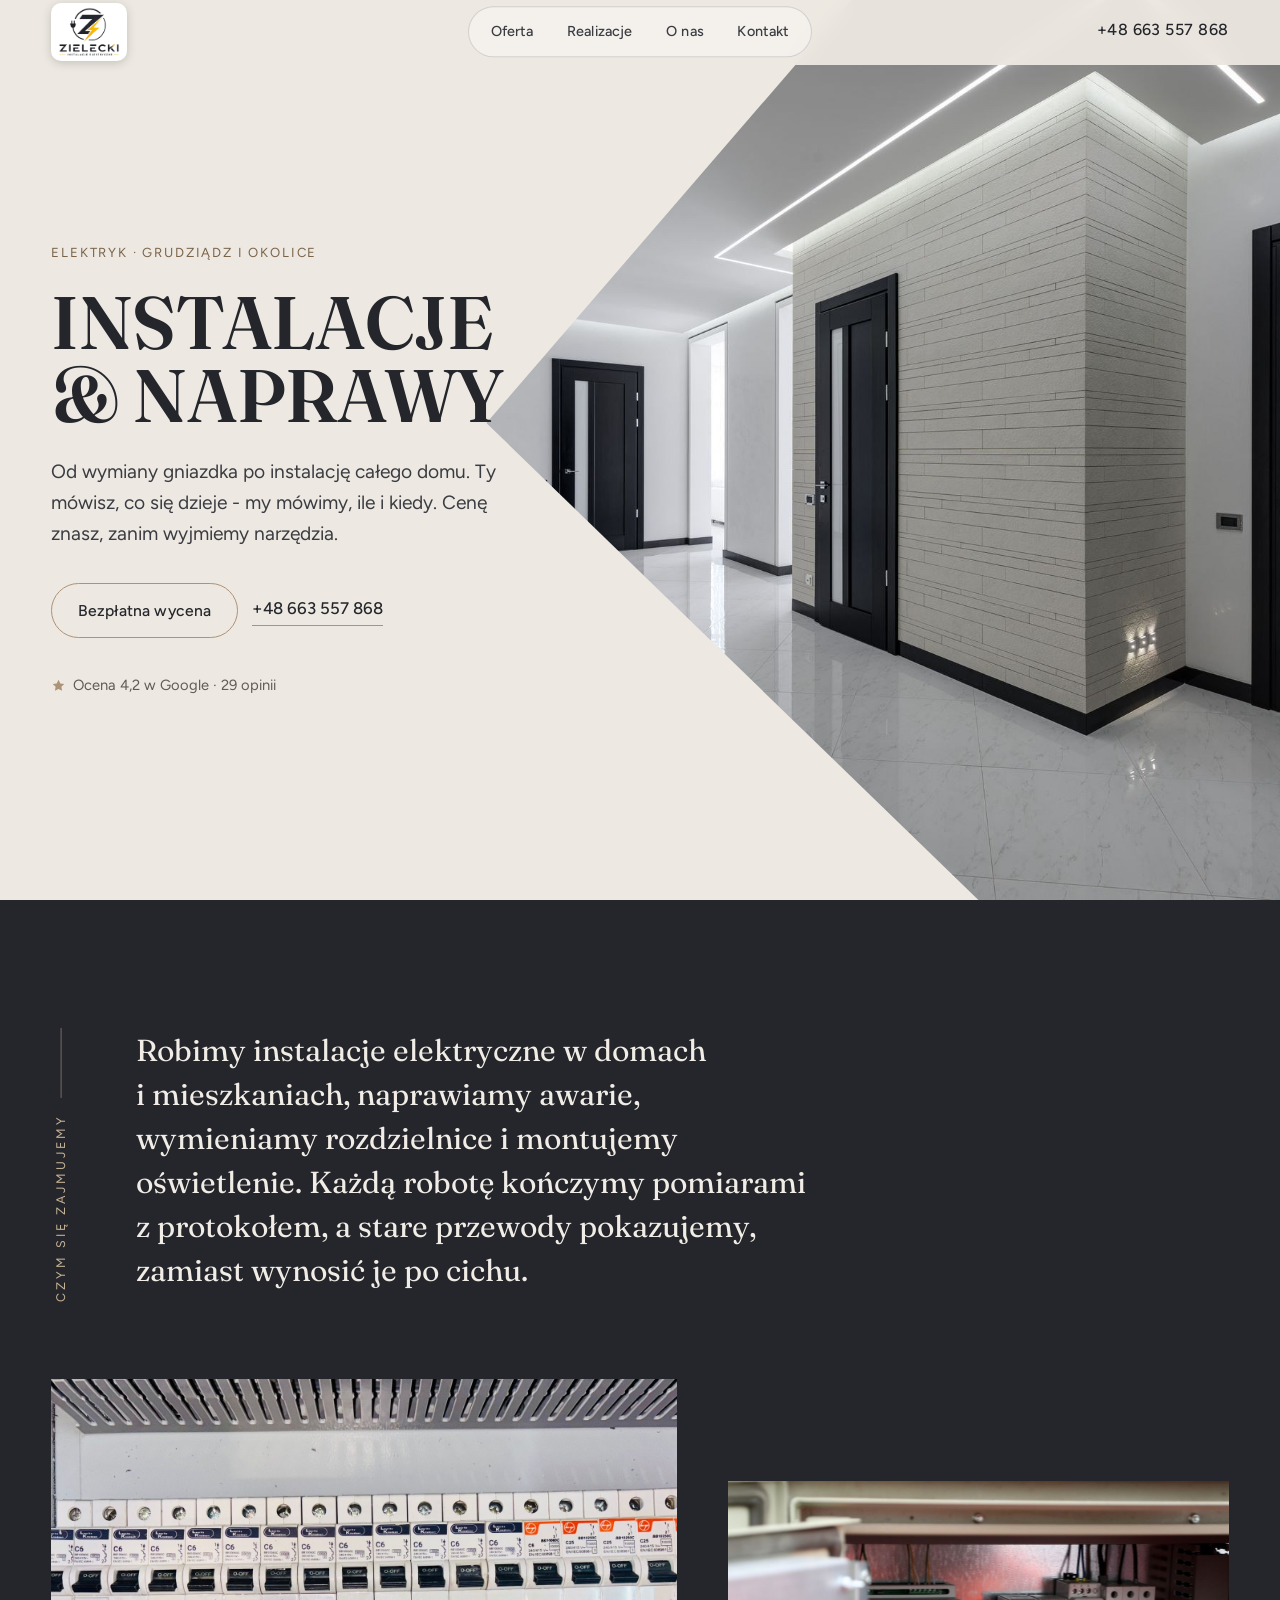
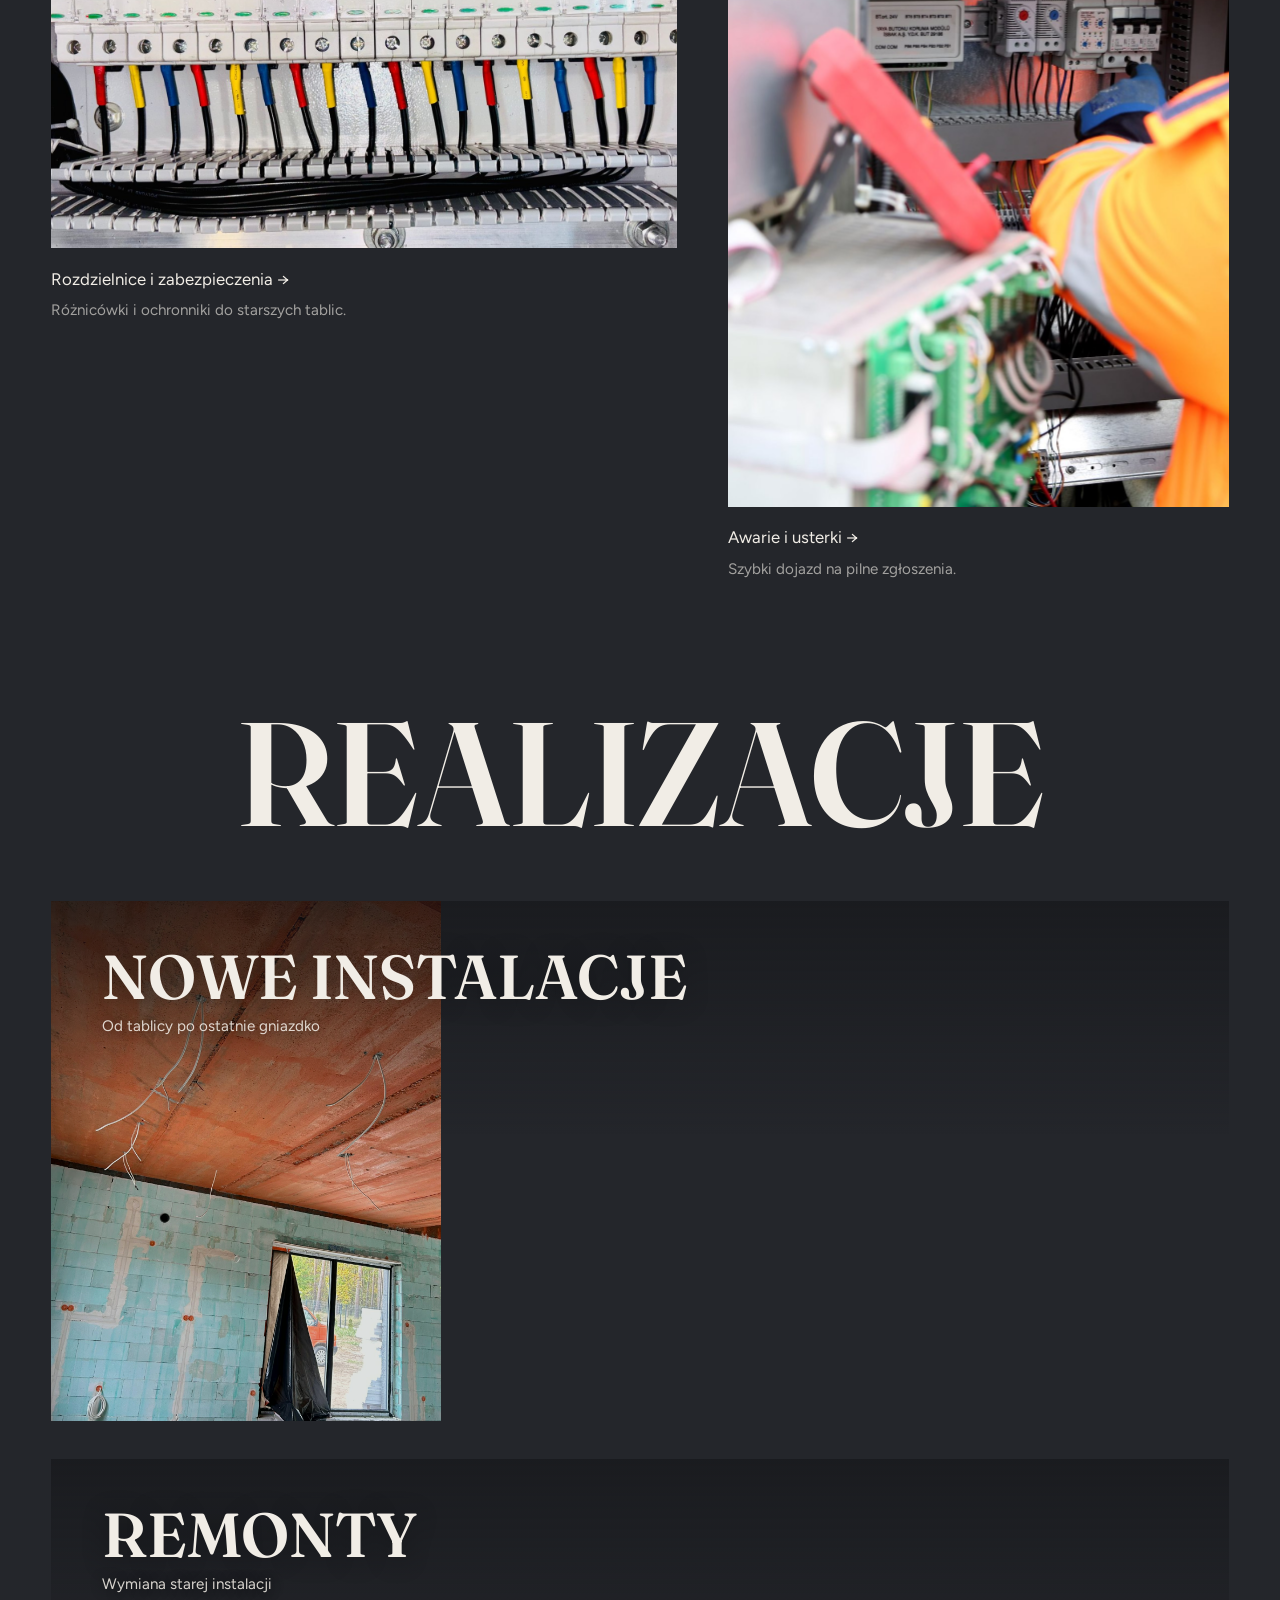
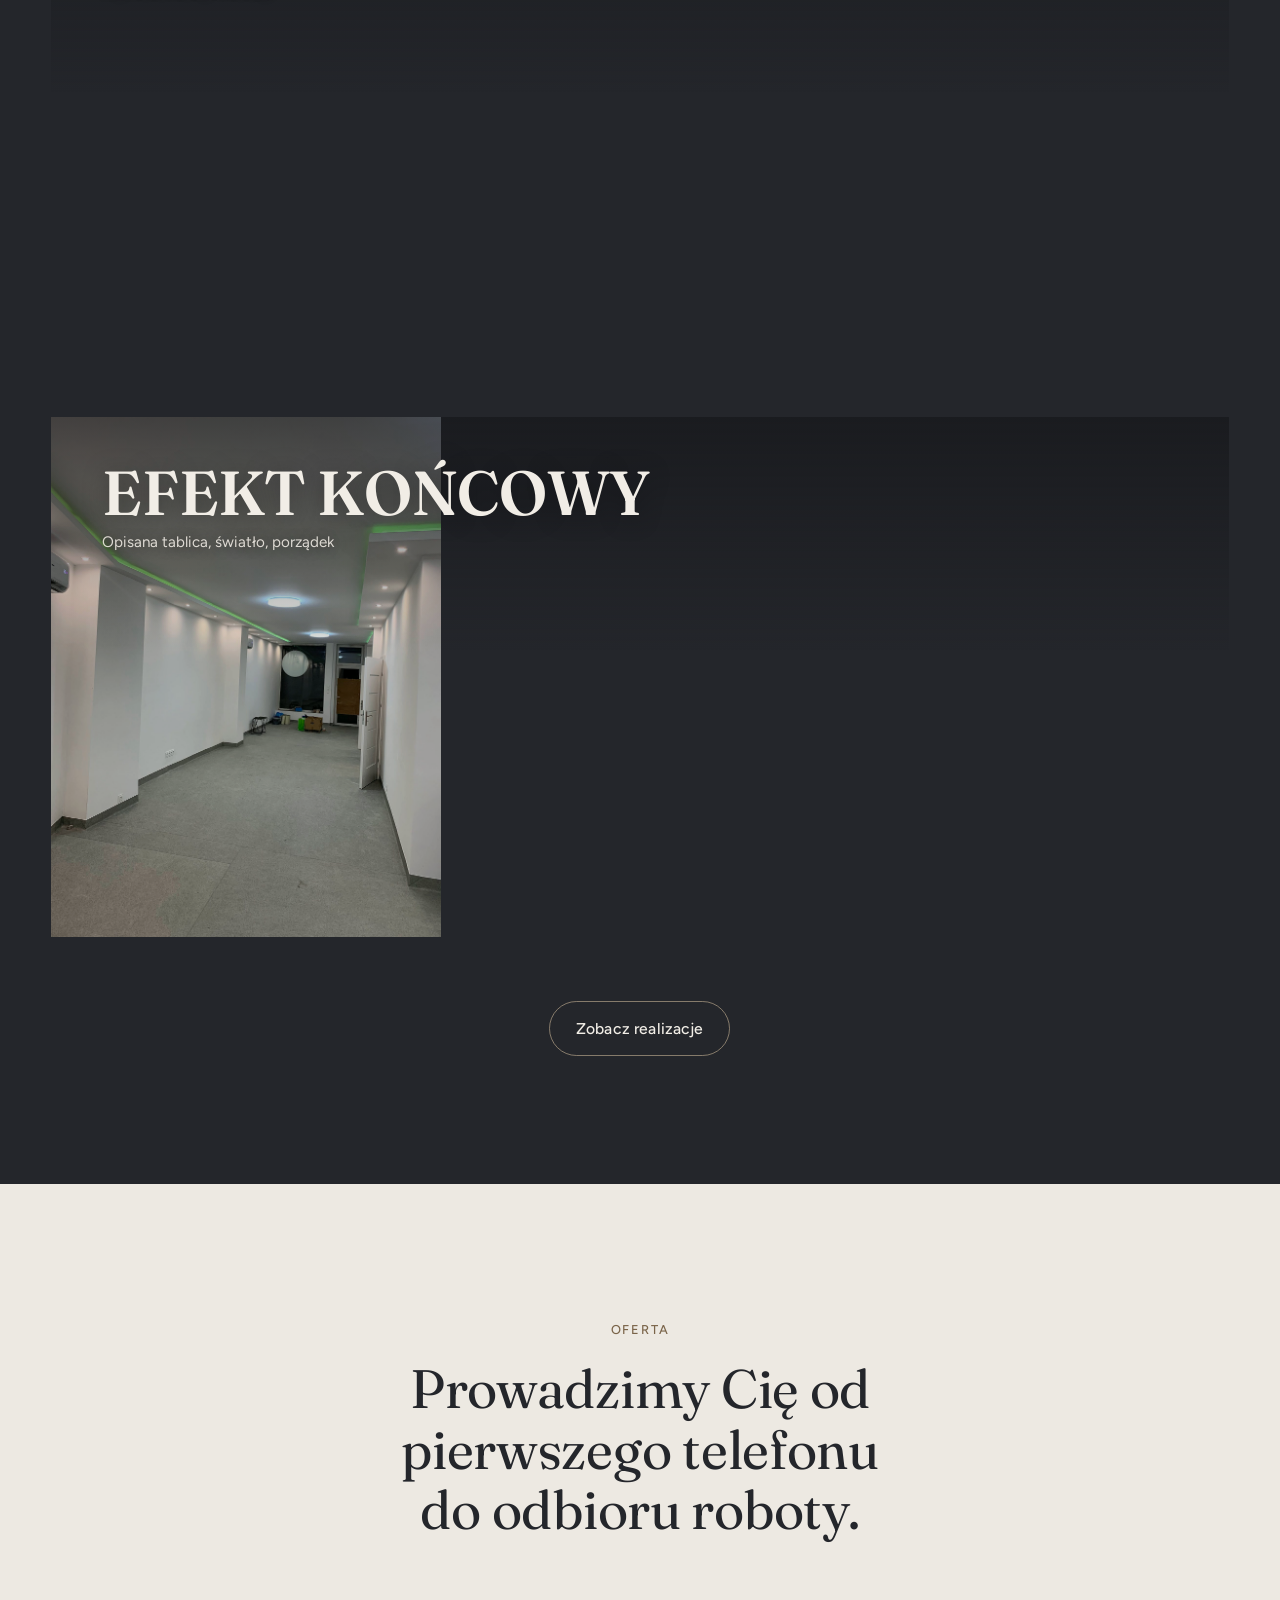
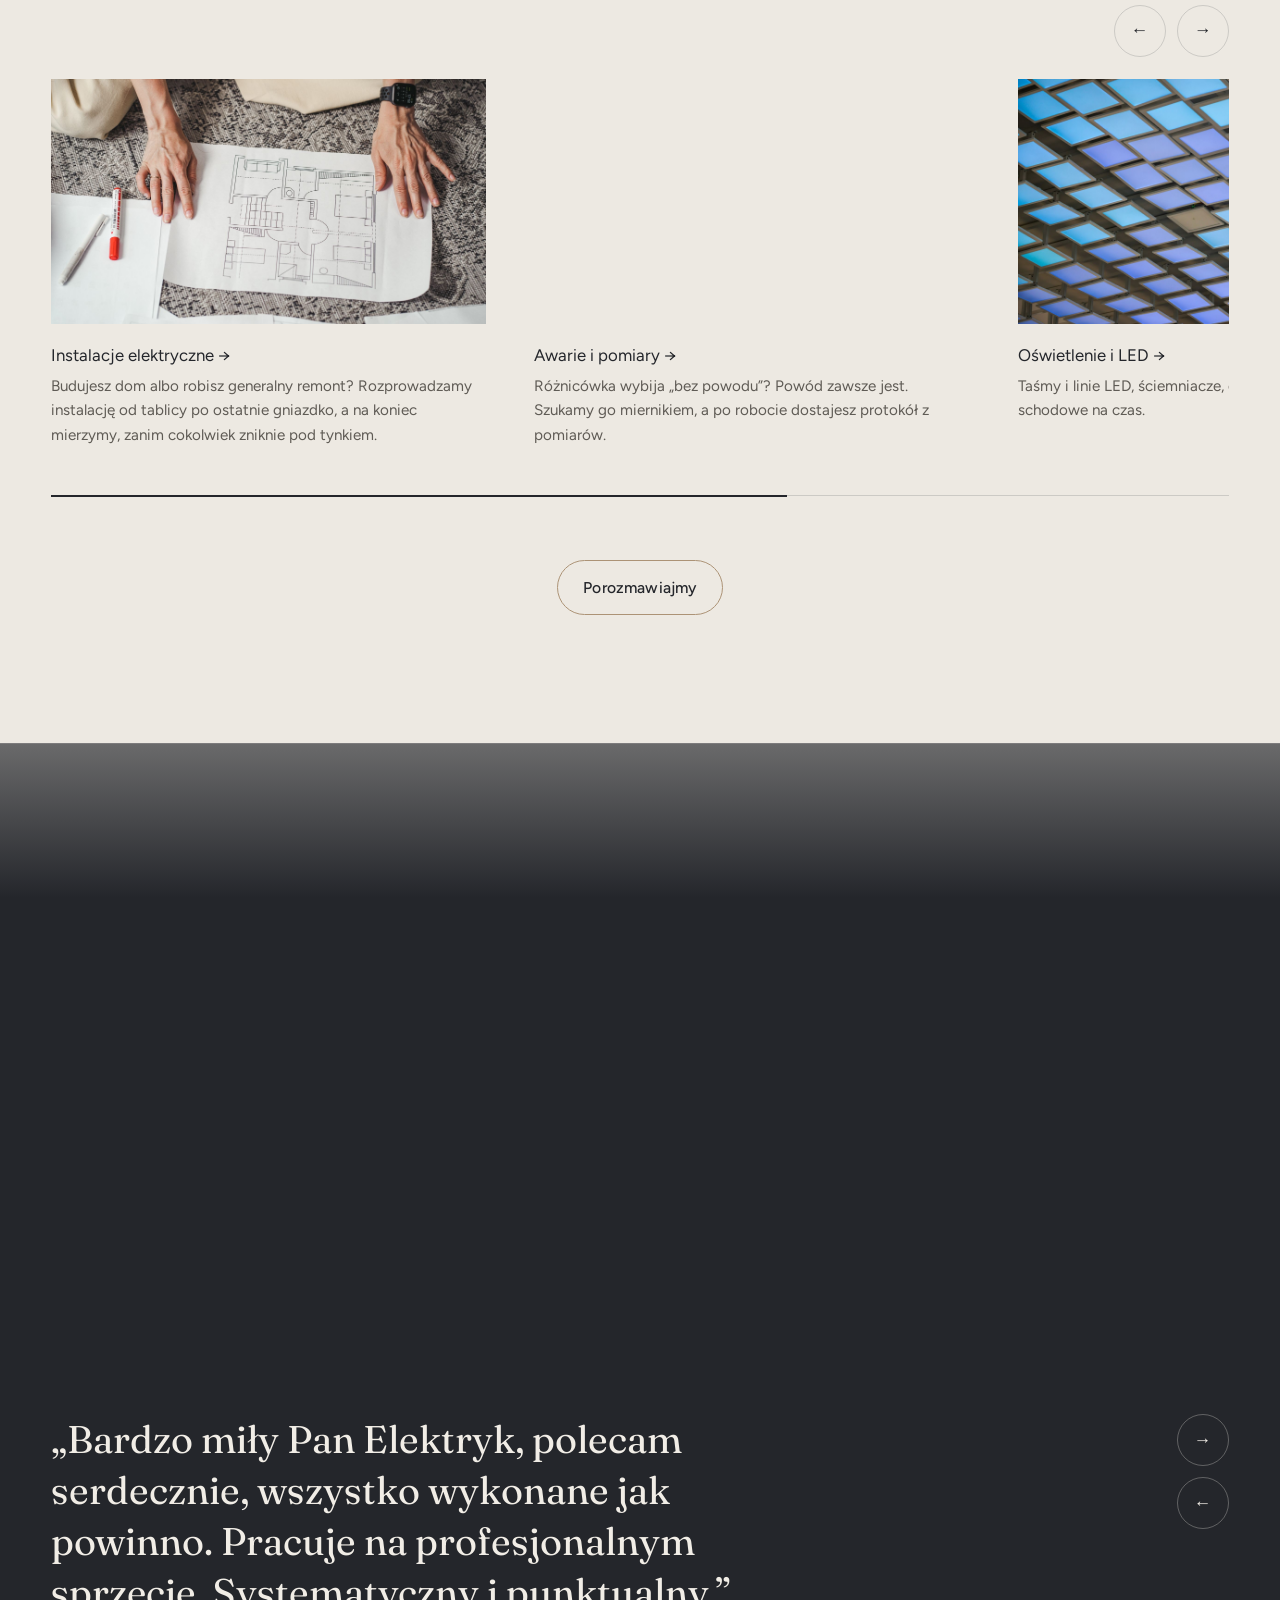
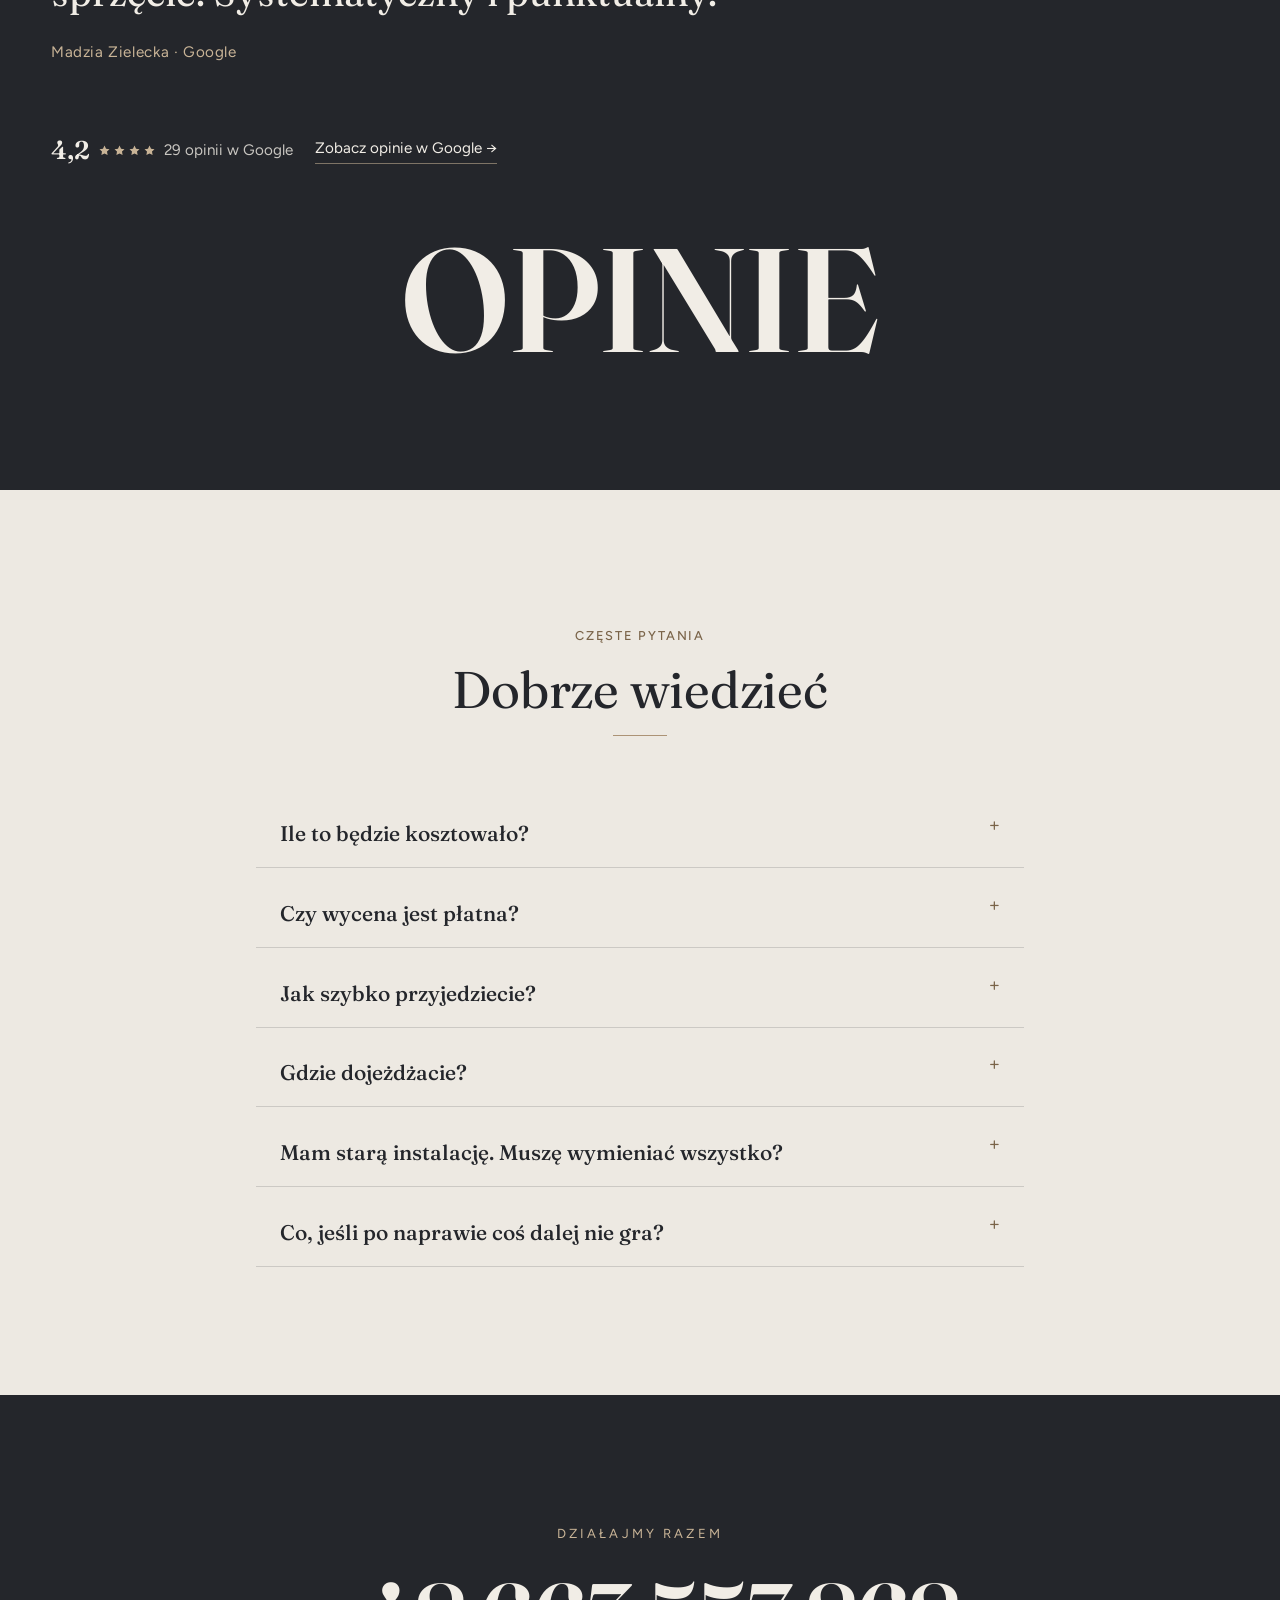
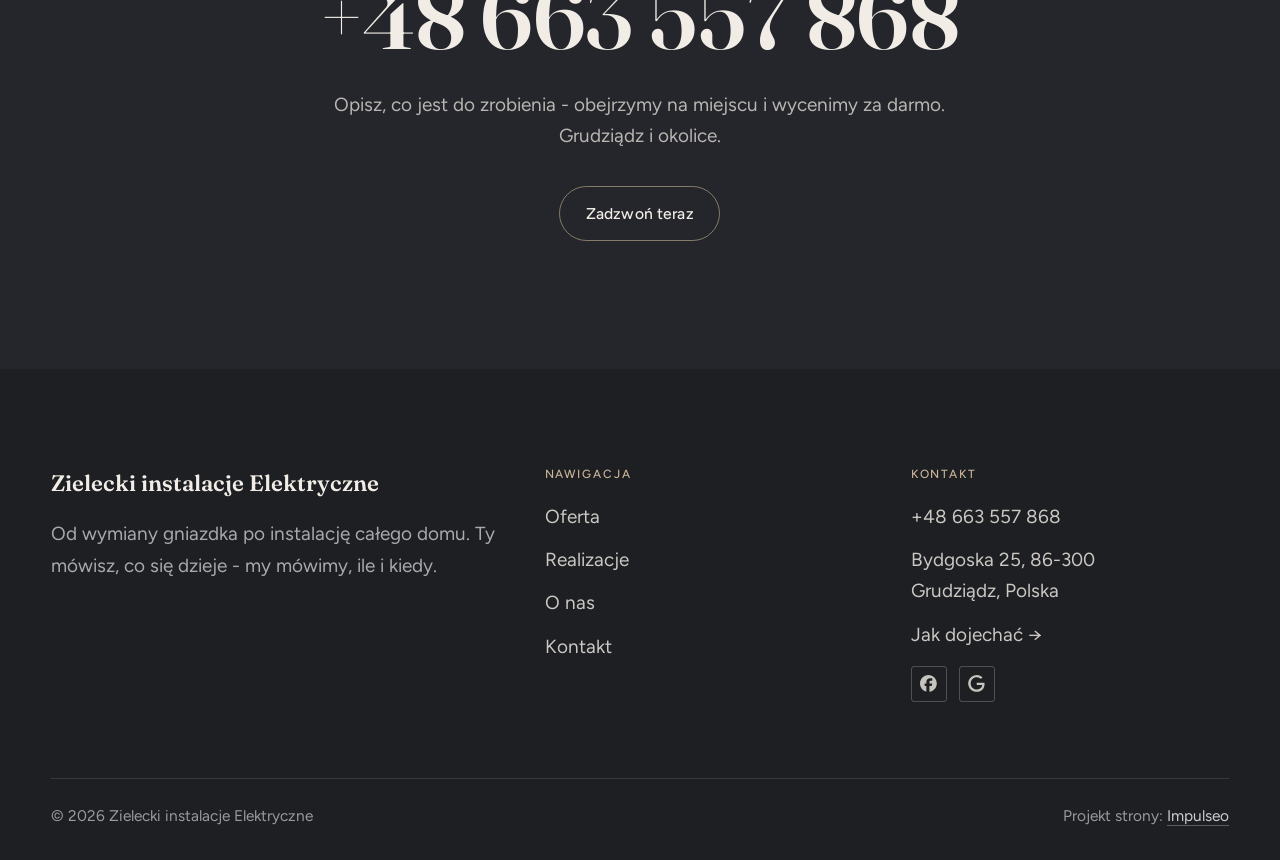
<file: index.html>
<!DOCTYPE html>
<html lang="pl">
<head>
<meta charset="UTF-8">
<meta name="viewport" content="width=device-width, initial-scale=1.0">
<title>Zielecki instalacje Elektryczne - elektryk, awarie i instalacje</title>
<meta name="description" content="Elektryk w Grudziądzu z dojazdem. Awarie, instalacje, rozdzielnice, oświetlenie, pomiary z protokołem. Cenę znasz przed robotą. Zadzwoń: +48 663 557 868.">
<link rel="canonical" href="https://kris20032.github.io/zielecki-instalacje-elektryczne/">
<meta name="robots" content="noindex, nofollow">
<meta property="og:type" content="website">
<meta property="og:locale" content="pl_PL">
<meta property="og:site_name" content="Zielecki instalacje Elektryczne">
<meta property="og:title" content="Zielecki instalacje Elektryczne - elektryk, awarie i instalacje">
<meta property="og:description" content="Elektryk w Grudziądzu z dojazdem. Awarie, instalacje, rozdzielnice, oświetlenie, pomiary z protokołem. Cenę znasz przed robotą. Zadzwoń: +48 663 557 868.">
<meta property="og:url" content="https://kris20032.github.io/zielecki-instalacje-elektryczne/">
<meta property="og:image" content="https://kris20032.github.io/zielecki-instalacje-elektryczne/img/og.jpg">
<meta property="og:image:width" content="1200">
<meta property="og:image:height" content="630">
<meta name="twitter:card" content="summary_large_image">
<script type="application/ld+json">{"@context": "https://schema.org", "@type": "Electrician", "name": "Zielecki instalacje Elektryczne", "url": "https://kris20032.github.io/zielecki-instalacje-elektryczne/", "telephone": "+48663557868", "image": "https://kris20032.github.io/zielecki-instalacje-elektryczne/img/og.jpg", "areaServed": "Grudziądz", "sameAs": ["https://maps.google.com/?cid=4950786226111756278&g_mp=Cidnb29nbGUubWFwcy5wbGFjZXMudjEuUGxhY2VzLlNlYXJjaFRleHQQAhgEIAA", "https://www.facebook.com/p/Zielecki-instalacje-elektryczne-100069673297757/"]}</script>
<link rel="preconnect" href="https://fonts.googleapis.com">
<link rel="preconnect" href="https://fonts.gstatic.com" crossorigin>
<link href="https://fonts.googleapis.com/css2?family=Fraunces:opsz,wght@9..144,400;9..144,500;9..144,600&family=Figtree:wght@400;500;600&display=swap" rel="stylesheet">
<link rel="stylesheet" href="assets/styles.css?v=295d6cc1">
<link rel="stylesheet" href="assets/klind.css?v=1">
<meta name="theme-color" content="#ede9e2">
</head>
<body>

<header class="nav">
  <div class="wrap nav-inner">
    <a class="brand brand-has-logo" href="index.html"><img class="brand-logo" src="img/logo.png" alt="Zielecki instalacje Elektryczne" width="615" height="501" decoding="async"></a>
    <nav class="nav-links">
      <a href="oferta.html">Oferta</a>
      <a href="realizacje.html">Realizacje</a>
      <a href="o-nas.html">O nas</a>
      <a href="kontakt.html">Kontakt</a>
      <a href="tel:+48663557868" class="btn btn-accent">Zadzwoń +48 663 557 868</a>
    </nav>
    <a class="k-navtel" href="tel:+48663557868">+48 663 557 868</a>
    <button class="nav-toggle" aria-label="Menu"><span></span><span></span><span></span></button>
  </div>
</header>

<main>
<section class="k-hero">
  <img class="k-hero-photo" src="img/hero.jpg" fetchpriority="high" alt="Jasny korytarz z liniowym oświetleniem LED w suficie" width="1880" height="1255">
  <div class="wrap">
    <div class="k-hero-copy reveal">
      <span class="k-lic">Elektryk · Grudziądz i okolice</span>
      <h1>Instalacje &amp; naprawy</h1>
      <p>Od wymiany gniazdka po instalację całego domu. Ty mówisz, co się dzieje - my mówimy, ile i kiedy. Cenę znasz, zanim wyjmiemy narzędzia.</p>
      <div class="k-hero-acts">
        <a href="kontakt.html" class="k-pill">Bezpłatna wycena</a>
        <a href="tel:+48663557868" class="k-hero-tel">+48 663 557 868</a>
      </div>
      <div class="k-hero-trust"><svg width="15" height="15" viewBox="0 0 24 24" aria-hidden="true"><path d="M12 2.8l2.85 5.8 6.4.93-4.63 4.5 1.1 6.37L12 17.4l-5.72 3 1.1-6.37-4.63-4.5 6.4-.93L12 2.8Z" fill="currentColor"/></svg> Ocena 4,2 w Google · 29 opinii</div>
    </div>
  </div>
</section>

<section class="k-dark k-sec">
  <div class="wrap">
    <div class="k-what reveal">
      <span class="k-vlabel">Czym się zajmujemy</span>
      <p class="k-what-txt">Robimy instalacje elektryczne w&nbsp;domach i&nbsp;mieszkaniach, naprawiamy awarie, wymieniamy rozdzielnice i&nbsp;montujemy oświetlenie. Każdą robotę kończymy pomiarami z&nbsp;protokołem, a&nbsp;stare przewody pokazujemy, zamiast wynosić je po cichu.</p>
    </div>
    <div class="k-cards">
      <a class="k-card reveal" href="oferta.html">
        <span class="k-card-img"><img src="img/g15.jpg" alt="Rozdzielnica z rzędem wyłączników nadprądowych" width="1880" height="1170" decoding="async"></span>
        <span class="k-card-t">Rozdzielnice i zabezpieczenia <span class="arr">→</span></span>
        <span class="k-card-s">Różnicówki i ochronniki do starszych tablic.</span>
      </a>
      <a class="k-card reveal" href="oferta.html">
        <span class="k-card-img"><img src="img/g13.jpg" alt="Elektryk przy szafie sterowniczej" width="1880" height="1253" decoding="async"></span>
        <span class="k-card-t">Awarie i usterki <span class="arr">→</span></span>
        <span class="k-card-s">Szybki dojazd na pilne zgłoszenia.</span>
      </a>
    </div>
  </div>
</section>

<section class="k-dark k-sec" style="padding-top:0">
  <div class="wrap">
    <h2 class="k-giant reveal">Realizacje</h2>
    <div class="k-work">
      <a class="k-proj reveal" href="realizacje.html">
        <img src="img/g3.jpg" alt="Przewody rozprowadzone pod stropem w stanie surowym" loading="lazy" width="1446" height="2004" decoding="async">
        <img src="img/g4.jpg" alt="Puszki i bruzdy w ścianie z bloczków" loading="lazy" width="1600" height="2844" decoding="async">
        <img src="img/g2.jpg" alt="Instalacja w trakcie wykończenia domu" loading="lazy" width="1600" height="2133" decoding="async">
        <h3 class="k-proj-name">Nowe instalacje</h3>
        <span class="k-proj-sub">Od tablicy po ostatnie gniazdko</span>
      </a>
      <a class="k-proj reveal" href="realizacje.html">
        <img src="img/g6.jpg" alt="Bruzdy pod nowe przewody w remontowanym pokoju" loading="lazy" width="1600" height="2133" decoding="async">
        <img src="img/g7.jpg" alt="Nowe przewody w ścianie i suficie przed tynkowaniem" loading="lazy" width="1600" height="2133" decoding="async">
        <img src="img/g8.jpg" alt="Wymiana instalacji w starym mieszkaniu" loading="lazy" width="1600" height="2133" decoding="async">
        <h3 class="k-proj-name">Remonty</h3>
        <span class="k-proj-sub">Wymiana starej instalacji</span>
      </a>
      <a class="k-proj reveal" href="realizacje.html">
        <img src="img/g1.jpg" alt="Korytarz z oświetleniem LED po skończonej robocie" loading="lazy" width="1600" height="2133" decoding="async">
        <img src="img/about.jpg" alt="Opisana rozdzielnica z różnicówką i ochronnikiem" loading="lazy" width="1538" height="2072" decoding="async">
        <img src="img/g5.jpg" alt="Przewody w rurkach natynkowych w łazience" loading="lazy" width="1438" height="1996" decoding="async">
        <h3 class="k-proj-name">Efekt końcowy</h3>
        <span class="k-proj-sub">Opisana tablica, światło, porządek</span>
      </a>
    </div>
    <div class="k-center reveal"><a href="realizacje.html" class="k-pill">Zobacz realizacje</a></div>
  </div>
</section>

<section class="k-sec">
  <div class="wrap">
    <div class="k-svc-head reveal">
      <span class="eyebrow">Oferta</span>
      <h2>Prowadzimy Cię od pierwszego telefonu do odbioru roboty.</h2>
    </div>
    <div class="k-car" data-k-car>
      <div class="k-car-nav"><button class="k-arrow" type="button" data-k-prev aria-label="Poprzednie">←</button><button class="k-arrow" type="button" data-k-next aria-label="Następne">→</button></div>
      <div class="k-track">
        <a class="k-slide" href="oferta.html"><span class="k-card-img"><img src="img/g10.jpg" alt="Planowanie instalacji na rzucie domu" loading="lazy" width="1880" height="1253" decoding="async"></span><span class="k-card-t">Instalacje elektryczne <span class="arr">→</span></span><span class="k-card-s">Budujesz dom albo robisz generalny remont? Rozprowadzamy instalację od tablicy po ostatnie gniazdko, a na koniec mierzymy, zanim cokolwiek zniknie pod tynkiem.</span></a>
        <a class="k-slide" href="oferta.html"><span class="k-card-img"><img src="img/g9.jpg" alt="Pomiar miernikiem w szafie elektrycznej" loading="lazy" width="1880" height="992" decoding="async"></span><span class="k-card-t">Awarie i pomiary <span class="arr">→</span></span><span class="k-card-s">Różnicówka wybija „bez powodu”? Powód zawsze jest. Szukamy go miernikiem, a po robocie dostajesz protokół z pomiarów.</span></a>
        <a class="k-slide" href="oferta.html"><span class="k-card-img"><img src="img/g12.jpg" alt="Sufit z oświetleniem LED" loading="lazy" width="1880" height="1254" decoding="async"></span><span class="k-card-t">Oświetlenie i LED <span class="arr">→</span></span><span class="k-card-s">Taśmy i linie LED, ściemniacze, czujniki zmierzchu, oświetlenie schodowe na czas.</span></a>
        <a class="k-slide" href="oferta.html"><span class="k-card-img"><img src="img/g11.jpg" alt="Wnętrze rozdzielnicy z listwą zaciskową" loading="lazy" width="1880" height="1253" decoding="async"></span><span class="k-card-t">Gniazdka i osprzęt <span class="arr">→</span></span><span class="k-card-s">Grzejące się gniazdko albo włącznik, który łapie co drugi raz, to poluzowany zacisk. Od tego zaczynają się nadpalone puszki.</span></a>
      </div>
      <div class="k-prog" aria-hidden="true"><i></i></div>
    </div>
    <div class="k-center reveal"><a href="kontakt.html" class="k-pill">Porozmawiajmy</a></div>
  </div>
</section>

<section class="stopklatka k-stk" aria-hidden="true"><div class="stk-bg" style="background-image:url(img/g14.jpg)"></div></section>

<section class="k-dark k-sec" style="padding-top:clamp(2rem,4vw,4rem)">
  <div class="wrap">
    <div class="k-rev reveal" data-k-rev>
      <div class="k-quotes">
        <figure class="k-quote on"><blockquote>„Bardzo miły Pan Elektryk, polecam serdecznie, wszystko wykonane jak powinno. Pracuje na profesjonalnym sprzęcie. Systematyczny i punktualny.”</blockquote><figcaption>Madzia Zielecka · Google</figcaption></figure>
        <figure class="k-quote"><blockquote>„Pełen profesjonalizm. Wszystko wytłumaczył i dokonał niezbędnych napraw. Szybko, sprawnie i rzetelnie. Polecam!”</blockquote><figcaption>Niki Nikt · Google</figcaption></figure>
        <figure class="k-quote"><blockquote>„Z całą świadomością polecam Mateusza jako profesjonalistę i gościa, który zna się na swojej robocie.”</blockquote><figcaption>Jerzy Waszak · Google</figcaption></figure>
      </div>
      <div class="k-rev-nav"><button class="k-arrow" type="button" data-k-rnext aria-label="Następna opinia">→</button><button class="k-arrow" type="button" data-k-rprev aria-label="Poprzednia opinia">←</button></div>
    </div>
    <div class="k-rev-meta reveal">
      <span class="k-rev-score"><b>4,2</b><span class="st"><svg width="13" height="13" viewBox="0 0 24 24" aria-hidden="true"><path d="M12 2.8l2.85 5.8 6.4.93-4.63 4.5 1.1 6.37L12 17.4l-5.72 3 1.1-6.37-4.63-4.5 6.4-.93L12 2.8Z" fill="currentColor"/></svg><svg width="13" height="13" viewBox="0 0 24 24" aria-hidden="true"><path d="M12 2.8l2.85 5.8 6.4.93-4.63 4.5 1.1 6.37L12 17.4l-5.72 3 1.1-6.37-4.63-4.5 6.4-.93L12 2.8Z" fill="currentColor"/></svg><svg width="13" height="13" viewBox="0 0 24 24" aria-hidden="true"><path d="M12 2.8l2.85 5.8 6.4.93-4.63 4.5 1.1 6.37L12 17.4l-5.72 3 1.1-6.37-4.63-4.5 6.4-.93L12 2.8Z" fill="currentColor"/></svg><svg width="13" height="13" viewBox="0 0 24 24" aria-hidden="true"><path d="M12 2.8l2.85 5.8 6.4.93-4.63 4.5 1.1 6.37L12 17.4l-5.72 3 1.1-6.37-4.63-4.5 6.4-.93L12 2.8Z" fill="currentColor"/></svg></span> 29 opinii w Google</span>
      <a href="https://maps.google.com/?cid=4950786226111756278" target="_blank" rel="noopener">Zobacz opinie w Google →</a>
    </div>
    <h2 class="k-giant k-giant-end reveal">Opinie</h2>
  </div>
</section>

<section class="faq-klinika k-faq k-sec">
  <div class="wrap">
    <div class="head center reveal">
      <span class="eyebrow">Częste pytania</span>
      <h2>Dobrze wiedzieć</h2>
    </div>
    <div class="faq-list">
      <details class="faq-item reveal"><summary>Ile to będzie kosztowało?</summary><p>Zależy, co się dzieje - dlatego wypytujemy przez telefon i od razu podajemy widełki. Ostateczną cenę ustalamy przy oględzinach, zanim zaczniemy.</p></details>
      <details class="faq-item reveal"><summary>Czy wycena jest płatna?</summary><p>Za obejrzenie i wycenę nie bierzemy pieniędzy. Płacisz za robotę, nie za rozmowę o niej.</p></details>
      <details class="faq-item reveal"><summary>Jak szybko przyjedziecie?</summary><p>Brak prądu w całym domu to pilny wyjazd - przestawiamy grafik. Dołożenie gniazdka spokojnie poczeka na umówiony termin.</p></details>
      <details class="faq-item reveal"><summary>Gdzie dojeżdżacie?</summary><p>Grudziądz i okolice. Nie wiesz, czy dojedziemy? Zadzwoń i podaj adres - jak nie dojeżdżamy, powiemy od razu.</p></details>
      <details class="faq-item reveal"><summary>Mam starą instalację. Muszę wymieniać wszystko?</summary><p>Niekoniecznie. Najpierw pomiary - one pokazują, co naprawdę jest groźne, a co jeszcze posłuży. Czasem wystarczy nowa tablica i osobny obwód do kuchni.</p></details>
      <details class="faq-item reveal"><summary>Co, jeśli po naprawie coś dalej nie gra?</summary><p>Wracamy i mierzymy jeszcze raz. Nasza wina - poprawiamy za darmo; wyszło coś nowego - mówimy wprost, co i za ile.</p></details>
    </div>
  </div>
</section>

<section class="k-dark k-sec k-together">
  <div class="wrap reveal">
    <span class="k-small">Działajmy razem</span>
    <a class="k-bigtel" href="tel:+48663557868">+48 663 557 868</a>
    <p>Opisz, co jest do zrobienia - obejrzymy na miejscu i wycenimy za darmo. Grudziądz i okolice.</p>
    <a href="tel:+48663557868" class="k-pill">Zadzwoń teraz</a>
  </div>
</section>
</main>

<footer>
  <div class="wrap">
    <div class="foot-grid">
      <div class="foot-brand">
        <div class="name">Zielecki instalacje Elektryczne</div>
        <p>Od wymiany gniazdka po instalację całego domu. Ty mówisz, co się dzieje - my mówimy, ile i kiedy.</p>
      </div>
      <div class="foot-col">
        <h4>Nawigacja</h4>
        <a href="oferta.html">Oferta</a>
        <a href="realizacje.html">Realizacje</a>
        <a href="o-nas.html">O nas</a>
        <a href="kontakt.html">Kontakt</a>
      </div>
      <div class="foot-col">
        <h4>Kontakt</h4>
        <a href="tel:+48663557868">+48 663 557 868</a>
        <p>Bydgoska 25, 86-300 Grudziądz, Polska</p>
        <a href="https://maps.google.com/?cid=4950786226111756278&g_mp=Cidnb29nbGUubWFwcy5wbGFjZXMudjEuUGxhY2VzLlNlYXJjaFRleHQQAhgEIAA" target="_blank" rel="noopener">Jak dojechać →</a>
      <div class="foot-soc">
        <a class="soc" href="https://www.facebook.com/p/Zielecki-instalacje-elektryczne-100069673297757/" target="_blank" rel="noopener" aria-label="Facebook - Zielecki instalacje Elektryczne"><svg viewBox="0 0 24 24" aria-hidden="true" focusable="false"><path d="M9.101 23.691v-7.98H6.627v-3.667h2.474v-1.58c0-4.085 1.848-5.978 5.858-5.978.401 0 .955.042 1.468.103a8.68 8.68 0 0 1 1.141.195v3.325a8.623 8.623 0 0 0-.653-.036 26.805 26.805 0 0 0-.733-.009c-.707 0-1.259.096-1.675.309a1.686 1.686 0 0 0-.679.622c-.258.42-.374.995-.374 1.752v1.297h3.919l-.386 2.103-.287 1.564h-3.246v8.245C19.396 23.238 24 18.179 24 12.044c0-6.627-5.373-12-12-12s-12 5.373-12 12c0 5.628 3.874 10.35 9.101 11.647Z" fill="currentColor"/></svg></a>
        <a class="soc" href="https://maps.google.com/?cid=4950786226111756278&g_mp=Cidnb29nbGUubWFwcy5wbGFjZXMudjEuUGxhY2VzLlNlYXJjaFRleHQQAhgEIAA" target="_blank" rel="noopener" aria-label="Google - Zielecki instalacje Elektryczne"><svg viewBox="0 0 24 24" aria-hidden="true" focusable="false"><path d="M12.48 10.92v3.28h7.84c-.24 1.84-.853 3.187-1.787 4.133-1.147 1.147-2.933 2.4-6.053 2.4-4.827 0-8.6-3.893-8.6-8.72s3.773-8.72 8.6-8.72c2.6 0 4.507 1.027 5.907 2.347l2.307-2.307C18.747 1.44 16.133 0 12.48 0 5.867 0 .307 5.387.307 12s5.56 12 12.173 12c3.573 0 6.267-1.173 8.373-3.36 2.16-2.16 2.84-5.213 2.84-7.667 0-.76-.053-1.467-.173-2.053H12.48z" fill="currentColor"/></svg></a>
      </div>
      </div>
    </div>
    <div class="foot-bot">
      <span>© 2026 Zielecki instalacje Elektryczne</span>
      <span>Projekt strony: <a class="foot-credit" href="https://impulseo.pl" target="_blank" rel="noopener">Impulseo</a></span>
    </div>
  </div>
</footer>
<div class="sticky-call"><a class="sc-call" href="tel:+48663557868"><svg class="ico-tel" width="16" height="16" viewBox="0 0 24 24" fill="none" aria-hidden="true"><path d="M6.6 10.8a15.5 15.5 0 0 0 6.6 6.6l2.2-2.2a1 1 0 0 1 1-.24 11.4 11.4 0 0 0 3.6.58 1 1 0 0 1 1 1V20a1 1 0 0 1-1 1A17 17 0 0 1 3 4a1 1 0 0 1 1-1h3.5a1 1 0 0 1 1 1c0 1.25.2 2.46.58 3.6a1 1 0 0 1-.25 1l-2.23 2.2Z" fill="currentColor"/></svg> Zadzwoń</a><a class="sc-quote" href="kontakt.html">Wyślij zdjęcie usterki</a></div>
<div class="demo-wazne" data-do="2026-10-12" data-cykl="3" hidden><svg class="dw-ico" width="13" height="13" viewBox="0 0 24 24" fill="none" aria-hidden="true"><circle cx="12" cy="12" r="8.6" stroke="currentColor" stroke-width="1.8"/><path d="M12 7.2V12l3.3 2" stroke="currentColor" stroke-width="1.8" stroke-linecap="round"/></svg><span class="dw-txt"></span></div>

<script src="assets/main.js"></script>
<script src="assets/klind.js"></script>
</body>
</html>
</file>
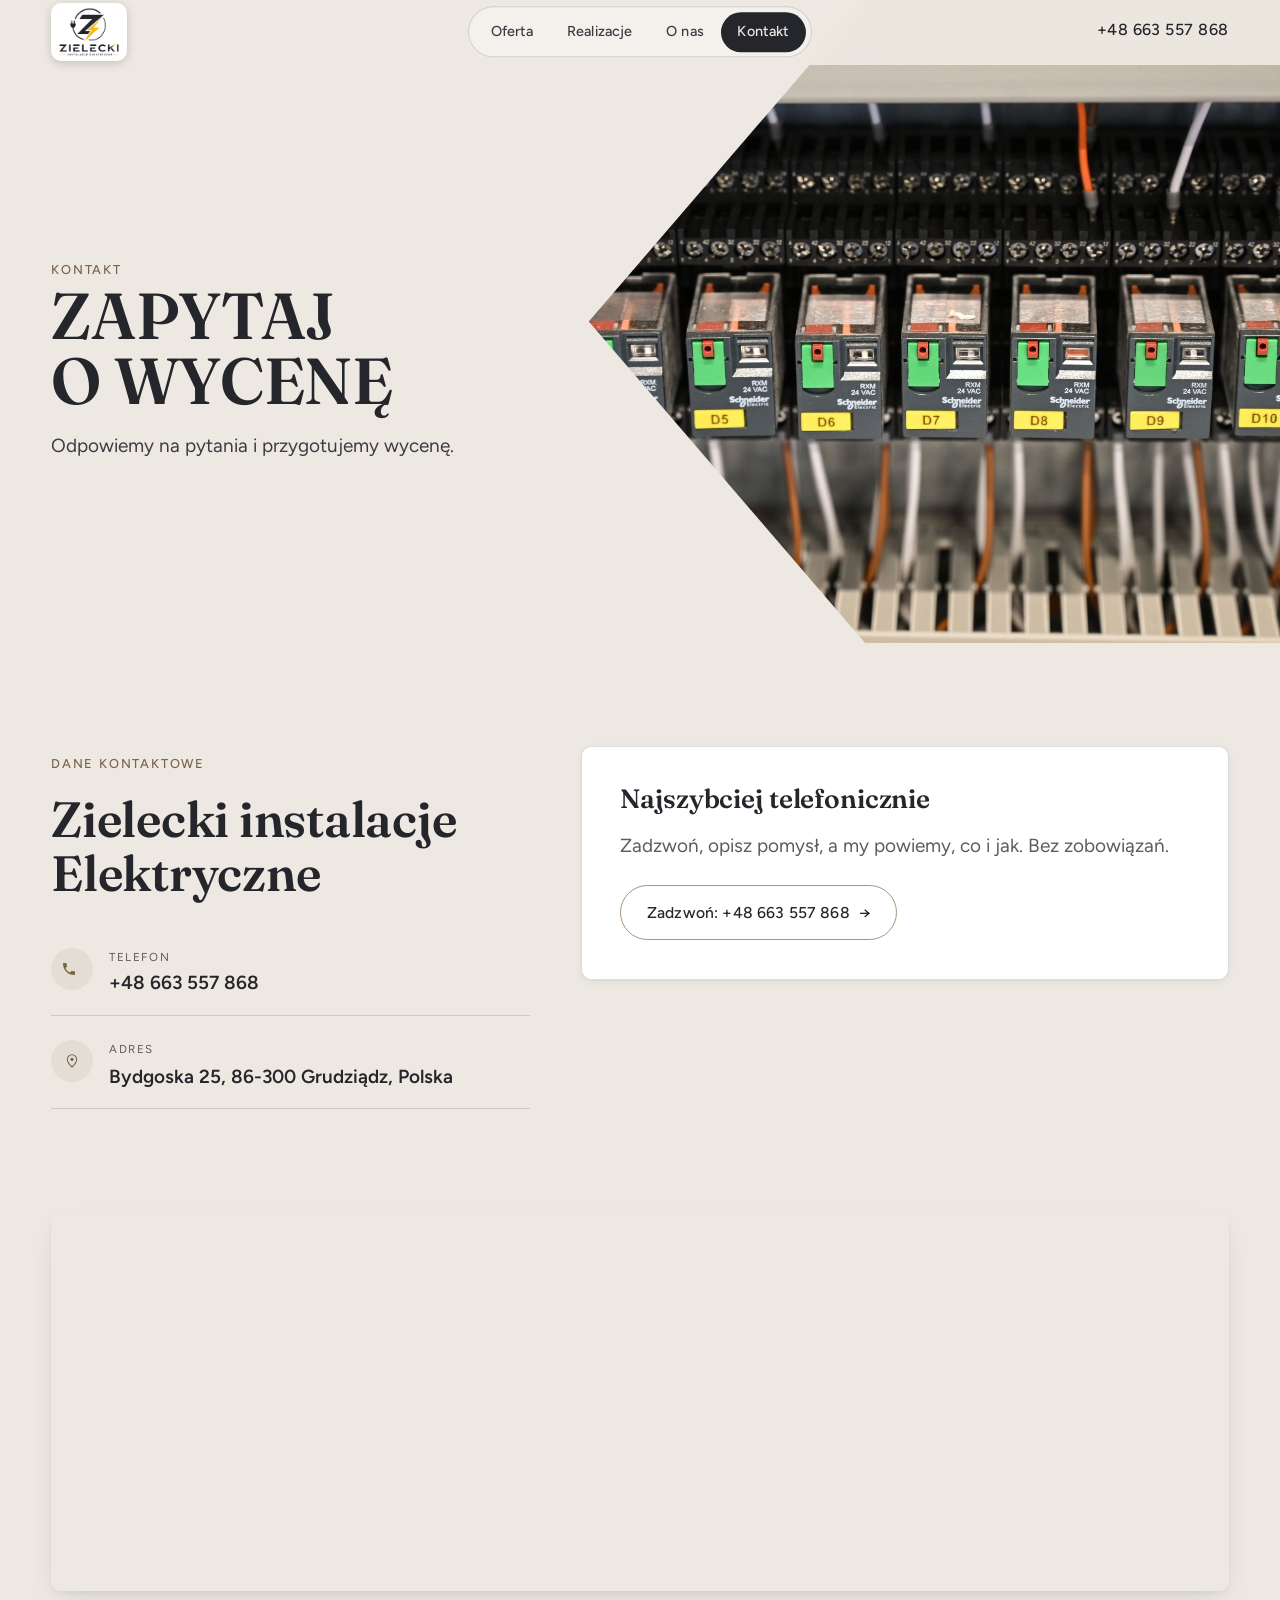
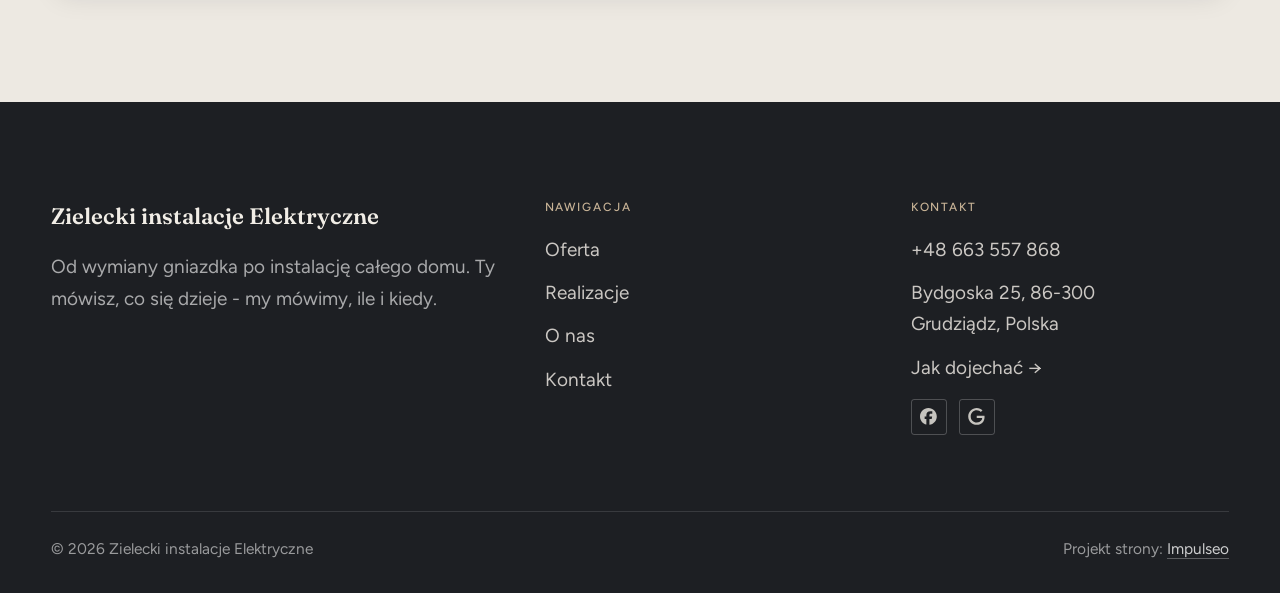
<file: kontakt.html>
<!DOCTYPE html>
<html lang="pl">
<head>
<meta charset="UTF-8">
<meta name="viewport" content="width=device-width, initial-scale=1.0">
<title>Kontakt - Zielecki instalacje Elektryczne</title>
<meta name="description" content="Kontakt Zielecki instalacje Elektryczne - Bydgoska 25, 86-300 Grudziądz, Polska">
<link rel="canonical" href="https://kris20032.github.io/zielecki-instalacje-elektryczne/kontakt.html">
<meta name="robots" content="noindex, nofollow">
<meta property="og:type" content="website">
<meta property="og:locale" content="pl_PL">
<meta property="og:site_name" content="Zielecki instalacje Elektryczne">
<meta property="og:title" content="Kontakt - Zielecki instalacje Elektryczne">
<meta property="og:description" content="Kontakt Zielecki instalacje Elektryczne - Bydgoska 25, 86-300 Grudziądz, Polska">
<meta property="og:url" content="https://kris20032.github.io/zielecki-instalacje-elektryczne/kontakt.html">
<meta property="og:image" content="https://kris20032.github.io/zielecki-instalacje-elektryczne/img/og.jpg">
<meta property="og:image:width" content="1200">
<meta property="og:image:height" content="630">
<meta name="twitter:card" content="summary_large_image">
<link rel="preconnect" href="https://fonts.googleapis.com">
<link rel="preconnect" href="https://fonts.gstatic.com" crossorigin>
<link href="https://fonts.googleapis.com/css2?family=Fraunces:opsz,wght@9..144,400;9..144,500;9..144,600&family=Figtree:wght@400;500;600&display=swap" rel="stylesheet">
<link rel="stylesheet" href="assets/styles.css?v=295d6cc1">
<link rel="stylesheet" href="assets/klind.css?v=1">
<meta name="theme-color" content="#ede9e2">
</head>
<body>

<header class="nav">
  <div class="wrap nav-inner">
    <a class="brand brand-has-logo" href="index.html"><img class="brand-logo" src="img/logo.png" alt="Zielecki instalacje Elektryczne" width="615" height="501" decoding="async"></a>
    <nav class="nav-links">
      <a href="oferta.html">Oferta</a>
      <a href="realizacje.html">Realizacje</a>
      <a href="o-nas.html">O nas</a>
      <a href="kontakt.html" class="active" aria-current="page">Kontakt</a>
      <a href="tel:+48663557868" class="btn btn-accent">Zadzwoń +48 663 557 868</a>
    </nav>
    <a class="k-navtel" href="tel:+48663557868">+48 663 557 868</a>
    <button class="nav-toggle" aria-label="Menu"><span></span><span></span><span></span></button>
  </div>
</header>

<main>
<section class="pagehead">
  <img src="img/g14.jpg" alt="Zielecki instalacje Elektryczne - Zapytaj o wycenę" width="1880" height="1251" decoding="async">
  <div class="wrap">
    <span class="eyebrow">Kontakt</span>
    <h1>Zapytaj o wycenę</h1>
    <p>Odpowiemy na pytania i przygotujemy wycenę.</p>
  </div>
</section>
<section>
  <div class="wrap contact-grid">
    <div class="reveal">
      <span class="eyebrow">Dane kontaktowe</span>
      <h2 style="margin:var(--space-4) 0 var(--space-6)">Zielecki instalacje Elektryczne</h2>
      <div class="info-list">
        <div class="info-row"><div class="ic"><svg class="ico-tel" width="16" height="16" viewBox="0 0 24 24" fill="none" aria-hidden="true"><path d="M6.6 10.8a15.5 15.5 0 0 0 6.6 6.6l2.2-2.2a1 1 0 0 1 1-.24 11.4 11.4 0 0 0 3.6.58 1 1 0 0 1 1 1V20a1 1 0 0 1-1 1A17 17 0 0 1 3 4a1 1 0 0 1 1-1h3.5a1 1 0 0 1 1 1c0 1.25.2 2.46.58 3.6a1 1 0 0 1-.25 1l-2.23 2.2Z" fill="currentColor"/></svg></div><div><div class="lbl">Telefon</div><a class="val" href="tel:+48663557868">+48 663 557 868</a></div></div>
        <div class="info-row"><div class="ic"><svg class="ico-pin" width="16" height="16" viewBox="0 0 24 24" fill="none" aria-hidden="true"><path d="M12 21s7-6.1 7-11.5A7 7 0 0 0 5 9.5C5 14.9 12 21 12 21Z" stroke="currentColor" stroke-width="1.6" fill="none"/><circle cx="12" cy="9.5" r="2.4" fill="currentColor"/></svg></div><div><div class="lbl">Adres</div><div class="val">Bydgoska 25, 86-300 Grudziądz, Polska</div></div></div>
      </div>
    </div>
    <div class="reveal">
      <div class="form">
        <h3 style="margin-bottom:var(--space-4)">Najszybciej telefonicznie</h3>
        <p class="muted" style="margin-bottom:var(--space-5)">Zadzwoń, opisz pomysł, a my powiemy, co i jak. Bez zobowiązań.</p>
        <a href="tel:+48663557868" class="btn btn-accent" style="justify-content:center">Zadzwoń: +48 663 557 868 <span class="arr">→</span></a>
      </div>
    </div>
  </div>
</section>
<section style="padding-top:0">
  <div class="wrap reveal">
    <iframe class="map" title="Zielecki instalacje Elektryczne - Grudziądz" src="https://maps.google.com/maps?q=53.4748851%2C18.7412002&z=15&output=embed" loading="lazy" referrerpolicy="no-referrer-when-downgrade"></iframe>
  </div>
</section>
</main>

<footer>
  <div class="wrap">
    <div class="foot-grid">
      <div class="foot-brand">
        <div class="name">Zielecki instalacje Elektryczne</div>
        <p>Od wymiany gniazdka po instalację całego domu. Ty mówisz, co się dzieje - my mówimy, ile i kiedy.</p>
      </div>
      <div class="foot-col">
        <h4>Nawigacja</h4>
        <a href="oferta.html">Oferta</a>
        <a href="realizacje.html">Realizacje</a>
        <a href="o-nas.html">O nas</a>
        <a href="kontakt.html">Kontakt</a>
      </div>
      <div class="foot-col">
        <h4>Kontakt</h4>
        <a href="tel:+48663557868">+48 663 557 868</a>
        <p>Bydgoska 25, 86-300 Grudziądz, Polska</p>
        <a href="https://maps.google.com/?cid=4950786226111756278&g_mp=Cidnb29nbGUubWFwcy5wbGFjZXMudjEuUGxhY2VzLlNlYXJjaFRleHQQAhgEIAA" target="_blank" rel="noopener">Jak dojechać →</a>
      <div class="foot-soc">
        <a class="soc" href="https://www.facebook.com/p/Zielecki-instalacje-elektryczne-100069673297757/" target="_blank" rel="noopener" aria-label="Facebook - Zielecki instalacje Elektryczne"><svg viewBox="0 0 24 24" aria-hidden="true" focusable="false"><path d="M9.101 23.691v-7.98H6.627v-3.667h2.474v-1.58c0-4.085 1.848-5.978 5.858-5.978.401 0 .955.042 1.468.103a8.68 8.68 0 0 1 1.141.195v3.325a8.623 8.623 0 0 0-.653-.036 26.805 26.805 0 0 0-.733-.009c-.707 0-1.259.096-1.675.309a1.686 1.686 0 0 0-.679.622c-.258.42-.374.995-.374 1.752v1.297h3.919l-.386 2.103-.287 1.564h-3.246v8.245C19.396 23.238 24 18.179 24 12.044c0-6.627-5.373-12-12-12s-12 5.373-12 12c0 5.628 3.874 10.35 9.101 11.647Z" fill="currentColor"/></svg></a>
        <a class="soc" href="https://maps.google.com/?cid=4950786226111756278&g_mp=Cidnb29nbGUubWFwcy5wbGFjZXMudjEuUGxhY2VzLlNlYXJjaFRleHQQAhgEIAA" target="_blank" rel="noopener" aria-label="Google - Zielecki instalacje Elektryczne"><svg viewBox="0 0 24 24" aria-hidden="true" focusable="false"><path d="M12.48 10.92v3.28h7.84c-.24 1.84-.853 3.187-1.787 4.133-1.147 1.147-2.933 2.4-6.053 2.4-4.827 0-8.6-3.893-8.6-8.72s3.773-8.72 8.6-8.72c2.6 0 4.507 1.027 5.907 2.347l2.307-2.307C18.747 1.44 16.133 0 12.48 0 5.867 0 .307 5.387.307 12s5.56 12 12.173 12c3.573 0 6.267-1.173 8.373-3.36 2.16-2.16 2.84-5.213 2.84-7.667 0-.76-.053-1.467-.173-2.053H12.48z" fill="currentColor"/></svg></a>
      </div>
      </div>
    </div>
    <div class="foot-bot">
      <span>© 2026 Zielecki instalacje Elektryczne</span>
      <span>Projekt strony: <a class="foot-credit" href="https://impulseo.pl" target="_blank" rel="noopener">Impulseo</a></span>
    </div>
  </div>
</footer>
<div class="sticky-call"><a class="sc-call" href="tel:+48663557868"><svg class="ico-tel" width="16" height="16" viewBox="0 0 24 24" fill="none" aria-hidden="true"><path d="M6.6 10.8a15.5 15.5 0 0 0 6.6 6.6l2.2-2.2a1 1 0 0 1 1-.24 11.4 11.4 0 0 0 3.6.58 1 1 0 0 1 1 1V20a1 1 0 0 1-1 1A17 17 0 0 1 3 4a1 1 0 0 1 1-1h3.5a1 1 0 0 1 1 1c0 1.25.2 2.46.58 3.6a1 1 0 0 1-.25 1l-2.23 2.2Z" fill="currentColor"/></svg> Zadzwoń</a><a class="sc-quote" href="kontakt.html">Wyślij zdjęcie usterki</a></div>
<div class="demo-wazne" data-do="2026-10-12" data-cykl="3" hidden><svg class="dw-ico" width="13" height="13" viewBox="0 0 24 24" fill="none" aria-hidden="true"><circle cx="12" cy="12" r="8.6" stroke="currentColor" stroke-width="1.8"/><path d="M12 7.2V12l3.3 2" stroke="currentColor" stroke-width="1.8" stroke-linecap="round"/></svg><span class="dw-txt"></span></div>

<script src="assets/main.js"></script>
</body>
</html>
</file>
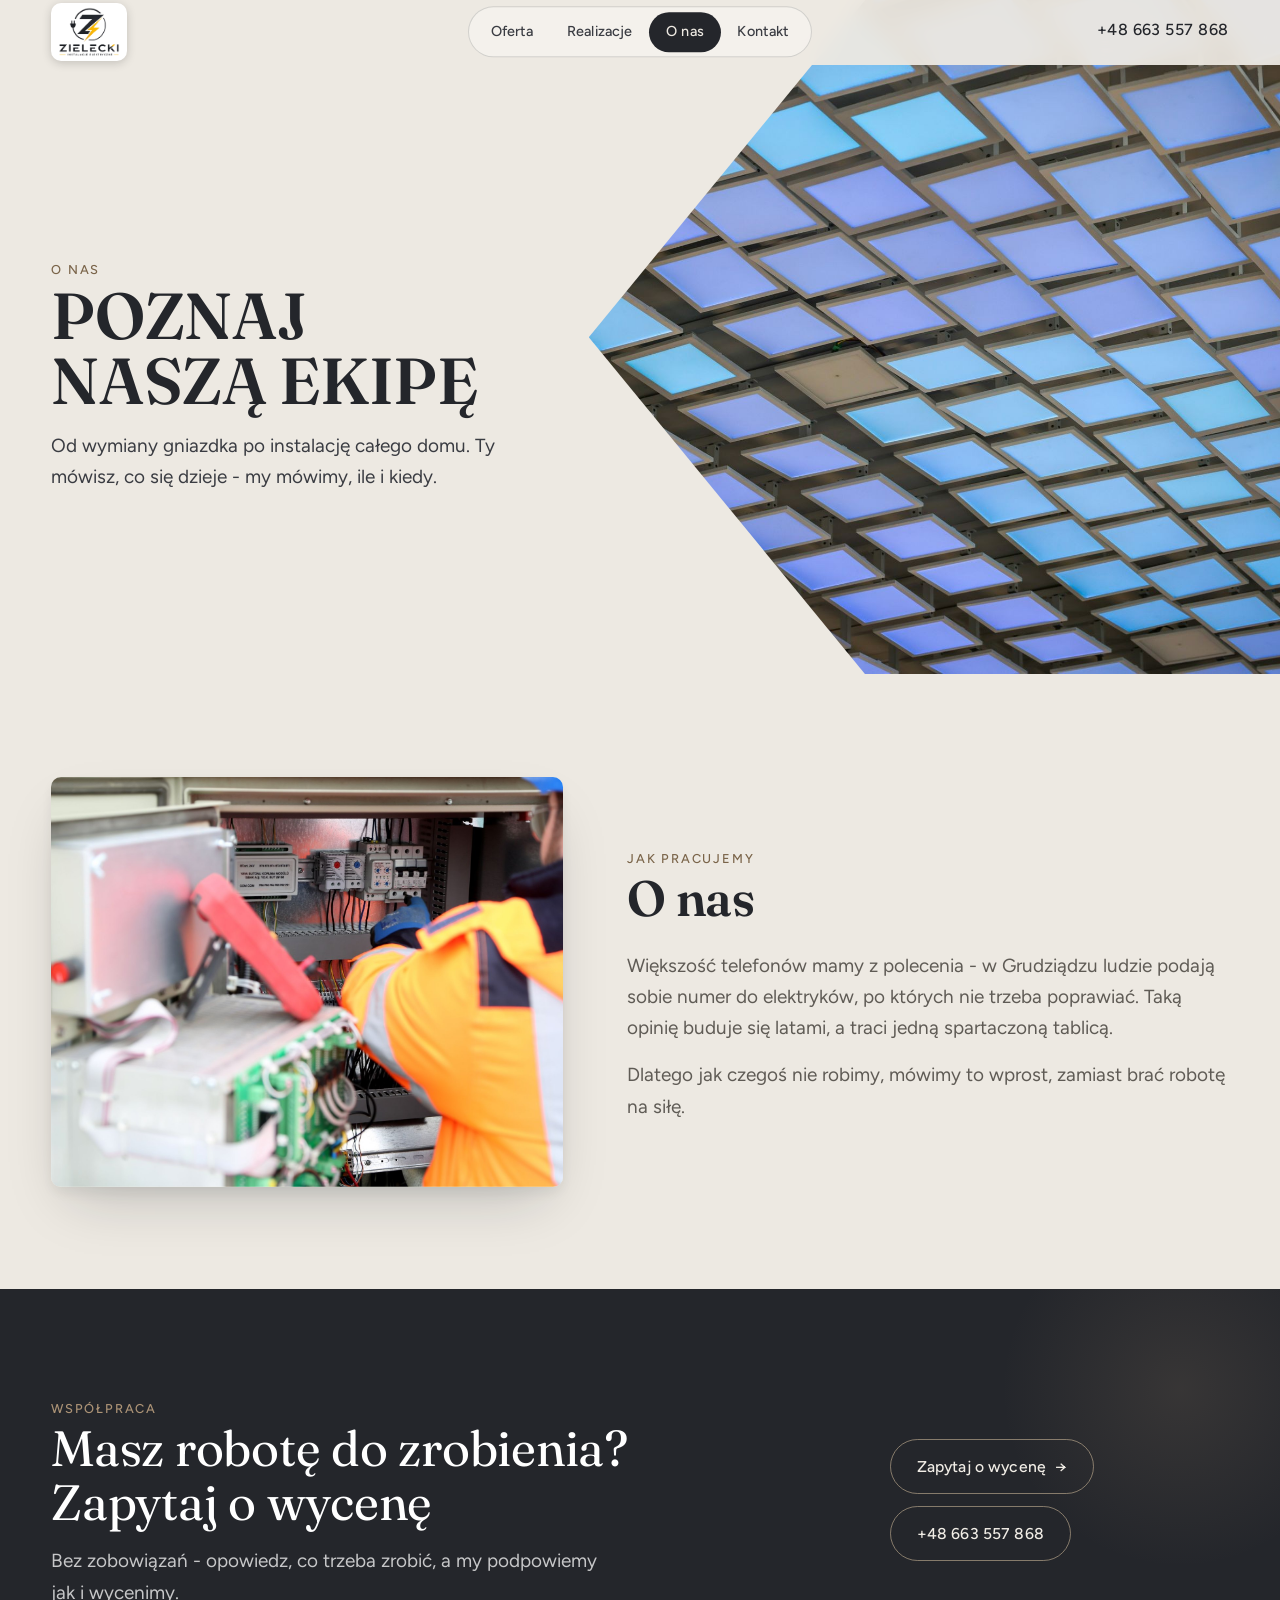
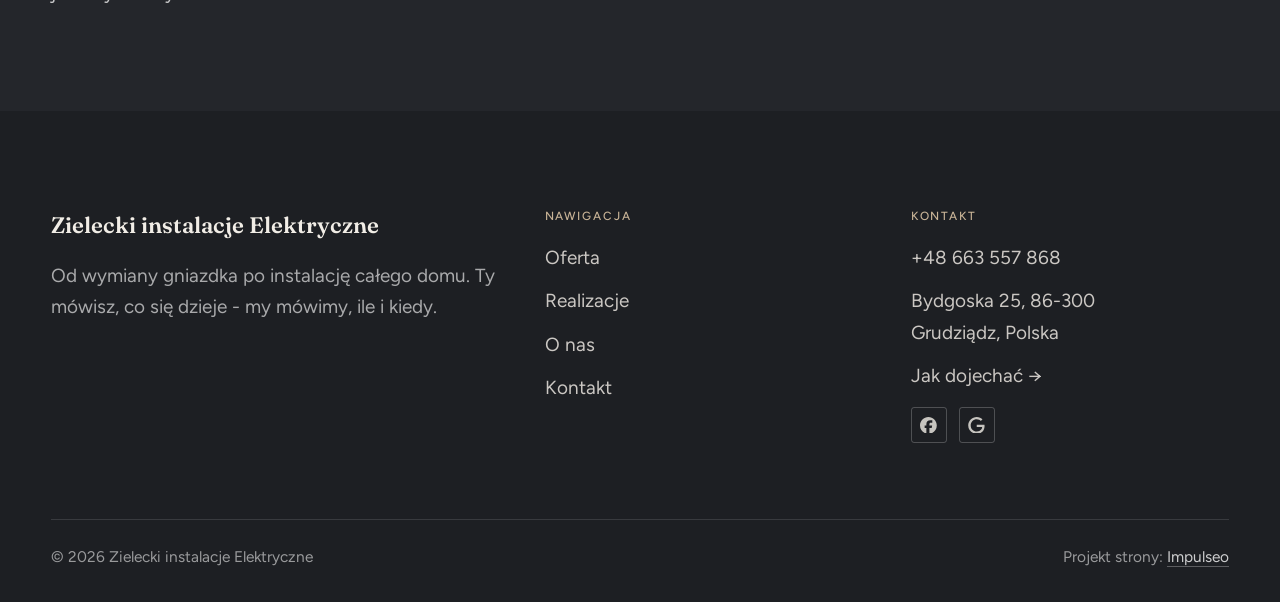
<file: o-nas.html>
<!DOCTYPE html>
<html lang="pl">
<head>
<meta charset="UTF-8">
<meta name="viewport" content="width=device-width, initial-scale=1.0">
<title>O nas - Zielecki instalacje Elektryczne</title>
<meta name="description" content="Elektryk w Grudziądzu z dojazdem. Awarie, instalacje, rozdzielnice, oświetlenie, pomiary z protokołem. Cenę znasz przed robotą. Zadzwoń: +48 663 557 868.">
<link rel="canonical" href="https://kris20032.github.io/zielecki-instalacje-elektryczne/o-nas.html">
<meta name="robots" content="noindex, nofollow">
<meta property="og:type" content="website">
<meta property="og:locale" content="pl_PL">
<meta property="og:site_name" content="Zielecki instalacje Elektryczne">
<meta property="og:title" content="O nas - Zielecki instalacje Elektryczne">
<meta property="og:description" content="Elektryk w Grudziądzu z dojazdem. Awarie, instalacje, rozdzielnice, oświetlenie, pomiary z protokołem. Cenę znasz przed robotą. Zadzwoń: +48 663 557 868.">
<meta property="og:url" content="https://kris20032.github.io/zielecki-instalacje-elektryczne/o-nas.html">
<meta property="og:image" content="https://kris20032.github.io/zielecki-instalacje-elektryczne/img/og.jpg">
<meta property="og:image:width" content="1200">
<meta property="og:image:height" content="630">
<meta name="twitter:card" content="summary_large_image">
<link rel="preconnect" href="https://fonts.googleapis.com">
<link rel="preconnect" href="https://fonts.gstatic.com" crossorigin>
<link href="https://fonts.googleapis.com/css2?family=Fraunces:opsz,wght@9..144,400;9..144,500;9..144,600&family=Figtree:wght@400;500;600&display=swap" rel="stylesheet">
<link rel="stylesheet" href="assets/styles.css?v=295d6cc1">
<link rel="stylesheet" href="assets/klind.css?v=1">
<meta name="theme-color" content="#ede9e2">
</head>
<body>

<header class="nav">
  <div class="wrap nav-inner">
    <a class="brand brand-has-logo" href="index.html"><img class="brand-logo" src="img/logo.png" alt="Zielecki instalacje Elektryczne" width="615" height="501" decoding="async"></a>
    <nav class="nav-links">
      <a href="oferta.html">Oferta</a>
      <a href="realizacje.html">Realizacje</a>
      <a href="o-nas.html" class="active" aria-current="page">O nas</a>
      <a href="kontakt.html">Kontakt</a>
      <a href="tel:+48663557868" class="btn btn-accent">Zadzwoń +48 663 557 868</a>
    </nav>
    <a class="k-navtel" href="tel:+48663557868">+48 663 557 868</a>
    <button class="nav-toggle" aria-label="Menu"><span></span><span></span><span></span></button>
  </div>
</header>

<main>
<section class="pagehead">
  <img src="img/g12.jpg" alt="Zielecki instalacje Elektryczne - Poznaj naszą ekipę" width="1880" height="1254" decoding="async">
  <div class="wrap">
    <span class="eyebrow">O nas</span>
    <h1>Poznaj naszą ekipę</h1>
    <p>Od wymiany gniazdka po instalację całego domu. Ty mówisz, co się dzieje - my mówimy, ile i kiedy.</p>
  </div>
</section>
<section>
  <div class="wrap split">
    <div class="split-art reveal"><img src="img/g13.jpg" alt="Zielecki instalacje Elektryczne" width="1880" height="1253" decoding="async"></div>
    <div class="split-copy reveal">
      <span class="eyebrow">Jak pracujemy</span>
      <h2>O nas</h2>
      <p class="muted">Większość telefonów mamy z polecenia - w Grudziądzu ludzie podają sobie numer do elektryków, po których nie trzeba poprawiać. Taką opinię buduje się latami, a traci jedną spartaczoną tablicą.</p>
      <p class="muted">Dlatego jak czegoś nie robimy, mówimy to wprost, zamiast brać robotę na siłę.</p>
    </div>
  </div>
</section>


<section class="cta">
  <div class="wrap">
    <div class="reveal">
      <span class="eyebrow">Współpraca</span>
      <h2>Masz robotę do zrobienia? Zapytaj o wycenę</h2>
      <p>Bez zobowiązań - opowiedz, co trzeba zrobić, a my podpowiemy jak i wycenimy.</p>
    </div>
    <div class="cta-actions reveal">
      <a href="kontakt.html" class="btn btn-light">Zapytaj o wycenę <span class="arr">→</span></a>
      <a href="tel:+48663557868" class="btn btn-ghost btn-ghost-cta">+48 663 557 868</a>
    </div>
  </div>
</section>
</main>

<footer>
  <div class="wrap">
    <div class="foot-grid">
      <div class="foot-brand">
        <div class="name">Zielecki instalacje Elektryczne</div>
        <p>Od wymiany gniazdka po instalację całego domu. Ty mówisz, co się dzieje - my mówimy, ile i kiedy.</p>
      </div>
      <div class="foot-col">
        <h4>Nawigacja</h4>
        <a href="oferta.html">Oferta</a>
        <a href="realizacje.html">Realizacje</a>
        <a href="o-nas.html">O nas</a>
        <a href="kontakt.html">Kontakt</a>
      </div>
      <div class="foot-col">
        <h4>Kontakt</h4>
        <a href="tel:+48663557868">+48 663 557 868</a>
        <p>Bydgoska 25, 86-300 Grudziądz, Polska</p>
        <a href="https://maps.google.com/?cid=4950786226111756278&g_mp=Cidnb29nbGUubWFwcy5wbGFjZXMudjEuUGxhY2VzLlNlYXJjaFRleHQQAhgEIAA" target="_blank" rel="noopener">Jak dojechać →</a>
      <div class="foot-soc">
        <a class="soc" href="https://www.facebook.com/p/Zielecki-instalacje-elektryczne-100069673297757/" target="_blank" rel="noopener" aria-label="Facebook - Zielecki instalacje Elektryczne"><svg viewBox="0 0 24 24" aria-hidden="true" focusable="false"><path d="M9.101 23.691v-7.98H6.627v-3.667h2.474v-1.58c0-4.085 1.848-5.978 5.858-5.978.401 0 .955.042 1.468.103a8.68 8.68 0 0 1 1.141.195v3.325a8.623 8.623 0 0 0-.653-.036 26.805 26.805 0 0 0-.733-.009c-.707 0-1.259.096-1.675.309a1.686 1.686 0 0 0-.679.622c-.258.42-.374.995-.374 1.752v1.297h3.919l-.386 2.103-.287 1.564h-3.246v8.245C19.396 23.238 24 18.179 24 12.044c0-6.627-5.373-12-12-12s-12 5.373-12 12c0 5.628 3.874 10.35 9.101 11.647Z" fill="currentColor"/></svg></a>
        <a class="soc" href="https://maps.google.com/?cid=4950786226111756278&g_mp=Cidnb29nbGUubWFwcy5wbGFjZXMudjEuUGxhY2VzLlNlYXJjaFRleHQQAhgEIAA" target="_blank" rel="noopener" aria-label="Google - Zielecki instalacje Elektryczne"><svg viewBox="0 0 24 24" aria-hidden="true" focusable="false"><path d="M12.48 10.92v3.28h7.84c-.24 1.84-.853 3.187-1.787 4.133-1.147 1.147-2.933 2.4-6.053 2.4-4.827 0-8.6-3.893-8.6-8.72s3.773-8.72 8.6-8.72c2.6 0 4.507 1.027 5.907 2.347l2.307-2.307C18.747 1.44 16.133 0 12.48 0 5.867 0 .307 5.387.307 12s5.56 12 12.173 12c3.573 0 6.267-1.173 8.373-3.36 2.16-2.16 2.84-5.213 2.84-7.667 0-.76-.053-1.467-.173-2.053H12.48z" fill="currentColor"/></svg></a>
      </div>
      </div>
    </div>
    <div class="foot-bot">
      <span>© 2026 Zielecki instalacje Elektryczne</span>
      <span>Projekt strony: <a class="foot-credit" href="https://impulseo.pl" target="_blank" rel="noopener">Impulseo</a></span>
    </div>
  </div>
</footer>
<div class="sticky-call"><a class="sc-call" href="tel:+48663557868"><svg class="ico-tel" width="16" height="16" viewBox="0 0 24 24" fill="none" aria-hidden="true"><path d="M6.6 10.8a15.5 15.5 0 0 0 6.6 6.6l2.2-2.2a1 1 0 0 1 1-.24 11.4 11.4 0 0 0 3.6.58 1 1 0 0 1 1 1V20a1 1 0 0 1-1 1A17 17 0 0 1 3 4a1 1 0 0 1 1-1h3.5a1 1 0 0 1 1 1c0 1.25.2 2.46.58 3.6a1 1 0 0 1-.25 1l-2.23 2.2Z" fill="currentColor"/></svg> Zadzwoń</a><a class="sc-quote" href="kontakt.html">Wyślij zdjęcie usterki</a></div>
<div class="demo-wazne" data-do="2026-10-12" data-cykl="3" hidden><svg class="dw-ico" width="13" height="13" viewBox="0 0 24 24" fill="none" aria-hidden="true"><circle cx="12" cy="12" r="8.6" stroke="currentColor" stroke-width="1.8"/><path d="M12 7.2V12l3.3 2" stroke="currentColor" stroke-width="1.8" stroke-linecap="round"/></svg><span class="dw-txt"></span></div>

<script src="assets/main.js"></script>
</body>
</html>
</file>
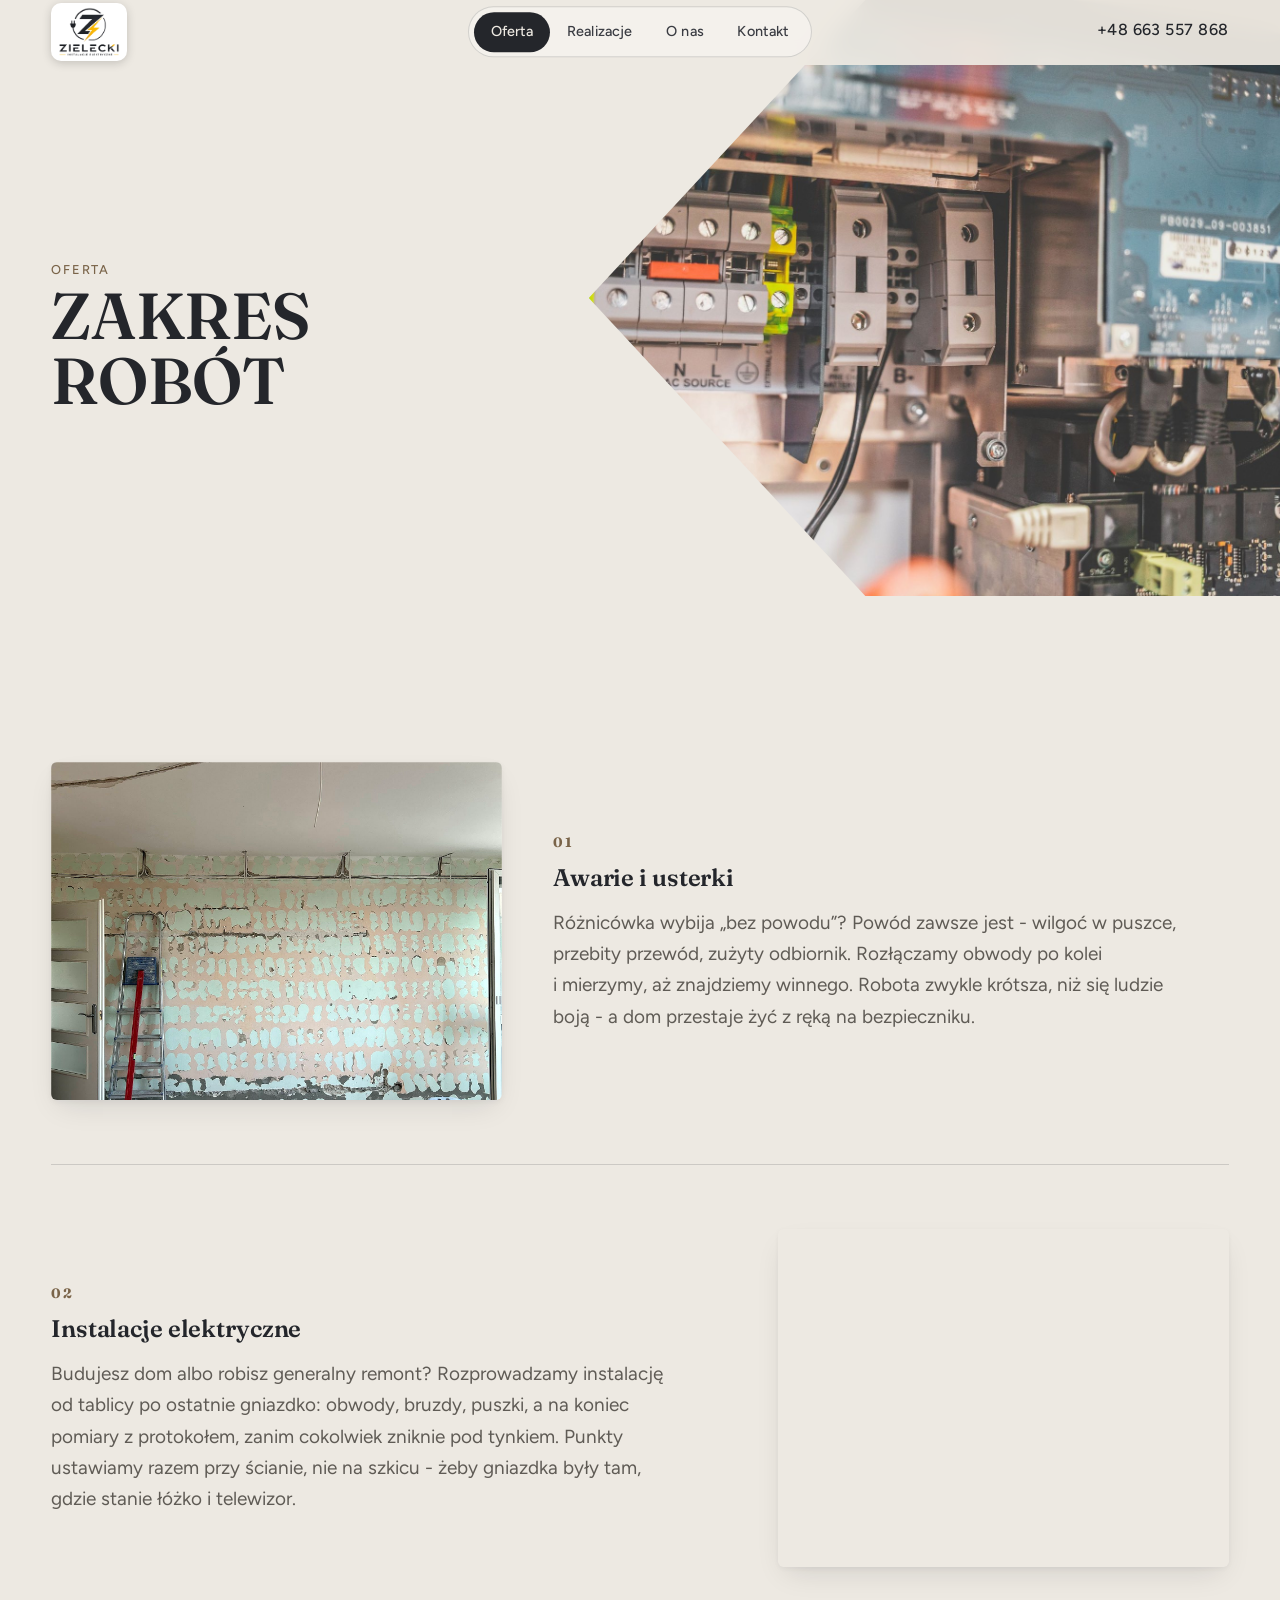
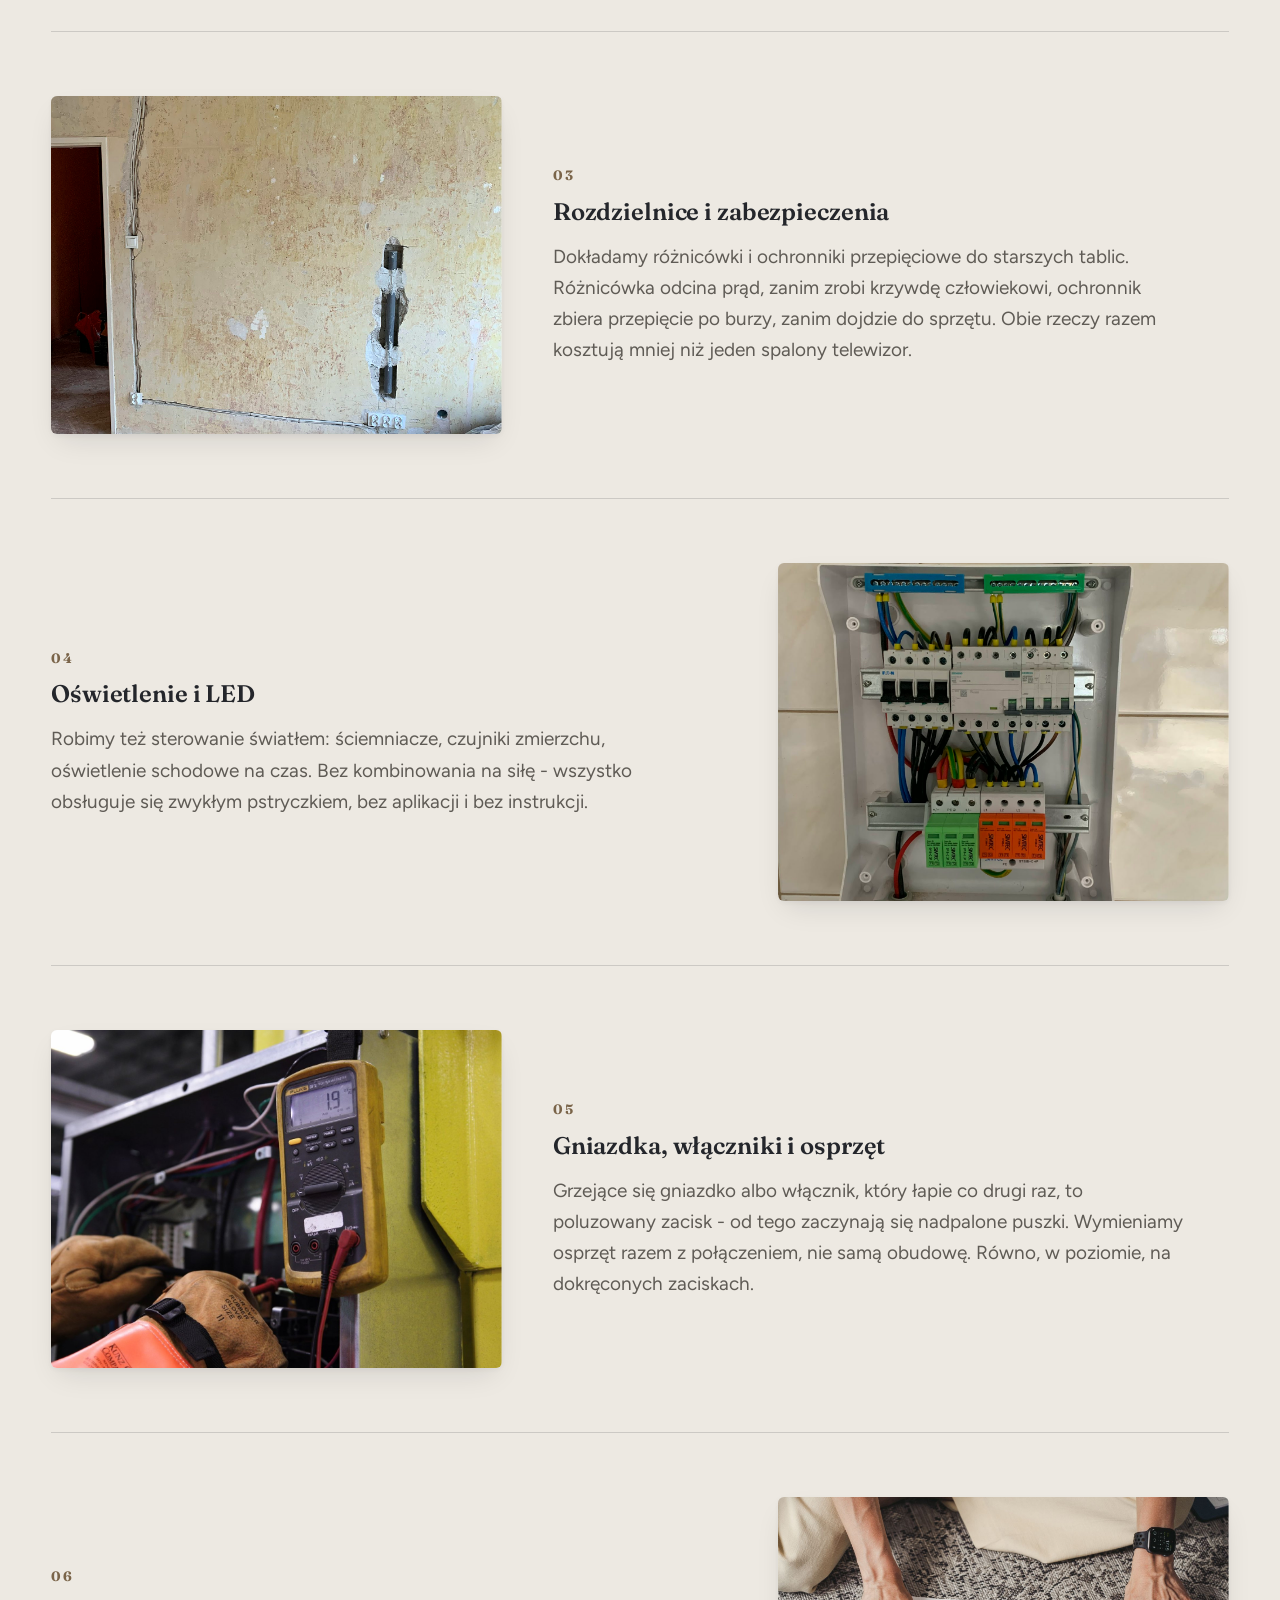
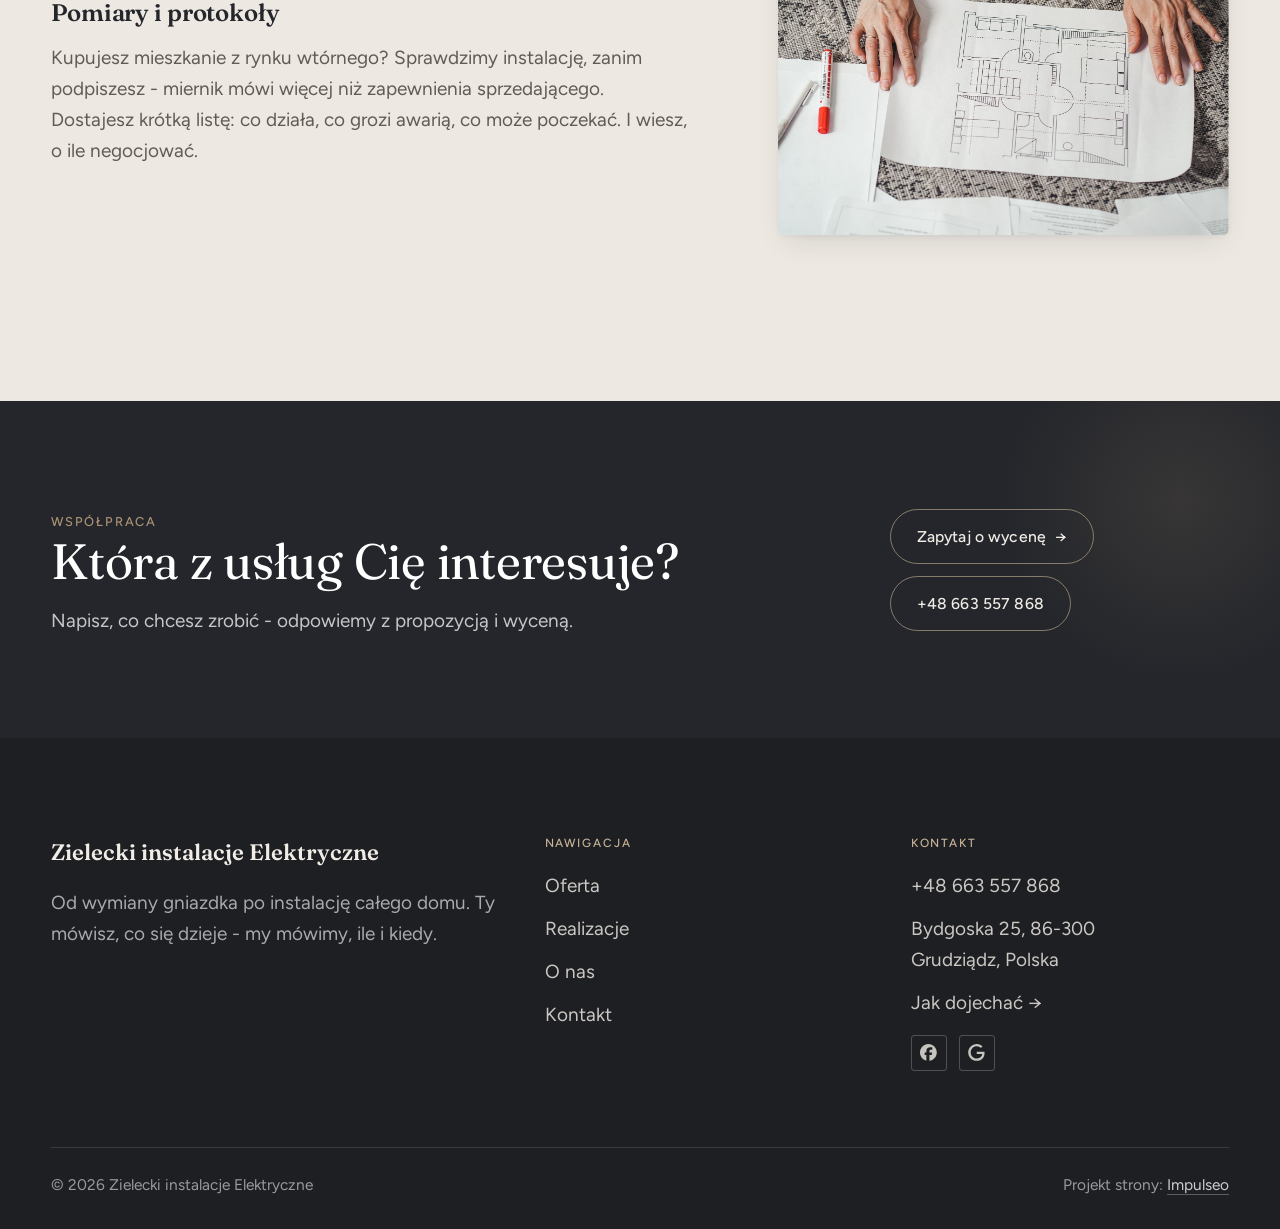
<file: oferta.html>
<!DOCTYPE html>
<html lang="pl">
<head>
<meta charset="UTF-8">
<meta name="viewport" content="width=device-width, initial-scale=1.0">
<title>Oferta - Zielecki instalacje Elektryczne</title>
<meta name="description" content="Elektryk w Grudziądzu z dojazdem. Awarie, instalacje, rozdzielnice, oświetlenie, pomiary z protokołem. Cenę znasz przed robotą. Zadzwoń: +48 663 557 868.">
<link rel="canonical" href="https://kris20032.github.io/zielecki-instalacje-elektryczne/oferta.html">
<meta name="robots" content="noindex, nofollow">
<meta property="og:type" content="website">
<meta property="og:locale" content="pl_PL">
<meta property="og:site_name" content="Zielecki instalacje Elektryczne">
<meta property="og:title" content="Oferta - Zielecki instalacje Elektryczne">
<meta property="og:description" content="Elektryk w Grudziądzu z dojazdem. Awarie, instalacje, rozdzielnice, oświetlenie, pomiary z protokołem. Cenę znasz przed robotą. Zadzwoń: +48 663 557 868.">
<meta property="og:url" content="https://kris20032.github.io/zielecki-instalacje-elektryczne/oferta.html">
<meta property="og:image" content="https://kris20032.github.io/zielecki-instalacje-elektryczne/img/og.jpg">
<meta property="og:image:width" content="1200">
<meta property="og:image:height" content="630">
<meta name="twitter:card" content="summary_large_image">
<link rel="preconnect" href="https://fonts.googleapis.com">
<link rel="preconnect" href="https://fonts.gstatic.com" crossorigin>
<link href="https://fonts.googleapis.com/css2?family=Fraunces:opsz,wght@9..144,400;9..144,500;9..144,600&family=Figtree:wght@400;500;600&display=swap" rel="stylesheet">
<link rel="stylesheet" href="assets/styles.css?v=295d6cc1">
<link rel="stylesheet" href="assets/klind.css?v=1">
<meta name="theme-color" content="#ede9e2">
</head>
<body>

<header class="nav">
  <div class="wrap nav-inner">
    <a class="brand brand-has-logo" href="index.html"><img class="brand-logo" src="img/logo.png" alt="Zielecki instalacje Elektryczne" width="615" height="501" decoding="async"></a>
    <nav class="nav-links">
      <a href="oferta.html" class="active" aria-current="page">Oferta</a>
      <a href="realizacje.html">Realizacje</a>
      <a href="o-nas.html">O nas</a>
      <a href="kontakt.html">Kontakt</a>
      <a href="tel:+48663557868" class="btn btn-accent">Zadzwoń +48 663 557 868</a>
    </nav>
    <a class="k-navtel" href="tel:+48663557868">+48 663 557 868</a>
    <button class="nav-toggle" aria-label="Menu"><span></span><span></span><span></span></button>
  </div>
</header>

<main>
<section class="pagehead">
  <img src="img/g11.jpg" alt="Zielecki instalacje Elektryczne - Zakres robót" width="1880" height="1253" decoding="async">
  <div class="wrap">
    <span class="eyebrow">Oferta</span>
    <h1>Zakres robót</h1>
  </div>
</section>
<section>
  <div class="wrap">
    <div class="svc-row reveal">
      <div class="svc-row-art"><img src="img/g6.jpg" alt="Awarie i usterki" width="1600" height="2133" decoding="async"></div>
      <div>
        <span class="num">01</span>
        <h3>Awarie i usterki</h3>
        <p class="muted">Różnicówka wybija „bez powodu”? Powód zawsze jest - wilgoć w puszce, przebity przewód, zużyty odbiornik. Rozłączamy obwody po kolei i mierzymy, aż znajdziemy winnego. Robota zwykle krótsza, niż się ludzie boją - a dom przestaje żyć z ręką na bezpieczniku.</p>
      </div>
    </div>
    <div class="svc-row rev reveal">
      <div class="svc-row-art"><img src="img/g7.jpg" alt="Instalacje elektryczne" width="1600" height="2133" decoding="async"></div>
      <div>
        <span class="num">02</span>
        <h3>Instalacje elektryczne</h3>
        <p class="muted">Budujesz dom albo robisz generalny remont? Rozprowadzamy instalację od tablicy po ostatnie gniazdko: obwody, bruzdy, puszki, a na koniec pomiary z protokołem, zanim cokolwiek zniknie pod tynkiem. Punkty ustawiamy razem przy ścianie, nie na szkicu - żeby gniazdka były tam, gdzie stanie łóżko i telewizor.</p>
      </div>
    </div>
    <div class="svc-row reveal">
      <div class="svc-row-art"><img src="img/g8.jpg" alt="Rozdzielnice i zabezpieczenia" loading="lazy" width="1600" height="2133" decoding="async"></div>
      <div>
        <span class="num">03</span>
        <h3>Rozdzielnice i zabezpieczenia</h3>
        <p class="muted">Dokładamy różnicówki i ochronniki przepięciowe do starszych tablic. Różnicówka odcina prąd, zanim zrobi krzywdę człowiekowi, ochronnik zbiera przepięcie po burzy, zanim dojdzie do sprzętu. Obie rzeczy razem kosztują mniej niż jeden spalony telewizor.</p>
      </div>
    </div>
    <div class="svc-row rev reveal">
      <div class="svc-row-art"><img src="img/about.jpg" alt="Oświetlenie i LED" loading="lazy" width="1538" height="2072" decoding="async"></div>
      <div>
        <span class="num">04</span>
        <h3>Oświetlenie i LED</h3>
        <p class="muted">Robimy też sterowanie światłem: ściemniacze, czujniki zmierzchu, oświetlenie schodowe na czas. Bez kombinowania na siłę - wszystko obsługuje się zwykłym pstryczkiem, bez aplikacji i bez instrukcji.</p>
      </div>
    </div>
    <div class="svc-row reveal">
      <div class="svc-row-art"><img src="img/g9.jpg" alt="Gniazdka, włączniki i osprzęt" loading="lazy" width="1880" height="992" decoding="async"></div>
      <div>
        <span class="num">05</span>
        <h3>Gniazdka, włączniki i osprzęt</h3>
        <p class="muted">Grzejące się gniazdko albo włącznik, który łapie co drugi raz, to poluzowany zacisk - od tego zaczynają się nadpalone puszki. Wymieniamy osprzęt razem z połączeniem, nie samą obudowę. Równo, w poziomie, na dokręconych zaciskach.</p>
      </div>
    </div>
    <div class="svc-row rev reveal">
      <div class="svc-row-art"><img src="img/g10.jpg" alt="Pomiary i protokoły" loading="lazy" width="1880" height="1253" decoding="async"></div>
      <div>
        <span class="num">06</span>
        <h3>Pomiary i protokoły</h3>
        <p class="muted">Kupujesz mieszkanie z rynku wtórnego? Sprawdzimy instalację, zanim podpiszesz - miernik mówi więcej niż zapewnienia sprzedającego. Dostajesz krótką listę: co działa, co grozi awarią, co może poczekać. I wiesz, o ile negocjować.</p>
      </div>
    </div>
  </div>
</section>

<section class="cta">
  <div class="wrap">
    <div class="reveal">
      <span class="eyebrow">Współpraca</span>
      <h2>Która z usług Cię interesuje?</h2>
      <p>Napisz, co chcesz zrobić - odpowiemy z propozycją i wyceną.</p>
    </div>
    <div class="cta-actions reveal">
      <a href="kontakt.html" class="btn btn-light">Zapytaj o wycenę <span class="arr">→</span></a>
      <a href="tel:+48663557868" class="btn btn-ghost btn-ghost-cta">+48 663 557 868</a>
    </div>
  </div>
</section>
</main>

<footer>
  <div class="wrap">
    <div class="foot-grid">
      <div class="foot-brand">
        <div class="name">Zielecki instalacje Elektryczne</div>
        <p>Od wymiany gniazdka po instalację całego domu. Ty mówisz, co się dzieje - my mówimy, ile i kiedy.</p>
      </div>
      <div class="foot-col">
        <h4>Nawigacja</h4>
        <a href="oferta.html">Oferta</a>
        <a href="realizacje.html">Realizacje</a>
        <a href="o-nas.html">O nas</a>
        <a href="kontakt.html">Kontakt</a>
      </div>
      <div class="foot-col">
        <h4>Kontakt</h4>
        <a href="tel:+48663557868">+48 663 557 868</a>
        <p>Bydgoska 25, 86-300 Grudziądz, Polska</p>
        <a href="https://maps.google.com/?cid=4950786226111756278&g_mp=Cidnb29nbGUubWFwcy5wbGFjZXMudjEuUGxhY2VzLlNlYXJjaFRleHQQAhgEIAA" target="_blank" rel="noopener">Jak dojechać →</a>
      <div class="foot-soc">
        <a class="soc" href="https://www.facebook.com/p/Zielecki-instalacje-elektryczne-100069673297757/" target="_blank" rel="noopener" aria-label="Facebook - Zielecki instalacje Elektryczne"><svg viewBox="0 0 24 24" aria-hidden="true" focusable="false"><path d="M9.101 23.691v-7.98H6.627v-3.667h2.474v-1.58c0-4.085 1.848-5.978 5.858-5.978.401 0 .955.042 1.468.103a8.68 8.68 0 0 1 1.141.195v3.325a8.623 8.623 0 0 0-.653-.036 26.805 26.805 0 0 0-.733-.009c-.707 0-1.259.096-1.675.309a1.686 1.686 0 0 0-.679.622c-.258.42-.374.995-.374 1.752v1.297h3.919l-.386 2.103-.287 1.564h-3.246v8.245C19.396 23.238 24 18.179 24 12.044c0-6.627-5.373-12-12-12s-12 5.373-12 12c0 5.628 3.874 10.35 9.101 11.647Z" fill="currentColor"/></svg></a>
        <a class="soc" href="https://maps.google.com/?cid=4950786226111756278&g_mp=Cidnb29nbGUubWFwcy5wbGFjZXMudjEuUGxhY2VzLlNlYXJjaFRleHQQAhgEIAA" target="_blank" rel="noopener" aria-label="Google - Zielecki instalacje Elektryczne"><svg viewBox="0 0 24 24" aria-hidden="true" focusable="false"><path d="M12.48 10.92v3.28h7.84c-.24 1.84-.853 3.187-1.787 4.133-1.147 1.147-2.933 2.4-6.053 2.4-4.827 0-8.6-3.893-8.6-8.72s3.773-8.72 8.6-8.72c2.6 0 4.507 1.027 5.907 2.347l2.307-2.307C18.747 1.44 16.133 0 12.48 0 5.867 0 .307 5.387.307 12s5.56 12 12.173 12c3.573 0 6.267-1.173 8.373-3.36 2.16-2.16 2.84-5.213 2.84-7.667 0-.76-.053-1.467-.173-2.053H12.48z" fill="currentColor"/></svg></a>
      </div>
      </div>
    </div>
    <div class="foot-bot">
      <span>© 2026 Zielecki instalacje Elektryczne</span>
      <span>Projekt strony: <a class="foot-credit" href="https://impulseo.pl" target="_blank" rel="noopener">Impulseo</a></span>
    </div>
  </div>
</footer>
<div class="sticky-call"><a class="sc-call" href="tel:+48663557868"><svg class="ico-tel" width="16" height="16" viewBox="0 0 24 24" fill="none" aria-hidden="true"><path d="M6.6 10.8a15.5 15.5 0 0 0 6.6 6.6l2.2-2.2a1 1 0 0 1 1-.24 11.4 11.4 0 0 0 3.6.58 1 1 0 0 1 1 1V20a1 1 0 0 1-1 1A17 17 0 0 1 3 4a1 1 0 0 1 1-1h3.5a1 1 0 0 1 1 1c0 1.25.2 2.46.58 3.6a1 1 0 0 1-.25 1l-2.23 2.2Z" fill="currentColor"/></svg> Zadzwoń</a><a class="sc-quote" href="kontakt.html">Wyślij zdjęcie usterki</a></div>
<div class="demo-wazne" data-do="2026-10-12" data-cykl="3" hidden><svg class="dw-ico" width="13" height="13" viewBox="0 0 24 24" fill="none" aria-hidden="true"><circle cx="12" cy="12" r="8.6" stroke="currentColor" stroke-width="1.8"/><path d="M12 7.2V12l3.3 2" stroke="currentColor" stroke-width="1.8" stroke-linecap="round"/></svg><span class="dw-txt"></span></div>

<script src="assets/main.js"></script>
</body>
</html>
</file>
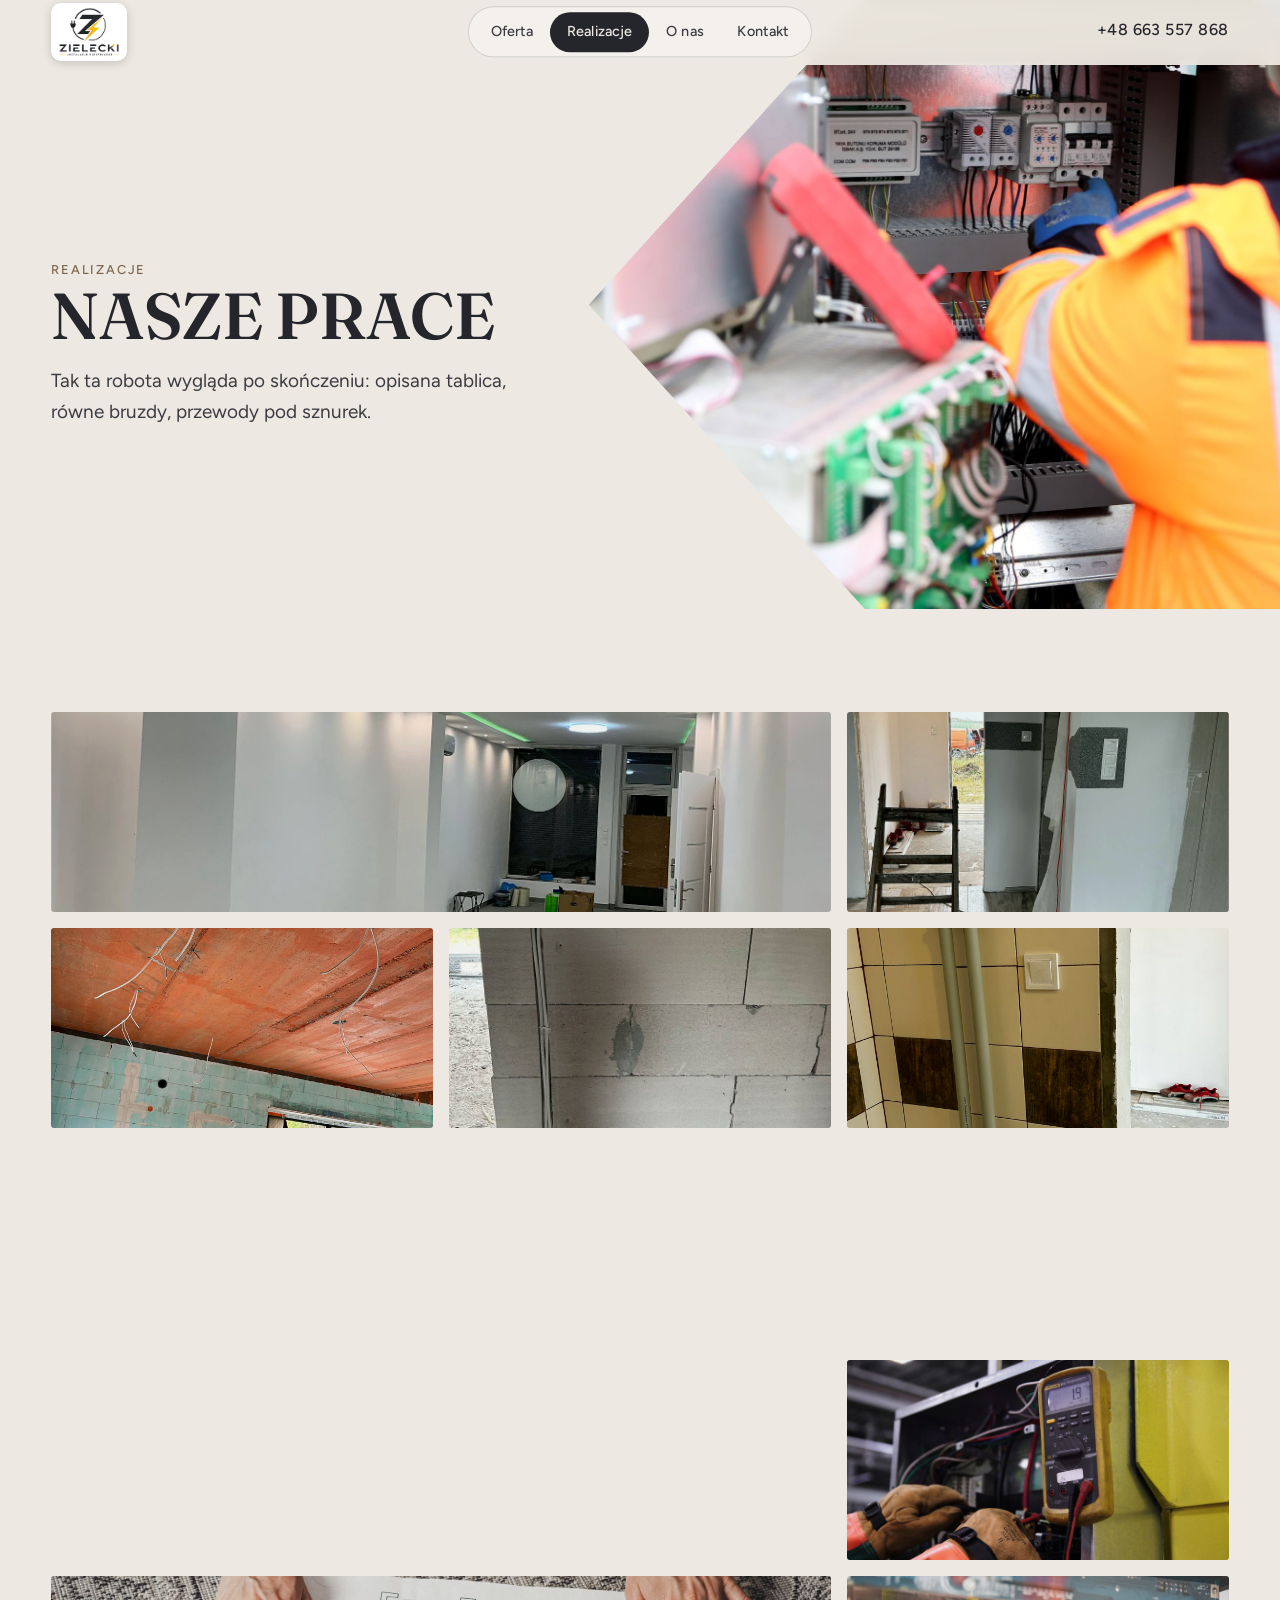
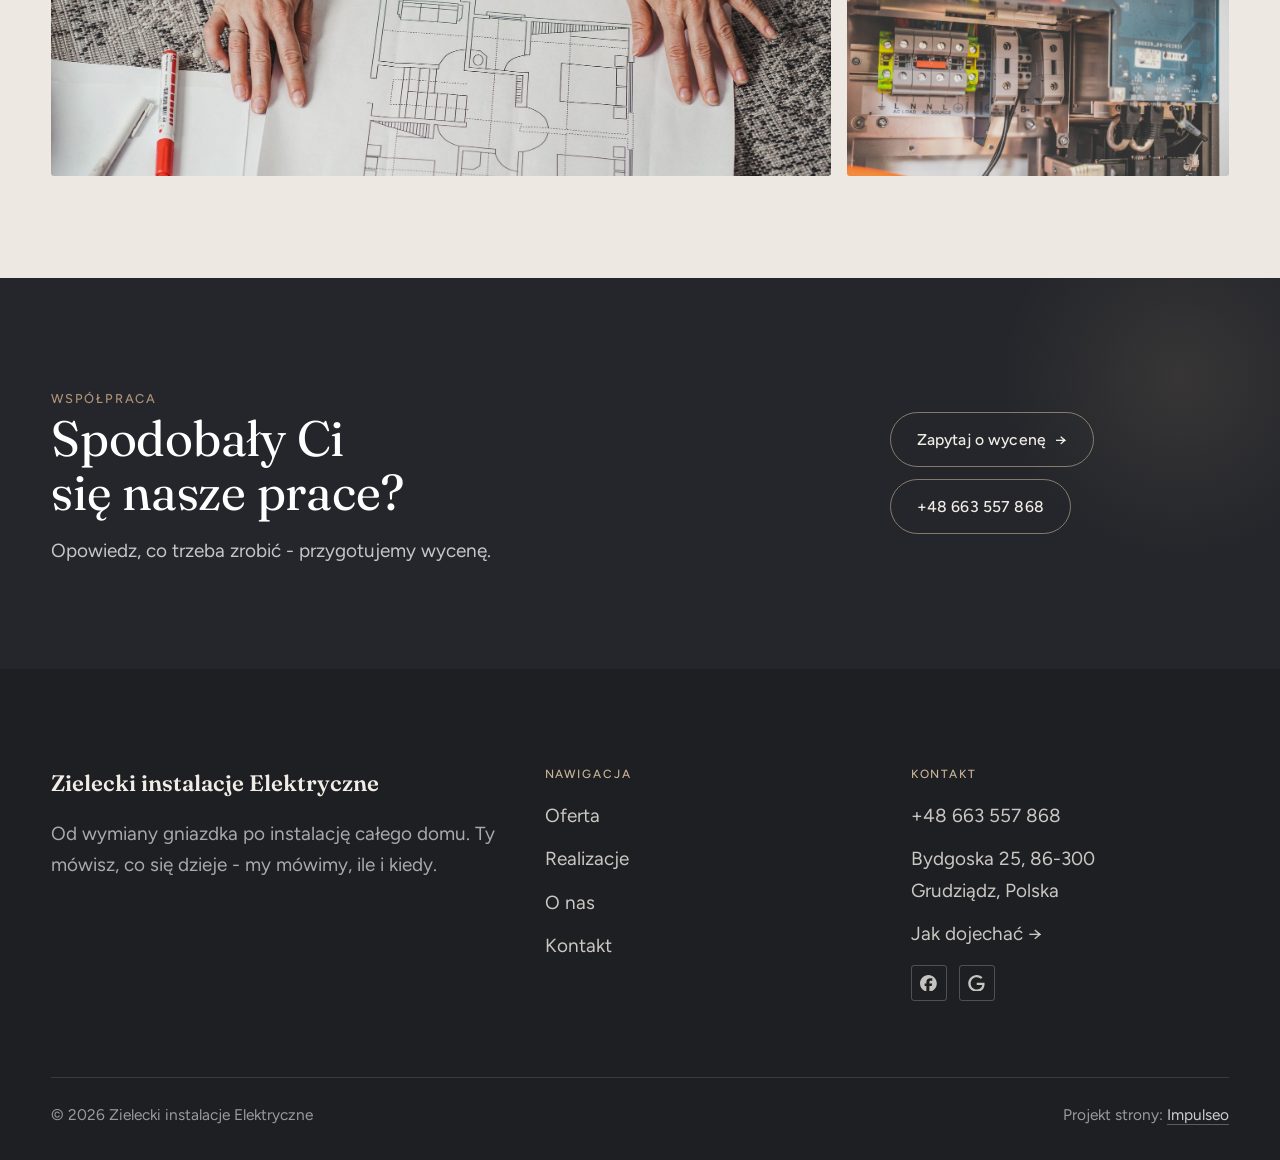
<file: realizacje.html>
<!DOCTYPE html>
<html lang="pl">
<head>
<meta charset="UTF-8">
<meta name="viewport" content="width=device-width, initial-scale=1.0">
<title>Realizacje - Zielecki instalacje Elektryczne</title>
<meta name="description" content="Realizacje Zielecki instalacje Elektryczne: Rozdzielnica po modernizacji, Nowa instalacja przed tynkiem, Oświetlenie LED, Osprzęt po wymianie, Pomiary przy odbiorze">
<link rel="canonical" href="https://kris20032.github.io/zielecki-instalacje-elektryczne/realizacje.html">
<meta name="robots" content="noindex, nofollow">
<meta property="og:type" content="website">
<meta property="og:locale" content="pl_PL">
<meta property="og:site_name" content="Zielecki instalacje Elektryczne">
<meta property="og:title" content="Realizacje - Zielecki instalacje Elektryczne">
<meta property="og:description" content="Realizacje Zielecki instalacje Elektryczne: Rozdzielnica po modernizacji, Nowa instalacja przed tynkiem, Oświetlenie LED, Osprzęt po wymianie, Pomiary przy odbiorze">
<meta property="og:url" content="https://kris20032.github.io/zielecki-instalacje-elektryczne/realizacje.html">
<meta property="og:image" content="https://kris20032.github.io/zielecki-instalacje-elektryczne/img/og.jpg">
<meta property="og:image:width" content="1200">
<meta property="og:image:height" content="630">
<meta name="twitter:card" content="summary_large_image">
<link rel="preconnect" href="https://fonts.googleapis.com">
<link rel="preconnect" href="https://fonts.gstatic.com" crossorigin>
<link href="https://fonts.googleapis.com/css2?family=Fraunces:opsz,wght@9..144,400;9..144,500;9..144,600&family=Figtree:wght@400;500;600&display=swap" rel="stylesheet">
<link rel="stylesheet" href="assets/styles.css?v=295d6cc1">
<link rel="stylesheet" href="assets/klind.css?v=1">
<meta name="theme-color" content="#ede9e2">
</head>
<body>

<header class="nav">
  <div class="wrap nav-inner">
    <a class="brand brand-has-logo" href="index.html"><img class="brand-logo" src="img/logo.png" alt="Zielecki instalacje Elektryczne" width="615" height="501" decoding="async"></a>
    <nav class="nav-links">
      <a href="oferta.html">Oferta</a>
      <a href="realizacje.html" class="active" aria-current="page">Realizacje</a>
      <a href="o-nas.html">O nas</a>
      <a href="kontakt.html">Kontakt</a>
      <a href="tel:+48663557868" class="btn btn-accent">Zadzwoń +48 663 557 868</a>
    </nav>
    <a class="k-navtel" href="tel:+48663557868">+48 663 557 868</a>
    <button class="nav-toggle" aria-label="Menu"><span></span><span></span><span></span></button>
  </div>
</header>

<main>
<section class="pagehead">
  <img src="img/g13.jpg" alt="Zielecki instalacje Elektryczne - Nasze prace" width="1880" height="1253" decoding="async">
  <div class="wrap">
    <span class="eyebrow">Realizacje</span>
    <h1>Nasze prace</h1>
    <p>Tak ta robota wygląda po skończeniu: opisana tablica, równe bruzdy, przewody pod sznurek.</p>
  </div>
</section>
<section>
  <div class="wrap">
    <div class="gallery">
      <div class="tile t-two3 reveal"><img src="img/g1.jpg" alt="Zielecki instalacje Elektryczne" loading="lazy" width="1600" height="2133" decoding="async"></div>
      <div class="tile t-third reveal"><img src="img/g2.jpg" alt="Zielecki instalacje Elektryczne" loading="lazy" width="1600" height="2133" decoding="async"></div>
      <div class="tile t-third reveal"><img src="img/g3.jpg" alt="Zielecki instalacje Elektryczne" loading="lazy" width="1446" height="2004" decoding="async"></div>
      <div class="tile t-third reveal"><img src="img/g4.jpg" alt="Zielecki instalacje Elektryczne" loading="lazy" width="1600" height="2844" decoding="async"></div>
      <div class="tile t-third reveal"><img src="img/g5.jpg" alt="Zielecki instalacje Elektryczne" loading="lazy" width="1438" height="1996" decoding="async"></div>
      <div class="tile t-third reveal"><img src="img/g6.jpg" alt="Zielecki instalacje Elektryczne" loading="lazy" width="1600" height="2133" decoding="async"></div>
      <div class="tile t-two3 reveal"><img src="img/g7.jpg" alt="Zielecki instalacje Elektryczne" loading="lazy" width="1600" height="2133" decoding="async"></div>
      <div class="tile t-third reveal"><img src="img/g8.jpg" alt="Zielecki instalacje Elektryczne" loading="lazy" width="1600" height="2133" decoding="async"></div>
      <div class="tile t-third reveal"><img src="img/about.jpg" alt="Zielecki instalacje Elektryczne" loading="lazy" width="1538" height="2072" decoding="async"></div>
      <div class="tile t-third reveal"><img src="img/g9.jpg" alt="Zielecki instalacje Elektryczne" loading="lazy" width="1880" height="992" decoding="async"></div>
      <div class="tile t-two3 reveal"><img src="img/g10.jpg" alt="Zielecki instalacje Elektryczne" loading="lazy" width="1880" height="1253" decoding="async"></div>
      <div class="tile t-third reveal"><img src="img/g11.jpg" alt="Zielecki instalacje Elektryczne" loading="lazy" width="1880" height="1253" decoding="async"></div>
    </div>
  </div>
</section>
<section class="cta">
  <div class="wrap">
    <div class="reveal">
      <span class="eyebrow">Współpraca</span>
      <h2>Spodobały Ci się nasze prace?</h2>
      <p>Opowiedz, co trzeba zrobić - przygotujemy wycenę.</p>
    </div>
    <div class="cta-actions reveal">
      <a href="kontakt.html" class="btn btn-light">Zapytaj o wycenę <span class="arr">→</span></a>
      <a href="tel:+48663557868" class="btn btn-ghost btn-ghost-cta">+48 663 557 868</a>
    </div>
  </div>
</section>
</main>

<footer>
  <div class="wrap">
    <div class="foot-grid">
      <div class="foot-brand">
        <div class="name">Zielecki instalacje Elektryczne</div>
        <p>Od wymiany gniazdka po instalację całego domu. Ty mówisz, co się dzieje - my mówimy, ile i kiedy.</p>
      </div>
      <div class="foot-col">
        <h4>Nawigacja</h4>
        <a href="oferta.html">Oferta</a>
        <a href="realizacje.html">Realizacje</a>
        <a href="o-nas.html">O nas</a>
        <a href="kontakt.html">Kontakt</a>
      </div>
      <div class="foot-col">
        <h4>Kontakt</h4>
        <a href="tel:+48663557868">+48 663 557 868</a>
        <p>Bydgoska 25, 86-300 Grudziądz, Polska</p>
        <a href="https://maps.google.com/?cid=4950786226111756278&g_mp=Cidnb29nbGUubWFwcy5wbGFjZXMudjEuUGxhY2VzLlNlYXJjaFRleHQQAhgEIAA" target="_blank" rel="noopener">Jak dojechać →</a>
      <div class="foot-soc">
        <a class="soc" href="https://www.facebook.com/p/Zielecki-instalacje-elektryczne-100069673297757/" target="_blank" rel="noopener" aria-label="Facebook - Zielecki instalacje Elektryczne"><svg viewBox="0 0 24 24" aria-hidden="true" focusable="false"><path d="M9.101 23.691v-7.98H6.627v-3.667h2.474v-1.58c0-4.085 1.848-5.978 5.858-5.978.401 0 .955.042 1.468.103a8.68 8.68 0 0 1 1.141.195v3.325a8.623 8.623 0 0 0-.653-.036 26.805 26.805 0 0 0-.733-.009c-.707 0-1.259.096-1.675.309a1.686 1.686 0 0 0-.679.622c-.258.42-.374.995-.374 1.752v1.297h3.919l-.386 2.103-.287 1.564h-3.246v8.245C19.396 23.238 24 18.179 24 12.044c0-6.627-5.373-12-12-12s-12 5.373-12 12c0 5.628 3.874 10.35 9.101 11.647Z" fill="currentColor"/></svg></a>
        <a class="soc" href="https://maps.google.com/?cid=4950786226111756278&g_mp=Cidnb29nbGUubWFwcy5wbGFjZXMudjEuUGxhY2VzLlNlYXJjaFRleHQQAhgEIAA" target="_blank" rel="noopener" aria-label="Google - Zielecki instalacje Elektryczne"><svg viewBox="0 0 24 24" aria-hidden="true" focusable="false"><path d="M12.48 10.92v3.28h7.84c-.24 1.84-.853 3.187-1.787 4.133-1.147 1.147-2.933 2.4-6.053 2.4-4.827 0-8.6-3.893-8.6-8.72s3.773-8.72 8.6-8.72c2.6 0 4.507 1.027 5.907 2.347l2.307-2.307C18.747 1.44 16.133 0 12.48 0 5.867 0 .307 5.387.307 12s5.56 12 12.173 12c3.573 0 6.267-1.173 8.373-3.36 2.16-2.16 2.84-5.213 2.84-7.667 0-.76-.053-1.467-.173-2.053H12.48z" fill="currentColor"/></svg></a>
      </div>
      </div>
    </div>
    <div class="foot-bot">
      <span>© 2026 Zielecki instalacje Elektryczne</span>
      <span>Projekt strony: <a class="foot-credit" href="https://impulseo.pl" target="_blank" rel="noopener">Impulseo</a></span>
    </div>
  </div>
</footer>
<div class="sticky-call"><a class="sc-call" href="tel:+48663557868"><svg class="ico-tel" width="16" height="16" viewBox="0 0 24 24" fill="none" aria-hidden="true"><path d="M6.6 10.8a15.5 15.5 0 0 0 6.6 6.6l2.2-2.2a1 1 0 0 1 1-.24 11.4 11.4 0 0 0 3.6.58 1 1 0 0 1 1 1V20a1 1 0 0 1-1 1A17 17 0 0 1 3 4a1 1 0 0 1 1-1h3.5a1 1 0 0 1 1 1c0 1.25.2 2.46.58 3.6a1 1 0 0 1-.25 1l-2.23 2.2Z" fill="currentColor"/></svg> Zadzwoń</a><a class="sc-quote" href="kontakt.html">Wyślij zdjęcie usterki</a></div>
<div class="demo-wazne" data-do="2026-10-12" data-cykl="3" hidden><svg class="dw-ico" width="13" height="13" viewBox="0 0 24 24" fill="none" aria-hidden="true"><circle cx="12" cy="12" r="8.6" stroke="currentColor" stroke-width="1.8"/><path d="M12 7.2V12l3.3 2" stroke="currentColor" stroke-width="1.8" stroke-linecap="round"/></svg><span class="dw-txt"></span></div>

<script src="assets/main.js"></script>
</body>
</html>
</file>
<file: assets/styles.css>
/* ============================================================
   STOLBASZ — premium, architektoniczny B2B fit-out
   Jasna paleta, zero brązu. System wg premium-web-craft.
   Projekt strony: Impulseo (impulseo.pl)
   ============================================================ */

:root{
  /* PALETA — jasna, architektoniczna, chłodna */
  --paper:#f5f7fa;          /* główne tło */
  --paper-2:#e7edf3;        /* sekcje alternatywne (chłodny jasny szary) */
  --paper-3:#e7edf3;        /* delikatne wypełnienia */
  --ink:#142231;            /* tekst główny — chłodny grafit */
  --ink-soft:#2c3e52;       /* nagłówki drugorzędne */
  --muted:#697785;          /* tekst poboczny */
  --line:rgba(20,34,49,.12);/* hairline */
  --accent:#e8a00c;         /* stonowany petrol-slate — jedyny akcent */
  --accent-d:#c47f06;
  --accent-soft:rgba(232,160,12,.10);
  --dark:#142231;           /* sekcje ciemne (stopka/CTA) */

  /* HOVER ZDJĘĆ — JEDEN standard dla całego silnika (decyzja K. 04.08.2026, artefakt z wariantami).
     AKTUALNE (K.+Szymon 09.08.2026, wybór z artefaktu 6 wariantów): zoom 1.05 przy 1.4s -
     przy tak długim czasie mocniejszy kadr NIE skacze, tylko „oddycha". Poprzedni standard
     (1.02 / .55s z 04.08) odbierany jako dynamiczny i szybki.
     Spoczynek lekko przygaszony, ale TYLKO tam, gdzie jest mysz (@media hover:hover) —
     na telefonie zdjęcia zostają w pełnej jasności. */
  --img-zoom:1.05;                   /* K.+Szymon 09.08: wariant F z artefaktu porównawczego */
  --img-rest:brightness(.95) saturate(.99);
  --img-hot:brightness(1.06) saturate(1.05);
  --img-dur:1.4s;                    /* K.+Szymon 09.08 (wariant F): powoli = elegancko */
  --img-ease:cubic-bezier(.16,.84,.44,1);  /* miękki ogon, efekt „oddychania" */

  /* ODSTĘPY — skala 4/8 */
  --space-1:4px; --space-2:8px; --space-3:12px; --space-4:16px; --space-5:24px;
  --space-6:32px; --space-7:48px; --space-8:64px; --space-9:96px; --space-10:128px;

  /* TYPOGRAFIA — fluid clamp() (skala podbita 16.07.2026: większe, czytelniejsze litery — uwaga Adama) */
  --text-sm:clamp(.9rem,.87rem + .12vw,1rem);
  --text-base:clamp(1.08rem,1.04rem + .18vw,1.2rem);
  --text-lg:clamp(1.24rem,1.15rem + .34vw,1.44rem);
  --text-h3:clamp(1.34rem,1.22rem + .55vw,1.66rem);
  --text-h2:clamp(2.1rem,1.66rem + 2.1vw,3.1rem);
  --text-h1:clamp(2.9rem,2.1rem + 4vw,5.1rem);

  /* PROMIENIE — architektoniczne, raczej ostre */
  --r-sm:3px; --r-md:6px; --r-lg:10px;

  /* RUCH */
  --ease:cubic-bezier(.25,.46,.45,.94); --dur:.24s;

  /* CIENIE — miękkie, warstwowe */
  --sh-sm:0 1px 2px rgba(16,24,32,.04), 0 2px 8px rgba(16,24,32,.05);
  --sh-md:0 2px 6px rgba(16,24,32,.05), 0 12px 28px -8px rgba(16,24,32,.12);
  --sh-lg:0 6px 14px rgba(16,24,32,.07), 0 26px 56px -18px rgba(16,24,32,.22);

  --hairline:1px solid var(--line);

  --font-display:'Sora','Manrope',sans-serif;
  --font-body:'Manrope',sans-serif;
}

*{box-sizing:border-box;margin:0;padding:0}
html{scroll-behavior:smooth}
body{
  font-family:var(--font-body);
  font-size:var(--text-base);
  line-height:1.65;
  color:var(--ink);
  background:var(--paper);
  -webkit-font-smoothing:antialiased;
  text-rendering:optimizeLegibility;
}
img{max-width:100%;height:auto;display:block}  /* height:auto = width/height z atrybutów trzyma proporcje (TOP#12) */
a{color:inherit;text-decoration:none}

.wrap{width:min(92%,1180px);margin-inline:auto}
section{padding-block:clamp(52px,6.5vw,96px)}

h1,h2,h3{font-family:var(--font-display);font-weight:700;line-height:1.08;letter-spacing:-.02em;color:var(--ink)}
h1{font-size:var(--text-h1);letter-spacing:-.035em}
h2{font-size:var(--text-h2);letter-spacing:-.025em}
h3{font-size:var(--text-h3)}
/* MIARA — długość wiersza. WCAG 2.2 SC 1.4.8: max 80 znaków; Butterick: 45–90.
   68ch daje realnie 72–78 znaków polskiego tekstu, czyli z zapasem pod granicą.
   Wcześniej limit miał TYLKO <p> — <li>, <blockquote> i <dd> nie miały żadnego,
   i to jedyny powód, dla którego 23 bloki na dwóch oddanych stronach jadą po
   83–106 znaków w wierszu (pomiar 07.08.2026, bramka `miara`).
   ⚠️ Listy i definicje ograniczamy TYLKO bez klasy: `ul`/`ol` z klasą to u nas
   układ (siatki kafli, menu), a nie tekst ciągły — tam miarę wyznacza układ. */
/* 60ch, nie 68ch (K. 10.08): po zmianie fontów na węższe kroje (DM Sans i spółka)
   w 68ch mieściło się ~90 znaków - bramka pikselowa słusznie zgłaszała przekroczenie
   granicy 80. Pomiar na żywej przeglądarce: 60ch = 90 znaków, 53ch = ~78 znaków, czyli normę WCAG 1.4.8. */
:root{ --miara:53ch }
p{max-width:min(100%,var(--miara))}
blockquote,
ul:not([class])>li, ol:not([class])>li,
dl:not([class])>dd{max-width:min(100%,var(--miara))}

/* ⚠️ Świadomie BEZ wyjątku `.tile p,.card p,.svc p{max-width:none}`, choć nasuwa się sam:
   te akapity BYŁY już ograniczone (stare `p{max-width:65ch}`), więc „wyjątek" nie odblokowałby
   niczego nowego — tylko ROZLUŹNIŁ stan sprzed zmiany na wszystkich demach naraz.
   `figcaption` żadna z reguł wyżej nie dotyczy, więc też nie potrzebuje zwolnienia. */

/* ŁAMANIE. `balance` wyrównuje długości wierszy w nagłówku, `pretty` pilnuje ostatniego
   wiersza akapitu, żeby nie został w nim jeden wyraz. Obsługiwane od Chrome 117 /
   Safari 17.5; starsze przeglądarki po prostu ignorują tę własność.
   `text-wrap:pretty` nie występowało dotąd ANI RAZ w silniku ani w repo klientów. */
h1,h2,h3,.lead,.lede{text-wrap:balance}
p,li,blockquote,dd{text-wrap:pretty}

.eyebrow{
  font-family:var(--font-body);
  font-size:var(--text-sm);
  font-weight:600;
  letter-spacing:.18em;
  text-transform:uppercase;
  color:var(--accent);
  display:inline-flex;align-items:center;gap:var(--space-3);
}
/* flex:none + margin-top = kreska trzyma się PIERWSZEJ linii. Wcześniej align-items:center
   centrowało ją względem całego bloku i przy zawinięciu (długi kicker typu
   „…WNĘTRZ · LESZNO · OD 2019") druga linia lądowała z brzydkim wcięciem. */
.eyebrow{align-items:flex-start}
.eyebrow>*,.eyebrow{text-wrap:balance}   /* dlugi kicker lamal sie na sierote typu samo „2019" w drugiej linii */
.eyebrow::before{content:"";width:28px;height:1px;background:var(--accent);display:inline-block;flex:none;margin-top:.62em}

.muted{color:var(--muted)}
.lead{font-size:var(--text-lg);line-height:1.55;color:var(--ink-soft);max-width:50ch}

/* ---------- BUTTONS ---------- */
.btn{
  display:inline-flex;align-items:center;gap:var(--space-2);
  font-weight:600;font-size:var(--text-sm);letter-spacing:.02em;
  padding:var(--space-4) var(--space-6);
  border-radius:var(--r-sm);
  transition:transform var(--dur) var(--ease),box-shadow var(--dur) var(--ease),background var(--dur) var(--ease);
  cursor:pointer;border:1px solid transparent;
}
.btn-accent{background:var(--accent);color:#fff;box-shadow:var(--sh-sm)}
.btn-accent:hover{background:var(--accent-d);transform:translateY(-2px);box-shadow:var(--sh-md)}
.btn-accent:active{transform:translateY(0);box-shadow:var(--sh-sm)}
.btn-ghost{background:transparent;color:var(--ink);border-color:var(--line)}
.btn-ghost:hover{border-color:var(--accent);color:var(--accent);transform:translateY(-2px)}
.btn-light{background:#fff;color:var(--ink);box-shadow:var(--sh-sm)}
.btn-light:hover{transform:translateY(-2px);box-shadow:var(--sh-md)}
.btn .arr{transition:transform var(--dur) var(--ease)}
.btn:hover .arr{transform:translateX(4px)}

/* ---------- NAV ---------- */
.nav{
  position:sticky;top:0;z-index:50;
  background:color-mix(in srgb,var(--paper) 88%,transparent);
  backdrop-filter:saturate(140%) blur(10px);
  border-bottom:var(--hairline);
}
.nav-inner{display:flex;align-items:center;justify-content:space-between;gap:var(--space-5);height:72px}
/* ANTY-NACHODZENIE (K. 05.08.2026): długa nazwa firmy + przycisk z pełnym numerem nie mieściły się w pasku
   i flex ściskał linki PONIŻEJ ich treści - "Kontakt" wchodził na ramkę "Zadzwoń +48 ...". Teraz ustępuje
   nazwa marki (skrót wielokropkiem), a menu i przycisk nigdy się nie kurczą ani nie zachodzą na siebie. */
.brand{display:flex;flex-direction:column;line-height:1;min-width:0;flex:0 1 auto}
.brand .name{font-family:var(--font-display);font-weight:800;font-size:1.35rem;letter-spacing:.04em;white-space:nowrap;overflow:hidden;text-overflow:ellipsis}
.brand .sub{font-size:.62rem;letter-spacing:.34em;text-transform:uppercase;color:var(--muted);margin-top:5px;white-space:nowrap;overflow:hidden;text-overflow:ellipsis}
.nav-links{display:flex;align-items:center;gap:var(--space-6);flex:0 0 auto}
.nav-links a{font-size:var(--text-sm);font-weight:500;color:var(--ink-soft);position:relative;padding-block:4px;white-space:nowrap;transition:color var(--dur) var(--ease)}
.nav-links a::after{content:"";position:absolute;left:0;bottom:0;width:0;height:1.5px;background:var(--accent);transition:width var(--dur) var(--ease)}
.nav-links a:hover,.nav-links a.active{color:var(--ink)}
.nav-links a:hover::after,.nav-links a.active::after{width:100%}
.nav-links .btn{padding:var(--space-2) var(--space-5)}
/* przyciski w nav: właściwy kolor (przebij .nav-links a) + bez podkreślenia */
.nav-links a.btn-accent{color:#fff}
.nav-links a.btn-ghost,.nav-links a.btn-light{color:var(--ink)}
/* CTA w pasku: NIE podkreślenie spod linków menu, ale ten sam przelatujący błysk,
   co na wszystkich innych przyciskach (zgłoszenie K. 13.08.2026 - „na hero jest efekt
   światła przechodzącego przez przycisk, na navbarze go nie ma, a mają być identyczne").
   Reguła `.nav-links a::after` jest silniejsza od `.btn::after`, więc trzeba jej
   geometrię wyzerować i wpisać połysk z nazwy - samo `display:none` gasiło efekt. */
.nav-links a.btn::after{
  display:block;content:"";position:absolute;inset:0;z-index:-1;pointer-events:none;
  width:auto;height:auto;border-radius:inherit;   /* kasuje geometrię podkreślenia (width:0;height:1.5px) */
  background:linear-gradient(100deg,transparent 32%,rgba(255,255,255,.20) 50%,transparent 68%);
  translate:-120% 0}
@media (prefers-reduced-motion:no-preference){
  .nav-links a.btn:hover::after{translate:120% 0;transition:translate .75s var(--mt-ease,cubic-bezier(.16,.84,.44,1))}
}
.nav-toggle{display:none;background:none;border:none;cursor:pointer;flex-direction:column;gap:5px;padding:8px}
.nav-toggle span{width:24px;height:2px;background:var(--ink);transition:var(--dur)}
/* Ciasny zakres MIĘDZY menu mobilnym a pełnym pulpitem: zbijamy odstępy i nazwę marki,
   żeby wszystko zmieściło się naturalnie, zanim w ogóle dojdzie do skracania wielokropkiem. */
@media(max-width:1280px) and (min-width:921px){
  .nav-links{gap:var(--space-4)}
  .nav-links .btn{padding:var(--space-2) var(--space-4)}
  .brand .name{font-size:1.15rem}
}

/* ---------- HERO (split) ---------- */
.hero{position:relative;overflow:hidden;border-bottom:var(--hairline)}
.hero-grid{display:grid;grid-template-columns:1.05fr .95fr;gap:clamp(24px,4vw,60px);align-items:center;
  padding-block:clamp(36px,4.5vw,64px)}
.hero-copy .eyebrow{margin-bottom:var(--space-5)}
.hero-copy h1{margin-bottom:var(--space-5)}
.hero-copy .lead{margin-bottom:var(--space-7)}
.hero-actions{display:flex;flex-wrap:wrap;gap:var(--space-4)}
.hero-art{position:relative;aspect-ratio:4/3;border-radius:var(--r-lg);overflow:hidden;box-shadow:var(--sh-lg)}
.hero-art img{width:100%;height:100%;object-fit:cover}
.hero-art::after{content:"";position:absolute;inset:0;background:linear-gradient(180deg,transparent 55%,rgba(18,24,28,.28))}
.hero-badge{position:absolute;left:var(--space-5);bottom:var(--space-5);z-index:2;
  background:rgba(252,252,251,.94);backdrop-filter:blur(4px);
  border-radius:var(--r-md);padding:var(--space-4) var(--space-5);box-shadow:var(--sh-md);max-width:78%}
.hero-badge strong{display:block;font-family:var(--font-display);font-size:1rem;letter-spacing:-.01em}
.hero-badge span{font-size:var(--text-sm);color:var(--muted)}

/* ---------- HERO duży / kinowy (strona główna) ---------- */
.hero-cine{position:relative;min-height:clamp(560px,82vh,840px);min-height:clamp(560px,82svh,840px);display:flex;align-items:center;overflow:hidden;border-bottom:var(--hairline)}
.hero-cine>img{position:absolute;inset:0;width:100%;height:100%;object-fit:cover;z-index:0}
.hero-cine::after{content:"";position:absolute;inset:0;z-index:1;
  background:linear-gradient(95deg,rgba(13,18,23,.86) 0%,rgba(13,18,23,.64) 32%,rgba(13,18,23,.24) 62%,rgba(13,18,23,.04) 100%)}
.hero-cine .wrap{position:relative;z-index:2;padding-block:var(--space-8)}
.hero-cine .hero-copy{max-width:660px}
.hero-cine .eyebrow{color:#fff;margin-bottom:var(--space-5)}
.hero-cine .eyebrow::before{background:#fff}
.hero-cine h1{color:#fff;margin-bottom:var(--space-5);font-size:clamp(2.9rem,2rem + 4.4vw,5.2rem);text-wrap:balance}
.hero-cine .lead{color:rgba(255,255,255,.92);max-width:48ch;margin-bottom:var(--space-7)}
.hero-cine .hero-actions{display:flex;flex-wrap:wrap;gap:var(--space-4)}
/* NISKIE OKNO (laptop z dokiem i paskami przeglądarki ma ~700-780 px wysokości widoku):
   H1 do 5.2rem + długi lead nie mieściły się i przyciski wypadały POD krawędź ekranu -
   klient widział stronę bez ani jednego CTA. Skalujemy w dół, zamiast przycinać treść. */
@media(min-width:821px) and (max-height:820px){
  .hero-cine{min-height:clamp(520px,94svh,780px)}
  .hero-cine .wrap{padding-block:var(--space-6)}
  .hero-cine h1{font-size:clamp(2.2rem,1.5rem + 2.6vw,3.6rem);margin-bottom:var(--space-4)}
  .hero-cine .eyebrow{margin-bottom:var(--space-4)}
  .hero-cine .lead{margin-bottom:var(--space-5);max-width:44ch}
}
@media(max-width:680px){
  .hero-cine{min-height:clamp(520px,76vh,640px);min-height:clamp(520px,76svh,640px);align-items:flex-end}
  .hero-cine::after{background:linear-gradient(0deg,rgba(13,18,23,.9) 6%,rgba(13,18,23,.45) 55%,rgba(13,18,23,.25) 100%)}
  .hero-cine .wrap{padding-bottom:var(--space-9)}
  /* TELEFON (~90% oglądających): lead potrafił zająć 8 linii i zepchnąć CTA poza pierwszy ekran.
     Zwężamy interlinię i skalę - treści nie ucinamy, bo to ona sprzedaje. */
  .hero-cine .lead{font-size:.98rem;line-height:1.5;margin-bottom:var(--space-5)}
  .hero-cine .eyebrow{font-size:.72rem;letter-spacing:.13em;margin-bottom:var(--space-4)}
  .hero-cine .eyebrow::before{width:20px}
  .hero-cine h1{margin-bottom:var(--space-4)}
}

/* full-bleed hero variant (podstrony) */
.pagehead{position:relative;min-height:46vh;min-height:46svh;display:flex;align-items:flex-end;overflow:hidden;border-bottom:var(--hairline)}
.pagehead img{position:absolute;inset:0;width:100%;height:100%;object-fit:cover}
/* 10.08.2026 (decyzja K.): mocniejsze przyciemnienie + cień pod tekstem. Bramka mierzyła na
   nagłówkach podstron 3,38-3,43:1 przy wymaganych 4,5 — jasne zdjęcie (hala, śnieg, niebo)
   podchodziło pod biały tekst. Zdjęcia klientów są różne, więc kontrast musi dawać WARSTWA,
   a nie szczęśliwy dobór kadru. */
.pagehead::after{content:"";position:absolute;inset:0;background:linear-gradient(180deg,rgba(18,24,28,.40),rgba(18,24,28,.76))}
.pagehead .wrap{position:relative;z-index:2;padding-block:var(--space-9);color:#fff}
.pagehead h1{color:#fff;max-width:18ch;text-shadow:0 2px 16px rgba(0,0,0,.55)}
.pagehead .eyebrow{color:#fff}
.pagehead .eyebrow::before{background:#fff}
.pagehead p{color:rgba(255,255,255,.92);margin-top:var(--space-4);max-width:54ch;text-shadow:0 1px 12px rgba(0,0,0,.5)}

/* ---------- STRIP (pasek skrótów / liczby) ---------- */
.strip{background:var(--dark);color:#fff}
/* PASEK HASEŁ — standard 04.08.2026 (decyzja K.): 5 haseł w JEDNYM rzędzie, tekst WYŚRODKOWANY,
   węższe marginesy boczne niż reszta strony (pasek ma iść szerzej), równe wysokości kolumn. */
.strip .wrap{width:min(96%,1440px);display:grid;grid-template-columns:repeat(5,1fr);
  gap:var(--space-5);padding-block:var(--space-7);align-items:stretch}
.strip .item .k{font-family:var(--font-display);font-size:clamp(1.05rem,.82rem + .85vw,1.55rem);
  font-weight:800;letter-spacing:-.02em;color:#fff;line-height:1.18;text-wrap:balance}
.strip .item .v{font-size:var(--text-sm);color:rgba(255,255,255,.66);margin-top:var(--space-2);line-height:1.4}
.strip .item{border-left:2px solid var(--accent);padding-inline:var(--space-4);
  text-align:center;display:flex;flex-direction:column;justify-content:center}
/* liczba kolumn = liczba haseł, żeby ostatnie nie zostawało samo w drugim rzędzie.
   Klasę n-N nadaje multipage.py; domyślnie (bez klasy) pasek jest 5-kolumnowy. */
.strip.n-2 .wrap{grid-template-columns:repeat(2,1fr)}
.strip.n-3 .wrap{grid-template-columns:repeat(3,1fr)}
.strip.n-4 .wrap{grid-template-columns:repeat(4,1fr);gap:var(--space-6)}
.strip.n-4 .item .k{font-size:clamp(1.3rem,1rem + 1.1vw,2rem)}
.strip.n-6 .wrap{grid-template-columns:repeat(6,1fr);gap:var(--space-4)}
.strip.n-6 .item .k{font-size:clamp(.98rem,.8rem + .7vw,1.35rem)}
/* równe łamanie: zamiast "długa linia + jedno słowo" obie linie zbliżonej długości */
.strip .item .k{text-wrap:balance}

/* ---------- SECTION HEAD ---------- */
.head{max-width:48rem;margin-bottom:var(--space-8)}
.head.center{margin-inline:auto;text-align:center}
.head .eyebrow{margin-bottom:var(--space-4)}
.head h2{margin-bottom:var(--space-4)}
.head p{color:var(--muted);font-size:var(--text-lg);line-height:1.55}
.head.center p{margin-inline:auto}

/* ---------- INTRO SPLIT ---------- */
.split{display:grid;grid-template-columns:.92fr 1.08fr;gap:clamp(28px,5vw,80px);align-items:center}
.split.rev{grid-template-columns:1.08fr .92fr}
.split.rev .split-art{order:-1}
.split-art{position:relative;aspect-ratio:5/4;border-radius:var(--r-lg);overflow:hidden;box-shadow:var(--sh-lg)}
.split-art img{width:100%;height:100%;object-fit:cover}
.split-copy h2{margin-bottom:var(--space-5)}
.split-copy p+p{margin-top:var(--space-4)}
.split-copy .btn{margin-top:var(--space-6)}

/* ---------- SERVICES (zakres) ---------- */
.svc-grid{display:grid;grid-template-columns:repeat(auto-fit,minmax(280px,1fr));gap:var(--space-5)}
.svc{background:#fff;border:var(--hairline);border-radius:var(--r-md);padding:var(--space-7) var(--space-6);
  transition:transform var(--dur) var(--ease),box-shadow var(--dur) var(--ease),border-color var(--dur) var(--ease);
  position:relative;overflow:hidden}
.svc::before{content:"";position:absolute;left:0;top:0;width:3px;height:0;background:var(--accent);transition:height var(--dur) var(--ease)}
.svc:hover{transform:translateY(-4px);box-shadow:var(--sh-md);border-color:transparent}
.svc:hover::before{height:100%}
.svc .ic{font-family:var(--font-display);font-size:.8rem;font-weight:700;letter-spacing:.12em;color:var(--accent);margin-bottom:var(--space-4)}
.svc h3{margin-bottom:var(--space-3);font-size:1.22rem}
.svc p{color:var(--muted);font-size:var(--text-base);line-height:1.6}

/* big detailed service rows */
.svc-row{display:grid;grid-template-columns:.8fr 1.2fr;gap:clamp(20px,4vw,60px);align-items:center;padding-block:var(--space-8)}
.svc-row+.svc-row{border-top:var(--hairline)}
.svc-row.rev{grid-template-columns:1.2fr .8fr}
/* Naprzemienny układ wierszy oferty: co drugi wiersz ma zdjęcie po PRAWEJ.
   Było `order:-1` — martwy kod, bo zdjęcie i tak jest pierwszym dzieckiem w HTML,
   więc wszystkie wiersze wyglądały identycznie (zdjęcie zawsze z lewej), a `rev`
   zmieniało tylko szerokość kolumn. Znalezione 29.07.2026 przy różnicowaniu kierunków
   animacji (pomiar pozycji: art.mid 390/502 przy row.mid 756 — zawsze lewa strona). */
.svc-row.rev .svc-row-art{order:2}
.svc-row-art{aspect-ratio:4/3;border-radius:var(--r-md);overflow:hidden;box-shadow:var(--sh-md)}
.svc-row-art img{width:100%;height:100%;object-fit:cover}
.svc-row h3{font-size:1.5rem;margin-bottom:var(--space-4)}
.svc-row .num{font-family:var(--font-display);font-size:.85rem;font-weight:700;letter-spacing:.14em;color:var(--accent);display:block;margin-bottom:var(--space-3)}
.svc-row ul{list-style:none;margin-top:var(--space-4);display:flex;flex-direction:column;gap:var(--space-2)}
.svc-row li{position:relative;padding-left:var(--space-5);color:var(--muted);font-size:var(--text-base)}
.svc-row li::before{content:"";position:absolute;left:0;top:.62em;width:8px;height:1px;background:var(--accent)}

/* ---------- GALLERY (realizacje) ---------- */
.gallery{display:grid;grid-template-columns:repeat(12,1fr);gap:var(--space-4);grid-auto-rows:200px}
/* GALERIA MASONRY — pionowe zdjęcia (portrety beauty/wellness) bez przycinania: kolumny, height auto */
.gallery-masonry{column-count:3;column-gap:var(--space-4)}
@media(max-width:900px){.gallery-masonry{column-count:2}}
@media(max-width:560px){.gallery-masonry{column-count:1}}
.gallery-masonry .m-tile{break-inside:avoid;margin:0 0 var(--space-4);padding:0;position:relative;overflow:hidden;border-radius:var(--r-md);border:1px solid var(--line)}
.gallery-masonry .m-tile img{width:100%;height:auto;display:block}
.gallery-masonry .m-tile .cap{position:absolute;left:0;right:0;bottom:0;padding:var(--space-4);color:#fff;background:linear-gradient(0deg,rgba(0,0,0,.55),transparent);font-size:var(--text-sm)}
.gallery-masonry .m-tile .cap small{display:block;font-weight:400;opacity:.78;letter-spacing:.04em;text-transform:uppercase;font-size:.66rem;margin-top:3px}
.tile{position:relative;overflow:hidden;border-radius:var(--r-md);box-shadow:var(--sh-sm);
  transition:transform var(--dur) var(--ease),box-shadow var(--dur) var(--ease)}
.tile img{width:100%;height:100%;object-fit:cover;
  transition:transform var(--img-dur) var(--img-ease),filter var(--img-dur) var(--img-ease)}
.tile:hover{box-shadow:var(--sh-md)}
.tile .cap{position:absolute;left:0;right:0;bottom:0;padding:var(--space-5) var(--space-4) var(--space-4);
  /* mocniejszy spad + cien pod tekstem: na JASNYCH zdjeciach klienta (biale fronty, sciany)
     slaby gradient dawal kontrast ~1.5:1 zamiast wymaganych 3.6:1 (bramka wygladu, 10.08.2026) */
  background:linear-gradient(transparent 10%,rgba(18,24,28,.55) 40%,rgba(18,24,28,.88) 68%,rgba(18,24,28,.99));color:#fff;
  text-shadow:0 1px 2px rgba(0,0,0,.85),0 2px 10px rgba(0,0,0,.55);
  font-size:var(--text-sm);font-weight:600;letter-spacing:.01em;
  opacity:0;transform:translateY(8px);transition:var(--dur) var(--ease)}
.tile:hover .cap{opacity:1;transform:translateY(0)}
.tile .cap small{display:block;font-weight:400;opacity:.78;letter-spacing:.04em;text-transform:uppercase;font-size:.66rem;margin-top:3px}
/* bento spans */
.t-wide{grid-column:span 6}
.t-tall{grid-column:span 6;grid-row:span 2}
.t-std{grid-column:span 6}
.t-third{grid-column:span 4}
.t-two3{grid-column:span 8}

/* ---------- TRUST / WIARYGODNOŚĆ ---------- */
.trust{background:var(--paper-2)}
.trust-grid{display:grid;grid-template-columns:repeat(auto-fit,minmax(240px,1fr));gap:var(--space-5);margin-top:var(--space-7)}
.trust-card{background:#fff;border-radius:var(--r-md);padding:var(--space-7) var(--space-6);box-shadow:var(--sh-sm);border-top:3px solid var(--accent)}
.trust-card .big{font-family:var(--font-display);font-size:clamp(1.8rem,1.3rem + 1.6vw,2.6rem);font-weight:800;letter-spacing:-.02em;color:var(--ink);line-height:1}
.trust-card h3{font-size:1.12rem;margin:var(--space-3) 0 var(--space-2)}
.trust-card p{color:var(--muted);font-size:var(--text-base);line-height:1.55}

/* ---------- CTA band ---------- */
.cta{background:var(--dark);color:#fff;position:relative;overflow:hidden}
/* telefon w CTA: na ciemnym tle biały (domyślnie), rodziny z JASNYM tłem CTA
   nadpisują to u siebie - wcześniej kolor siedział w stylu inline i wygrywał z rodziną. */
.cta .btn-ghost-cta{color:#fff;border-color:rgba(255,255,255,.3)}
.cta .wrap{display:grid;grid-template-columns:1.4fr .6fr;gap:var(--space-7);align-items:center;position:relative;z-index:2}
.cta h2{color:#fff;max-width:20ch}
.cta p{color:rgba(255,255,255,.74);margin-top:var(--space-4)}
.cta-actions{display:flex;flex-direction:column;gap:var(--space-3);align-items:flex-start}
.cta::before{content:"";position:absolute;right:-80px;top:-80px;width:360px;height:360px;border-radius:50%;
  background:radial-gradient(circle,var(--accent-soft),transparent 70%)}

/* ---------- CONTACT ---------- */
.contact-grid{display:grid;grid-template-columns:.85fr 1.15fr;gap:clamp(28px,4vw,56px);align-items:start}
.info-list{display:flex;flex-direction:column;gap:var(--space-2)}
.info-row{display:flex;gap:var(--space-4);align-items:flex-start;padding-block:var(--space-4);border-bottom:var(--hairline)}
.info-row .ic{flex:none;width:42px;height:42px;display:grid;place-items:center;border-radius:50%;
  background:var(--accent-soft);color:var(--accent);font-size:1.05rem}
.info-row .lbl{font-size:.72rem;letter-spacing:.14em;text-transform:uppercase;color:var(--muted)}
.info-row .val{font-weight:600;font-size:var(--text-base);margin-top:2px}
.info-row a.val:hover{color:var(--accent)}
.map{border:none;border-radius:var(--r-lg);box-shadow:var(--sh-md);width:100%;height:100%;min-height:380px;filter:grayscale(.2) contrast(1.02)}
.form{background:#fff;border:var(--hairline);border-radius:var(--r-lg);padding:clamp(24px,3vw,40px);box-shadow:var(--sh-sm)}
.form .fld{margin-bottom:var(--space-5)}
.form label{display:block;font-size:var(--text-sm);font-weight:600;margin-bottom:var(--space-2)}
.form input,.form textarea{width:100%;font-family:inherit;font-size:var(--text-base);color:var(--ink);
  padding:var(--space-4);border:var(--hairline);border-radius:var(--r-sm);background:var(--paper);transition:border-color var(--dur)}
.form input:focus,.form textarea:focus{outline:none;border-color:var(--accent);background:#fff}
.form textarea{resize:vertical;min-height:120px}
.form .note{font-size:var(--text-sm);color:var(--muted);margin-top:var(--space-3)}

/* ---------- FOOTER ---------- */
footer{background:var(--dark);color:#fff;padding-block:var(--space-9) var(--space-6)}
.foot-grid{display:grid;grid-template-columns:1.4fr 1fr 1fr;gap:var(--space-7);margin-bottom:var(--space-8)}
.foot-brand .name{font-family:var(--font-display);font-weight:800;font-size:1.4rem;letter-spacing:.04em}
.foot-brand p{color:rgba(255,255,255,.62);margin-top:var(--space-4);font-size:var(--text-base);max-width:38ch}
.foot-col h4{font-size:.74rem;letter-spacing:.16em;text-transform:uppercase;color:rgba(255,255,255,.5);margin-bottom:var(--space-4)}
.foot-col a,.foot-col p{display:block;color:rgba(255,255,255,.82);font-size:var(--text-base);margin-bottom:var(--space-3)}
.foot-col a:hover{color:#fff}
.foot-bot{border-top:1px solid rgba(255,255,255,.12);padding-top:var(--space-5);display:flex;justify-content:space-between;flex-wrap:wrap;gap:var(--space-3);
  font-size:var(--text-sm);color:rgba(255,255,255,.55)}
.foot-bot a:hover{color:#fff}
/* Podpis w stopce = klikalny link do impulseo.pl (31.07.2026). Ma być WIDOCZNIE klikalny,
   ale nie krzyczeć - stąd sam kolor jaśniejszy + delikatne podkreślenie na najeździe. */
.foot-bot a.foot-credit{color:rgba(255,255,255,.78);text-decoration:none;border-bottom:1px solid rgba(255,255,255,.28)}
.foot-bot a.foot-credit:hover{color:#fff;border-bottom-color:#fff}

/* ---------- REVEAL ---------- */
.reveal{opacity:0;transform:translateY(22px);transition:opacity .6s var(--ease),transform .6s var(--ease)}
.reveal.in{opacity:1;transform:none}

/* ---------- RESPONSIVE ---------- */
@media(max-width:920px){
  .hero-grid,.split,.split.rev,.svc-row,.svc-row.rev,.cta .wrap,.contact-grid,.foot-grid{grid-template-columns:1fr}
  .split.rev .split-art,.svc-row.rev .svc-row-art{order:0}
  .hero-art{aspect-ratio:16/10;max-height:420px}
  .strip .wrap,.strip.n-2 .wrap,.strip.n-3 .wrap,.strip.n-4 .wrap,.strip.n-6 .wrap{grid-template-columns:repeat(2,1fr);gap:var(--space-6)}
  .strip .item .k,.strip.n-6 .item .k{font-size:clamp(1.3rem,1.1rem + 1vw,2rem)}
  .gallery{grid-auto-rows:180px}
  .t-wide,.t-tall,.t-std,.t-third,.t-two3{grid-column:span 6}
  .t-tall{grid-row:span 1}
  .cta-actions{flex-direction:row;flex-wrap:wrap}
  .foot-grid{gap:var(--space-6)}
}
@media(max-width:680px){
  .nav-links{position:fixed;inset:72px 0 auto 0;background:var(--paper);flex-direction:column;align-items:stretch;
    gap:0;padding:var(--space-4) 6%;border-bottom:var(--hairline);box-shadow:var(--sh-md);
    transform:translateY(-120%);transition:transform var(--dur) var(--ease)}
  .nav-links.open{transform:translateY(0)}
  .nav-links a{padding-block:var(--space-4);border-bottom:var(--hairline)}
  .nav-links .btn{margin-top:var(--space-3);justify-content:center}
  .nav-toggle{display:flex}
  .strip .wrap,.strip.n-2 .wrap,.strip.n-3 .wrap,.strip.n-4 .wrap,.strip.n-6 .wrap{grid-template-columns:1fr}
  .gallery{grid-template-columns:repeat(6,1fr)}
  .foot-grid{grid-template-columns:1fr}
}
@media(prefers-reduced-motion:reduce){
  /* audyt 09.08 TOP#14: samo skrócenie duration przy animacji INFINITE = stroboskop
     (pętla .01ms miga ekranem); iteration-count:1 gasi pętlę naprawdę. Pseudoelementy
     też - tła hero (gastro/studio) animują ::before/img, blanket na * ich nie łapał. */
  *,*::before,*::after{animation-duration:.01ms!important;animation-iteration-count:1!important;animation-delay:0s!important;transition:none!important}
  .reveal{opacity:1!important;transform:none!important}
  html{scroll-behavior:auto}
}

/* ============================================================
   PREMIUM LAYER — destylat deep-researchu branż (anty-AI, spokój).
   Zmienne STOLBASZ (--accent/--ink/--paper/--line/--dark). Ruch ledwo
   zauważalny, krzywa cubic-bezier(.16,.84,.44,1); prefers-reduced-motion
   pokryte blanketem wyżej. Karty hairline zamiast cieni = #1 sygnał „nie-AI".
   ============================================================ */

/* więcej oddechu między sekcjami (liderzy: 110-130px) */
section{padding-block:clamp(64px,8vw,128px)}

/* 1) Aksamitny reveal — dłuższa, miękka krzywa zamiast „skoku" */
.reveal{transition:opacity .9s cubic-bezier(.16,.84,.44,1),transform .9s cubic-bezier(.16,.84,.44,1);will-change:opacity,transform}
/* stagger TYLKO w galerii (tam pozycja = porządek dzieci) */
.gallery .reveal:nth-child(2){transition-delay:.07s}
.gallery .reveal:nth-child(3){transition-delay:.14s}
.gallery .reveal:nth-child(4){transition-delay:.21s}
.gallery .reveal:nth-child(5){transition-delay:.28s}
.gallery .reveal:nth-child(6){transition-delay:.35s}

/* 2) Hero STATYCZNY na .hero-cine — Ken Burns CAŁKIEM WYŁĄCZONY 26.06 (3. zgłoszenie Szymona).
   GENEZA: animowanie scale na <img> hero z teksturami (cegły/framugi) re-samplinguje obraz
   klatka po klatce → na części ekranów drobne drganie/shimmer = „heroshot się trzęsie".
   translateY usunięto wcześniej, scale-only + will-change/GPU NIE wystarczyły do GWARANCJI gładkości.
   Krzysztof zażądał pewności („make sure, że błąd się nie pojawi") > efekt. Zero animacji = 0% drgania.
   Delikatny zoom zostaje TYLKO w pełnoekranowych hero gastro/studio (hg-bg/hs-bg — tło, inny
   mechanizm, chwalone, nigdy nie zgłaszane). NIE wracać do KB na .hero-cine bez realnego testu
   na sprzęcie klienta — to ryzyko regresji „trzęsienia”. */
/* BEZPIECZNY "wow" na hero = jednorazowy FADE-IN (opacity), nie zoom.
   opacity nie dotyka bitmapy → gładkie na KAŻDYM zdjęciu/ekranie/GPU, zero ryzyka migotania.
   Geometryczny ruch (scale/translate) na .hero-cine jest ZAKAZANY (bramka pilnuje). */
@keyframes heroFade{from{opacity:0}to{opacity:1}}
.hero-cine>img{transform:none;animation:heroFade 1.1s ease-out both}

/* 3) Akcentowy hairline pod nagłówkiem sekcji, który „rysuje się" przy wejściu */
.head h2{position:relative;padding-bottom:18px}
.head h2::after{content:"";position:absolute;left:0;bottom:0;height:1px;width:0;background:var(--accent);transition:width 1s cubic-bezier(.16,.84,.44,1) .15s}
.head.center h2::after{left:50%;transform:translateX(-50%)}
.head.reveal.in h2::after,.head.center.reveal.in h2::after{width:54px}

/* 4) Karty HAIRLINE zamiast cieni/zaokrągleń (najmocniejszy anty-AI detal) */
.svc{background:transparent;border:1px solid var(--line);border-radius:var(--r-sm);box-shadow:none}
.svc:hover{box-shadow:none;border-color:var(--accent);transform:translateY(-3px)}
.trust-card{background:transparent;box-shadow:none;border:1px solid var(--line);border-top:2px solid var(--accent);border-radius:var(--r-sm)}
.tile{box-shadow:none;border-radius:var(--r-sm)}
.tile:hover{box-shadow:none}

/* 5) Sticky-nav kondensuje się po przewinięciu (sygnał dopracowania) */
.nav{transition:box-shadow .4s ease,background .4s ease}
.nav.is-stuck{box-shadow:0 1px 0 var(--line),0 14px 30px -24px rgba(0,0,0,.45)}
.nav-inner{transition:height .35s var(--ease)}
.nav.is-stuck .nav-inner{height:60px}

/* 6) MANIFESTO — pełnoekranowy cytat-bohater (zastępuje generyczne „Dlaczego my") */
.manifesto{background:var(--paper-2);text-align:center}
.manifesto .wrap{max-width:60rem}
.manifesto p{font-family:var(--font-display);font-style:italic;font-size:clamp(1.6rem,1rem + 2.4vw,2.8rem);line-height:1.32;color:var(--ink-soft);margin-inline:auto;max-width:26ch;position:relative;padding-top:var(--space-8)}
.manifesto p::before{content:"";position:absolute;top:0;left:50%;transform:translateX(-50%);width:54px;height:1px;background:var(--accent)}
.manifesto p span{color:var(--accent);font-style:italic}

/* 7) GATEWAYS — 3 duże bramy-zdjęcia (zamiast paska menu usług) */
.gateways{display:grid;grid-template-columns:repeat(3,1fr);gap:var(--space-4)}
.gateway{position:relative;aspect-ratio:3/4;overflow:hidden;border-radius:var(--r-sm);display:block}
.gateway img{width:100%;height:100%;object-fit:cover;
  transition:transform var(--img-dur) var(--img-ease),filter var(--img-dur) var(--img-ease)}
.gateway::after{content:"";position:absolute;inset:0;background:linear-gradient(180deg,transparent 38%,rgba(18,24,28,.74))}
/* ===== HOVER ZDJĘĆ — jedno miejsce dla WSZYSTKICH kafli ze zdjęciem (K. 04.08.2026) ===== */
@media(hover:hover){
  .tile img,.gateway img,.m-tile img{filter:var(--img-rest)}
  .tile:hover img,
  .gateway:hover img,
  .m-tile:hover img{transform:scale(var(--img-zoom));filter:var(--img-hot)}
}
.m-tile img{transition:transform var(--img-dur) var(--img-ease),filter var(--img-dur) var(--img-ease)}
.gateway .g-ttl{position:absolute;left:0;right:0;bottom:0;z-index:2;padding:var(--space-6) var(--space-5);color:#fff;font-family:var(--font-display);font-size:1.45rem;letter-spacing:-.01em;line-height:1.15}
.gateway .g-ttl small{display:block;font-family:var(--font-body);font-size:var(--text-sm);font-weight:400;opacity:.82;letter-spacing:.03em;margin-top:5px}
@media(max-width:760px){.gateways{grid-template-columns:1fr}.gateway{aspect-ratio:16/10}}

/* 8) LOGO klienta w nagłówku (gdy podane --logo) */
/* 52px domyślnie (feedback Bartka 06.07.2026: 40px ginęło, uwaga padła 3x; ~56px sprawdzone na żywym demie anna-borowiec-makeup) */
.brand-logo{height:64px;width:auto;max-width:300px;object-fit:contain;display:block}
.nav.is-stuck .brand-logo{height:52px}
@media(max-width:680px){.brand-logo{height:46px;max-width:210px}}


/* === RWD: nagłówki na wąskich ekranach (dodane 17.07.2026 razem z fixem clamp) ===
   Po przywróceniu działania clamp() dolna granica --text-h1 (2.9rem) rozpychała
   dokument przy długich polskich słowach na telefonach. Tu ją zjeżdżamy. */
@media (max-width:560px){
  :root{
    --text-h1:clamp(1.9rem, 1.15rem + 4.4vw, 2.7rem);
    --text-h2:clamp(1.5rem, 1rem + 3vw, 2.1rem);
  }
  .hero-cine h1{font-size:clamp(1.9rem, 1.15rem + 4.4vw, 2.7rem)}
  h1,h2{overflow-wrap:break-word}
}

/* GODZINY (godziny_grid z briefu) — dzień po lewej, godziny po prawej. Wcześniej BRAK stylu
   powodował sklejenie "Poniedziałek-Piątek8:00-20:00" (dodane 2026-07-21). Neutralne dla dem bez grafiku. */
.godz{display:flex;flex-direction:column;gap:2px;max-width:440px;margin-top:8px}
.godz-row{display:flex;justify-content:space-between;align-items:baseline;gap:24px;padding:10px 0;border-bottom:1px solid var(--line)}
.godz-row:last-child{border-bottom:0}
.godz-row b{font-weight:600;color:var(--ink)}
.godz-row span{color:var(--muted);white-space:nowrap}

/* === FAQ (lekcja 08.08.2026) ===
   Sekcja faq_klinika() trafia NIE tylko do rodziny „klinika" (multipage.py: także układ FACHOWCY),
   a style leżały wyłącznie w families/klinika.css — u hydraulika/dekarza FAQ renderowało się jako
   goła lista <details> z domyślnym trójkącikiem przeglądarki (wpadka: demo Instalatorstwo Gała).
   Dlatego baza. Rodzina może to nadpisać na wierzchu. */
.faq-list{max-width:48rem;margin:var(--space-8) auto 0;display:flex;flex-direction:column;gap:var(--space-3)}
.faq-item{border:1px solid var(--line);border-radius:var(--r-md);background:var(--paper);padding:var(--space-4) var(--space-5)}
.faq-item summary{font-family:var(--font-display);font-weight:600;color:var(--ink);cursor:pointer;list-style:none;display:flex;justify-content:space-between;gap:1rem}
.faq-item summary::-webkit-details-marker{display:none}
.faq-item summary::after{content:"+";color:var(--accent-d);font-weight:700;font-size:1.2rem;line-height:1}
.faq-item[open] summary::after{content:"-"}
.faq-item p{color:var(--ink-soft);font-size:var(--text-base);line-height:1.6;margin:var(--space-3) 0 0}

/* === LICZBA OPINII PRZY SEKCJI OPINII (08.08.2026, wzorzec irismeble.pl, decyzja K.) ===
   Trzy cytaty bez kontekstu czyta się jak „firma ma trzy opinie". Ta linijka mówi wprost,
   ile ich jest naprawdę - dane i tak przychodzą z reconu i szły dotąd wyłącznie do hero.
   Baza, nie rodzina: sekcja opinii renderuje się we WSZYSTKICH układach, a style opinii
   leżą per rodzina - bez tego u części rodzin linijka byłaby gołym tekstem (ta sama pułapka
   co z FAQ wyżej). Rodzina może nadpisać na wierzchu. */
.op-meta{
  text-align:center;margin:calc(var(--space-3) * -1) 0 var(--space-6);
  color:var(--muted);font-size:var(--text-base);letter-spacing:.01em;
}
.op-meta .ico-star{color:var(--accent-d);margin-right:2px}

/* --- licznik ważności DEMA (pomysł K. 09.08) - tylko wersje pokazowe --- */
.demo-wazne{position:fixed;top:calc(var(--nav-h, 64px) + 14px);right:14px;z-index:95;
  display:inline-flex;align-items:center;gap:.45em;
  background:rgba(21,25,28,.82);color:#fff;font-size:.72rem;font-weight:600;letter-spacing:.01em;
  padding:.42em .8em .42em .62em;border-radius:999px;backdrop-filter:saturate(140%) blur(8px);
  border:1px solid rgba(255,255,255,.14);box-shadow:0 10px 24px -14px rgba(0,0,0,.6);
  pointer-events:none;
  /* NIE pokazuje się przy wejściu (K. 09.08) - wjeżdża dopiero po zejściu z hero */
  opacity:0;transform:translateY(-10px);
  transition:opacity .7s var(--ease),transform .7s var(--ease)}
.demo-wazne.is-on{opacity:1;transform:none}
.demo-wazne .dw-ico{flex:none;opacity:.85}
.demo-wazne b{font-weight:700;font-variant-numeric:tabular-nums;color:#FFD9A3}
.demo-wazne .dw-zeg{font-variant-numeric:tabular-nums;font-feature-settings:"tnum";
  opacity:.72;margin-left:.15em;letter-spacing:.01em}
.demo-wazne.is-pilne{background:rgba(150,32,28,.9);border-color:rgba(255,255,255,.2)}
.demo-wazne .dw-pilne{color:#FFE0DE}
@media(max-width:820px){.demo-wazne{top:auto;bottom:70px;right:10px}}

/* --- pasek mini-opinii pod hero (audyt 09.08 TOP#27) - tylko przy realnych recenzjach --- */
.opinie-mini{padding-block:0;border-bottom:var(--hairline)}
.opinie-mini .om-row{display:grid;grid-template-columns:repeat(3,1fr);gap:var(--space-6);padding-block:var(--space-5)}
.opinie-mini .om-item blockquote{font-size:var(--text-sm);color:var(--ink-soft);line-height:1.5;margin:0}
.opinie-mini .om-autor{display:block;margin-top:var(--space-2);font-size:.78rem;font-weight:600;color:var(--muted);letter-spacing:.04em}
@media(max-width:820px){.opinie-mini .om-row{grid-template-columns:1fr;gap:var(--space-4)}
  .opinie-mini .om-item:nth-child(n+3){display:none}}

/* --- AKCENT-TEKST (audyt 09.08 TOP#11/12, decyzja K.) ---------------------------
   Kolor firmowy jest jasny, dopóki nie musi być literą. --accent zostaje żywy
   (kreski, przyciski, pasek haseł); litera akcentowa na JASNYM tle bierze
   --accent-text (dokleja palette_auto; domyślnie accent-d). Tylko color -
   border/background/pseudo zostają żywe. Ciemna sekcja CTA = wyjątek. */
:root{--accent-text:var(--accent-d)}
.eyebrow, .svc .ic, .svc-row .num, .info-row .ic, .info-row a.val:hover,
.manifesto p span, .faq-item summary::after, .op-meta .ico-star, .op-star,
.fu-cta, .obszar-list li:hover, .btn-ghost:hover, .nav.nav-solid .brand .sub,
.proces-os .pc-cur, .os-on .proces-os .proces-line > li.os-done .pno { color:var(--accent-text) }
.cta .eyebrow { color:var(--accent) }

/* --- dostępność (audyt 09.08 TOP#23, podzbiór bezpieczny) --- */
html{scroll-padding-top:84px}                       /* kotwice nie chowają się pod sticky-nav */
:focus-visible{outline:2px solid var(--accent-text);outline-offset:2px}  /* widoczny fokus tylko z klawiatury */
main{display:block}

/* --- kafelek „Zobacz opinie w Google" (K. 09.08) - znak marki zamiast gołego linku --- */
.op-meta{text-align:center;max-width:none;margin-inline:auto}
.op-google{display:inline-flex;align-items:center;gap:.6em;
  padding:.62em 1.15em;border:1px solid var(--line);border-radius:999px;
  background:var(--paper);color:var(--ink);font-size:var(--text-sm);font-weight:600;
  transition:border-color var(--dur) var(--ease),box-shadow var(--dur) var(--ease),transform var(--dur) var(--ease)}
.op-google .op-g-ico{flex:none}                        /* oficjalny 4-kolorowy znak Google */
.op-google .arr{transition:transform var(--dur) var(--ease)}
.op-google:hover{border-color:var(--accent);box-shadow:var(--sh-sm);transform:translateY(-1px)}
.op-google:hover .arr{transform:translateX(3px)}

/* ============================================================
   HOVER KART I KAFLI - JEDEN STANDARD DLA WSZYSTKICH RODZIN (K. 10.08:
   „każde demo ma wyglądać tak premium"). Wcześniej premium-hover miała tylko
   rodzina fachowców (.fu-row), reszta rodzin renderowała karty bez reakcji.
   Zasada ta sama: reakcja NATYCHMIAST (0s), gaśnięcie łagodne; ledwie widoczne
   tło, kreska akcentu z lewej, strzałka rusza. Zero cieni-poduszek.
   ⛔ Świadomie POMIJAMY kafle ze zdjęciem (.tile/.gateway/.m-tile) - tam działa
   już zoom 1.05/1.4s i dokładanie ramek by go zabiło.
   ============================================================ */
.card, .svc, .gateway-txt, .menu-cat, .prod-card, .pak-card, .faq-item, .obj-tile{
  position:relative;transition:background .22s ease-out,border-color .22s ease-out}
.card::before, .menu-cat::before, .prod-card::before, .pak-card::before{
  content:"";position:absolute;left:0;top:0;bottom:0;width:3px;background:var(--accent);
  transform:scaleY(0);transform-origin:top;transition:transform .09s ease-out;border-radius:2px}
@media(hover:hover){
  .card:hover, .svc:hover, .menu-cat:hover, .prod-card:hover, .pak-card:hover{
    background:color-mix(in srgb,var(--accent) 9%,transparent);
    border-color:color-mix(in srgb,var(--accent) 45%,var(--line));
    transition-duration:0s}
  .card:hover::before, .menu-cat:hover::before,
  .prod-card:hover::before, .pak-card:hover::before{transform:scaleY(1)}
  .card:hover .arr, .svc:hover .arr, .menu-cat:hover .arr{transform:translateX(.3rem)}
}
.card .arr, .svc .arr, .menu-cat .arr{display:inline-block;transition:transform .1s ease-out}

/* ============================================================
   PLAKIETKA OPINII GOOGLE (K. 13.08.2026, wzór od Marcelego)
   Jedna forma we WSZYSTKICH układach hero (hg/hk/hs/ha/hd/tb/kt) zamiast
   gołego tekstu „★ Ocena 4,4 w Google · 7 opinii". Cudza ocena to najmocniejszy
   dowód zaufania na stronie - ma wyglądać jak odznaka, nie jak podpis.
   Tło i obwódka liczone z KOLORU TEKSTU, więc ta sama plakietka działa na
   ciemnym zdjęciu (biały napis → jasna mgiełka) i na jasnej sekcji (ciemny
   napis → delikatny szary). Zero osobnych wariantów do utrzymania.
   ============================================================ */
.g-badge{
  display:inline-flex;align-items:center;gap:.62em;
  padding:.52em 1em;border-radius:999px;
  background:color-mix(in srgb,currentColor 8%,transparent);
  border:1px solid color-mix(in srgb,currentColor 20%,transparent);
  -webkit-backdrop-filter:blur(6px);backdrop-filter:blur(6px);
  font-size:.98rem;line-height:1;font-weight:500;letter-spacing:.01em;
  white-space:nowrap;vertical-align:middle;max-width:100%}
.g-badge .gb-ico,.g-badge .gb-stars{flex:none}
.g-badge .gb-ocena{font-weight:700;font-size:1.08em;letter-spacing:.01em}
.g-badge .gb-txt{opacity:.92}
@media(max-width:560px){
  .g-badge{gap:.45em;padding:.45em .8em;font-size:.86rem}
  .g-badge .gb-stars{width:62px;height:12.4px}
  .g-badge .gb-ico{width:16px;height:16px}
}

/* === rodzina: fachowcy === */
/* ============================================================
   RODZINA: FACHOWCY (hydraulik/elektryk/remont/brukarstwo/ogrodzenia)
   Doklejane NA WIERZCH base.css. Dziedziczy paletę/fonty skórki (trade/elektryk).
   Filozofia: telefon-bohater + zaufanie + „bezpłatna wycena". Spokój, nie krzyk.
   (count-up i podwójny iframe mapy świadomie pominięte - krytyka blueprintu.)
   ============================================================ */

/* --- PROCES - oś „jak pracujemy" (podpis rodziny, czego nie ma w meblach) --- */
.proces{background:var(--paper-2)}
.proces-line{list-style:none;display:grid;grid-template-columns:repeat(4,1fr);gap:var(--space-5);position:relative;margin:0;padding:0}
.proces-line li{position:relative;padding-top:var(--space-7)}
.proces-line li::before{content:"";position:absolute;top:14px;left:0;right:0;height:1px;background:var(--line)}
.proces-line li:last-child::before{right:50%}
.proces-line li:first-child::before{left:50%}
.proces-line li::after{content:"";position:absolute;top:9px;left:calc(50% - 6px);width:11px;height:11px;border-radius:50%;background:var(--accent);box-shadow:0 0 0 4px var(--paper-2)}
.proces-line .pno{font-family:var(--font-display);font-weight:800;font-size:1.5rem;color:var(--accent);letter-spacing:-.02em;display:block;margin-bottom:var(--space-3);text-align:center}
.proces-line h3{font-size:1.1rem;margin-bottom:var(--space-2);text-align:center}
.proces-line p{color:var(--muted);font-size:var(--text-sm);line-height:1.5;text-align:center;max-width:26ch;margin-inline:auto}
@media(max-width:820px){
  .proces-line{grid-template-columns:1fr;gap:0}
  .proces-line li{padding:var(--space-5) 0 var(--space-5) var(--space-7)}
  .proces-line li::before{left:5px;right:auto;top:0;bottom:0;width:1px;height:auto}
  .proces-line li:first-child::before,.proces-line li:last-child::before{left:5px;right:auto}
  .proces-line li::after{top:var(--space-6);left:0}
  .proces-line .pno,.proces-line h3,.proces-line p{text-align:left;margin-inline:0}
}

/* --- OBSZAR DZIAŁANIA - lokalność (chipy z REALNEGO miasta, bez drugiego iframe) --- */
.obszar .head{text-align:center;margin-inline:auto}
.obszar .head .eyebrow{justify-content:center}
.obszar-list{list-style:none;display:flex;flex-wrap:wrap;justify-content:center;gap:var(--space-3);margin:0;padding:0;max-width:60rem;margin-inline:auto}
.obszar-list li{border:1px solid var(--line);border-radius:999px;padding:var(--space-2) var(--space-5);
  font-size:var(--text-sm);font-weight:600;color:var(--ink-soft);transition:border-color .24s var(--ease),color .24s var(--ease)}
.obszar-list li:hover{border-color:var(--accent);color:var(--accent)}
.obszar-list li.is-home{background:var(--accent);border-color:var(--accent);color:#fff}

/* --- STICKY-CALL - dolny pasek mobile (najważniejszy konwerter tej rodziny) --- */
.sticky-call{display:none}
@media(max-width:820px){
  .sticky-call{display:grid;grid-template-columns:1fr 1fr;gap:1px;position:fixed;left:0;right:0;bottom:0;z-index:90;
    background:var(--line);box-shadow:0 -6px 20px -10px rgba(0,0,0,.4);padding-bottom:env(safe-area-inset-bottom,0px);transition:transform .25s ease,opacity .25s ease}
  .sticky-call.schowany{transform:translateY(110%);opacity:0;pointer-events:none}
  .sticky-call a{padding:15px 8px;text-align:center;font-weight:700;font-size:.95rem;letter-spacing:.01em}
  .sc-call{background:var(--accent);color:#fff}
  .sc-quote{background:var(--paper);color:var(--ink)}
  body{padding-bottom:calc(64px + env(safe-area-inset-bottom,0px))}
}

/* --- Blok „Awaria? Dzwoń” (opcjonalny, hydraulik/elektryk) --- */
.awaria{background:var(--dark);color:#fff}
.awaria .wrap{display:flex;flex-wrap:wrap;align-items:center;justify-content:space-between;gap:var(--space-5);padding-block:var(--space-7)}
.awaria h3{color:#fff;font-size:clamp(1.3rem,1rem + 1.2vw,1.8rem)}
.awaria p{color:rgba(255,255,255,.72);margin-top:var(--space-2)}
.awaria .btn-accent{white-space:nowrap}

/* === CERTYFIKATY / CZYM PRACUJEMY (gated: renderuje sie tylko gdy brief poda certy/marki/gwarancja) - mocny lever dla dekarzy === */
.auto-marki .marki-list{display:flex;flex-wrap:wrap;justify-content:center;gap:clamp(.8rem,2.5vw,1.6rem);list-style:none;margin:var(--space-7) 0 0;padding:0}
.auto-marki .marki-list li{font-family:var(--font-display);text-transform:uppercase;letter-spacing:.12em;font-weight:600;
  font-size:clamp(.82rem,1.5vw,1rem);color:var(--ink-soft);padding:.5rem 1rem;border:1px solid var(--line);border-radius:var(--r-sm)}
.marki-gwar{text-align:center;color:var(--muted);font-size:var(--text-sm);margin-top:var(--space-6)}

/* ============================================================
   FAZA 3 - OSOBNY UKŁAD FACHOWCY (research wf_e4ed63db + krytyka z policzonym WCAG). Doklejane na wierzch.
   Tożsamość: ZAUFANIE + DUŻY TELEFON + DOWÓD. Dwublok hero (zdjęcie | lity panel), bezpośrednio, solidnie.
   ============================================================ */

/* --- P0 KONTRAST: bursztyn jako TEKST na jasnym = 2.0 FAIL (policzone). Naprawy (bursztyn->ciemny tekst / ink). --- */
.btn-accent{color:#14171c}                                  /* bursztyn + ciemny tekst = 8.28 PASS */
.sticky-call .sc-call{color:#14171c}                        /* sticky bursztyn + ciemny tekst */
.obszar-list li.is-home{background:var(--ink);border-color:var(--ink);color:#fff}  /* było bursztyn+biel 2.17 -> ink+biel 16.29 */
.proces-line .pno{color:var(--ink-soft)}                    /* numery procesu: było bursztyn 2.0 -> ink-soft (czytelne); kropka osi zostaje bursztyn (grafika) */

/* --- Ikona telefonu (uzywana w hero hf-phone-num; nav styluje silnik NAV NOBU) --- */
.ico-tel{vertical-align:-2px;margin-right:.3em}

/* === HERO FACHOWCY — WARIANT A „PEŁNY EKRAN" (wybór K. 27.07.2026; zastąpił dwublok 46%/54%).
   Powód zmiany: stary dwublok nie dobijał do końca ekranu (zostawał pusty pas nad promise-bar),
   zdjęcie było ucięte w wąski pasek, a dowód (ocena/gwarancja) siedział dopiero niżej w trust-bar.
   Teraz: zdjęcie na pełny ekran + gradient od lewej (tekst czytelny NIE przez wycięty panel,
   tylko przez policzony overlay), gigant-telefon, dowód w pierwszym ekranie.
   Zdjęcie zostaje PIERWSZYM dzieckiem sekcji (blur-guard + mobilny fallback). STATYCZNE, bez Ken Burns.
   Poprzednia wersja: fachowcy.css.bak-20260727-201952-przed-heroA === */
.hero-fach{position:relative;isolation:isolate;display:flex;align-items:center;
  min-height:clamp(560px,92vh,900px);min-height:clamp(560px,92svh,900px)}
.hf-photo{position:absolute;inset:0;width:100%;height:100%;object-fit:cover;display:block;
  background:var(--dark);z-index:-2}                          /* EAGER, bez animacji (zero janku) */
/* Gradient trzyma ciemno DO ~62% szerokości, bo dotąd sięga najdłuższa linia tekstu (.hf-inner 46rem).
   Wcześniejsza wersja jaśniała już od 34% i końcówki linii lądowały na jasnym tle. */
/* 08.08.2026 (lekcja 2026-08-08-010, K.: „czemu hero jest takie ciemne?"): zasłona rozjaśniona.
   Poprzednio 0.95→0.26 przykrywało CAŁY kadr i zdjęcie było ledwo widoczne — a lekcja 2026-08-06-004
   mówi wprost: „nigdy pełne przyciemnienie zdjęcia, zabija kadr". Teraz ciemno tylko POD TEKSTEM
   (lewa część, gdzie stoi .hf-inner), prawa strona prawie odsłonięta. Czytelność napisów dokłada
   text-shadow niżej — cień zamiast koca na całym zdjęciu. */
.hero-fach::after{content:"";position:absolute;inset:0;z-index:-1;
  background:linear-gradient(102deg,rgba(14,17,21,.86) 0%,rgba(14,17,21,.78) 30%,rgba(14,17,21,.52) 55%,rgba(14,17,21,.2) 78%,rgba(14,17,21,.06) 100%)}
/* Cień pod napisami hero — pozwala trzymać zasłonę lekką, a tekst nadal czytelny na jaśniejszym kadrze. */
.hf-kicker,.hf-title,.hf-lead,.hf-phone,.hf-trust{text-shadow:0 1px 2px rgba(0,0,0,.55),0 2px 12px rgba(0,0,0,.35)}
.hf-panel{width:min(92%,1180px);margin-inline:auto;color:#fff;   /* ta sama miara co .wrap w base.css */
  padding:clamp(6.5rem,13vh,9rem) 0 clamp(2.6rem,6vh,3.6rem)}
.hf-inner{max-width:46rem}
/* Akcent SKÓRKI rozjaśniony do czytelności na ciemnym tle. NIE hardkodować bursztynu:
   każda skórka ma swój akcent (elektryk=niebieski, dach=czerwony...), a stały kolor rozjeżdżał
   się z przyciskami. Pierwsza deklaracja = fallback dla przeglądarek bez color-mix.
   Dwa poziomy, bo WCAG stawia różne progi: --accent-lit dla MAŁEGO tekstu (kicker, próg 4.5:1;
   62% daje 7.5 na tle hero), --accent-strong dla DUŻEGO (akcent w H1, próg 3:1; 74% daje 6.1
   i jest wyraźnie widoczny - przy 62% ginął i wyglądał po prostu na biały). Policzone, nie na oko. */
.hero-fach{--accent-lit:rgba(255,255,255,.92);--accent-strong:rgba(255,255,255,.96)}
@supports (color:color-mix(in srgb,red,#fff)){
  .hero-fach{--accent-lit:color-mix(in srgb,var(--accent) 62%,#fff);
             --accent-strong:color-mix(in srgb,var(--accent) 74%,#fff)}
}
.hf-kicker{font-family:var(--font-display);font-weight:700;text-transform:uppercase;letter-spacing:.2em;
  font-size:clamp(.74rem,1.4vw,.88rem);color:var(--accent-lit);display:flex;align-items:center;gap:.8rem}
.hf-kicker::before{content:"";width:34px;height:2px;background:var(--accent-lit);flex:none}
.hf-title{color:#fff;font-family:var(--font-display);font-weight:800;line-height:1.02;letter-spacing:-.022em;
  font-size:clamp(2.3rem,1.6rem + 3.2vw,4.3rem);margin:var(--space-4) 0 var(--space-4);text-wrap:balance}
.hf-title em{font-style:normal;color:var(--accent-strong)}        /* druga część H1 = akcent skórki, rozjaśniony */
.hf-lead{color:rgba(255,255,255,.86);font-size:clamp(1rem,.96rem + .3vw,1.18rem);line-height:1.6;max-width:38rem}
.hf-phone{display:inline-flex;flex-direction:column;gap:.2rem;margin:var(--space-6) 0 var(--space-5);width:fit-content}
.hf-phone-lab{font-size:.74rem;text-transform:uppercase;letter-spacing:.18em;color:rgba(255,255,255,.62);font-weight:600}
.hf-phone-num{font-family:var(--font-display);font-weight:800;color:#fff;font-variant-numeric:tabular-nums;white-space:nowrap;
  font-size:clamp(2rem,1.5rem + 2.4vw,3.05rem);line-height:1;display:inline-flex;align-items:center}
.hf-phone-num .ico-tel{width:.7em;height:.7em;color:var(--accent);margin-right:.35em}   /* ikona bursztyn, cyfry białe */
.hf-phone:hover .hf-phone-num{color:var(--accent-lit)}
.hf-actions{display:flex;flex-wrap:wrap;gap:var(--space-3)}
.hf-ghost{color:#fff;border-color:rgba(255,255,255,.5)}
.hf-trust{margin-top:var(--space-6);padding-top:var(--space-4);border-top:1px solid rgba(255,255,255,.18);
  color:rgba(255,255,255,.9);font-weight:600;font-size:var(--text-sm);letter-spacing:.01em;max-width:38rem}
@media(max-width:820px){
  .hero-fach{min-height:clamp(520px,88svh,760px)}
  /* 08.08.2026: na telefonie było .72→.95, czyli zdjęcia praktycznie nie było widać. Teraz góra kadru
     zostaje odsłonięta, ciemnieje dopiero pod tekstem (tekst na telefonie stoi na dole). */
  .hero-fach::after{background:linear-gradient(178deg,rgba(14,17,21,.28) 0%,rgba(14,17,21,.6) 55%,rgba(14,17,21,.86) 100%)}
  .hf-panel{padding-top:clamp(5.5rem,16vh,7rem)}
  .hf-lead{font-size:1rem}
}
@media(prefers-reduced-motion:reduce){.hero-fach *{animation:none!important}}

/* === PROMISE BAR: zawsze-obecna sygnatura usługowa (anty recon-collapse) === */
.fach-promise{background:var(--paper-2);border-bottom:var(--hairline);padding-block:0}
.fach-promise .wrap{padding-block:var(--space-4)}
.fp-row{list-style:none;margin:0;padding:0;display:flex;flex-wrap:wrap;justify-content:center;align-items:center;gap:clamp(.6rem,2.4vw,2rem)}
.fp-row li{font-family:var(--font-display);font-weight:700;text-transform:uppercase;letter-spacing:.08em;
  font-size:clamp(.72rem,1.3vw,.85rem);color:var(--ink-soft);display:flex;align-items:center}
.fp-row li:not(:last-child)::after{content:"";width:6px;height:6px;border-radius:50%;background:var(--accent);margin-left:clamp(.6rem,2.4vw,2rem)}

/* === TRUST BAR (gated): jasne pasmo, cyfry INK (NIE bursztyn=2.0 FAIL), bursztyn jako kreska pod liczbą === */
.trust-bar{background:var(--paper);border-bottom:var(--hairline)}
.trust-bar .wrap{display:flex;flex-wrap:wrap;align-items:center;justify-content:center;gap:clamp(1rem,3vw,2.6rem);padding-block:var(--space-7)}
.tb-stats{display:flex;flex-wrap:wrap;gap:clamp(1rem,3vw,2.6rem)}
.tb-stat{display:flex;flex-direction:column;align-items:center;text-align:center;padding-bottom:var(--space-2);border-bottom:3px solid var(--accent)}
.tb-num{font-family:var(--font-display);font-weight:800;font-size:clamp(2rem,3vw,2.8rem);line-height:1;color:var(--ink);font-variant-numeric:tabular-nums}
.tb-lab{font-size:.74rem;text-transform:uppercase;letter-spacing:.08em;color:var(--muted);margin-top:.3rem}
.tb-google{font-weight:700;color:var(--ink);font-size:var(--text-base);background:var(--paper-2);border:var(--hairline);border-radius:999px;padding:.5rem 1.1rem;font-variant-numeric:tabular-nums}
.tb-seal{font-family:var(--font-display);font-weight:700;text-transform:uppercase;letter-spacing:.06em;font-size:.85rem;
  color:var(--ink);border:1px solid var(--accent);border-radius:var(--r-sm);padding:.5rem 1rem}

/* === LISTA USŁUG (zamiast bram-nastrojowych): konkret "co + zakres + wycena" === */
.fach-uslugi .fu-list{list-style:none;margin:var(--space-8) 0 0;padding:0;display:flex;flex-direction:column}
.fu-row{display:grid;grid-template-columns:minmax(11rem,1fr) 2fr auto;gap:clamp(1rem,3vw,2.5rem);align-items:center;
  padding-block:var(--space-5);border-top:1px solid var(--line)}
.fu-row:last-child{border-bottom:1px solid var(--line)}
.fu-name{font-family:var(--font-display);font-weight:700;font-size:1.15rem;color:var(--ink)}
.fu-desc{color:var(--muted);font-size:var(--text-sm);line-height:1.55}
.fu-cta{font-weight:700;font-size:var(--text-sm);color:var(--accent-text);white-space:nowrap}
.fu-cta .arr{display:inline-block;transition:transform .1s ease-out}

/* HOVER WIERSZA USŁUGI (K. 09.08: „żeby więcej się działo, ale nie do przesady").
   Cały wiersz jest linkiem, więc reaguje CAŁY: ledwo widoczne rozjaśnienie tła, nazwa
   przesuwa się o włos w stronę czytania, kreska akcentu wjeżdża z lewej, strzałka rusza.
   Zero cieni i ramek - premium to spokojny ruch, nie podświetlony kafel. */
/* reakcja NATYCHMIASTOWA (K. 09.08: „mniejsze opóźnienie") - kursor jest na wierszu,
   więc podświetlenie ma nadążać za palcem; powolne tempo zostaje dla ZDJĘĆ, nie dla UI */
/* Podświetlenie zapala się NATYCHMIAST (0s) i gaśnie łagodnie (.22s) - klasyczny chwyt
   z dobrych interfejsów: reakcja ma wyprzedzać oko, a znikanie nie może mrugać.
   Szybciej już się nie da - to jest zero. */
.fu-row{position:relative;transition:background .22s ease-out}
.fu-row::before{content:"";position:absolute;left:0;top:-1px;bottom:0;width:3px;
  background:var(--accent);transform:scaleY(0);transform-origin:top;
  transition:transform .09s ease-out}
.fu-row .fu-name{transition:transform .1s ease-out,color .1s ease-out}
@media(hover:hover){
  .fu-row:hover{background:color-mix(in srgb,var(--accent) 11%,transparent);transition-duration:0s}
  .fu-row:hover::before{transform:scaleY(1)}
  .fu-row:hover .fu-name{transform:translateX(.42rem)}
  .fu-row:hover .fu-cta{color:var(--accent-text)}
  .fu-row:hover .fu-cta .arr{transform:translateX(.3rem)}
}
.fu-row:focus-within{background:color-mix(in srgb,var(--accent) 11%,transparent)}
.fu-row:focus-within::before{transform:scaleY(1)}
@media(max-width:760px){.fu-row{grid-template-columns:1fr;gap:var(--space-2)}.fu-cta{justify-self:start}}

/* === OPINIE (gated): realne cytaty z reconu === */
.opinie-grid{display:grid;grid-template-columns:repeat(auto-fit,minmax(16rem,1fr));gap:var(--space-6);margin-top:var(--space-8)}
.op-card{margin:0;background:var(--paper);border:1px solid var(--line);border-radius:var(--r-md);padding:var(--space-6);display:flex;flex-direction:column;gap:var(--space-3)}
.op-star{color:var(--accent-d);letter-spacing:.1em;font-size:.95rem}
.op-card blockquote{margin:0;color:var(--ink-soft);font-size:var(--text-base);line-height:1.6}
.op-autor{font-family:var(--font-display);font-weight:700;color:var(--ink);font-size:.95rem}

/* === SUWAK PRZED/PO (kopia z auto.css - CSS nie dziedziczy się między rodzinami; krytyka 5b) === */
.auto-ba .ba-slider{position:relative;--ba-pos:50%;max-width:62rem;margin:var(--space-8) auto 0;aspect-ratio:16/9;
  overflow:hidden;border-radius:var(--r-sm);border:1px solid var(--line);touch-action:none;user-select:none;cursor:ew-resize}
.ba-slider img{position:absolute;inset:0;width:100%;height:100%;object-fit:cover;display:block}
.ba-before-wrap{position:absolute;inset:0;clip-path:inset(0 calc(100% - var(--ba-pos)) 0 0)}
.ba-lab{position:absolute;top:var(--space-4);z-index:3;font-family:var(--font-display);text-transform:uppercase;
  letter-spacing:.1em;font-size:.7rem;color:#fff;background:rgba(10,12,15,.6);padding:.3rem .6rem;border-radius:2px}
.ba-lab-l{left:var(--space-4)}
.ba-lab-r{right:var(--space-4)}
.ba-handle{position:absolute;top:0;bottom:0;left:var(--ba-pos);width:2px;background:var(--accent);transform:translateX(-1px);z-index:4;pointer-events:none}
.ba-handle span{position:absolute;top:50%;left:50%;transform:translate(-50%,-50%);width:38px;height:38px;border-radius:50%;
  background:var(--accent);box-shadow:0 2px 12px rgba(0,0,0,.4);display:flex;align-items:center;justify-content:center}
.ba-handle span::before,.ba-handle span::after{content:"";position:absolute;width:0;height:0;border-block:5px solid transparent}
.ba-handle span::before{left:9px;border-right:6px solid #14171c}
.ba-handle span::after{right:9px;border-left:6px solid #14171c}
.ba-podpis{text-align:center;color:var(--muted);font-size:var(--text-sm);margin-top:var(--space-5)}

/* ============================================================
   SEKCJA OBJAWÓW "Co się dzieje?" (audyt 09.08 TOP#31, klepnięta przez K.).
   Kafle-objawy pod paskiem obietnic; GATED na pack["objawy"].
   ZERO wypełnień kolorem - akcent tylko jako kreska i strzałka.
   Dół 0: odstęp do pasa zdjęć robi padding kolejnej sekcji.
   ============================================================ */
.objawy{padding-block:clamp(48px,6vw,80px) 0}
.objawy .obj-grid{display:grid;grid-template-columns:repeat(3,1fr);gap:var(--space-4)}
.obj-tile{display:flex;flex-direction:column;gap:var(--space-4);
  min-height:6.6rem;padding:var(--space-5);
  background:#fff;border:1px solid var(--line);border-radius:var(--r-md);
  color:var(--ink);text-decoration:none;
  transition:border-color var(--dur) var(--ease),box-shadow var(--dur) var(--ease),transform var(--dur) var(--ease)}
.obj-tile::before{content:"";width:22px;height:1px;background:var(--accent);flex:none;
  transition:width var(--dur) var(--ease)}
.ot-row{margin-top:auto;display:flex;align-items:flex-end;justify-content:space-between;gap:var(--space-4)}
.ot-name{font-family:var(--font-display);font-weight:700;font-size:1.08rem;line-height:1.25;
  letter-spacing:-.01em;text-wrap:balance}
.ot-arr{flex:none;color:var(--accent-text);font-size:1.05rem;line-height:1.25;
  transition:transform var(--dur) var(--ease)}
.obj-tile:hover{border-color:var(--accent);box-shadow:var(--sh-sm);transform:translateY(-2px)}
.obj-tile:hover::before{width:100%}   /* K. 09.08: kreska ma przejechać cały kafel, nie drgnąć */
.obj-tile:hover .ot-arr{transform:translateX(4px)}
.obj-tile:focus-visible{outline:2px solid var(--accent);outline-offset:3px}
@media(max-width:900px){
  .objawy .obj-grid{grid-template-columns:repeat(2,1fr)}
  .obj-tile{min-height:6.4rem}
}

/* === NAV NOBU (silnik): fachowcy === */
.nav{position:fixed;left:0;right:0;backdrop-filter:none;border-bottom:1px solid transparent;z-index:100;transition:transform .35s var(--ease),background .35s ease,box-shadow .35s ease}
.nav.nav-hidden{transform:translateY(-100%)}
.nav.is-stuck{background:transparent;box-shadow:none;border-bottom-color:transparent}
.nav.is-stuck .nav-inner{height:64px}
.nav .brand{flex-direction:row;align-items:baseline;gap:.6rem;line-height:1}
.nav .brand .name{font-family:var(--font-display);font-weight:600;font-size:1.5rem;text-transform:uppercase;letter-spacing:.14em}
.nav .brand .sub{margin-top:0;padding-left:.65rem;border-left:1px solid currentColor;font-size:.66rem;font-weight:600;letter-spacing:.22em;text-transform:uppercase}
.nav .nav-links a{font-size:.8rem;font-weight:600;text-transform:uppercase;letter-spacing:.1em;padding-block:6px}
.nav .nav-links a::after{height:1px}
.nav .nav-links a.btn-accent{font-size:.73rem;font-weight:700;text-transform:uppercase;letter-spacing:.12em;padding:.5rem 1.1rem;border-radius:4px;box-shadow:none}
.nav .nav-links a.btn-accent{background:var(--accent);border:1px solid var(--accent);color:#14171c}
.nav .nav-links a.btn-accent:hover{background:var(--accent);border-color:var(--accent);color:#14171c;filter:brightness(1.07)}
.nav{background:transparent}
.nav::after{content:"";position:absolute;left:0;right:0;top:0;height:150px;z-index:-1;pointer-events:none;transition:opacity .35s ease;background:linear-gradient(180deg,rgba(8,6,4,.55) 0%,rgba(8,6,4,0) 100%)}
.nav.nav-solid::after{opacity:0}
.nav .brand .name{color:#f5f1ea}
.nav .brand .sub{color:rgba(245,241,234,.82)}
.nav .nav-links a:not(.btn-accent){color:rgba(245,241,234,.9)}
.nav .nav-links a:not(.btn-accent):hover,.nav .nav-links a.active:not(.btn-accent){color:#fff}
.nav .nav-links a:not(.btn-accent)::after{background:#fff}
.nav .nav-toggle span{background:#f5f1ea}
.nav.nav-solid{background:color-mix(in srgb,var(--paper) 94%,transparent);backdrop-filter:saturate(140%) blur(10px);border-bottom:var(--hairline)}
.nav.nav-solid .brand .name{color:var(--ink)}
.nav.nav-solid .brand .sub{color:var(--accent-d)}
.nav.nav-solid .nav-links a:not(.btn-accent){color:var(--ink-soft)}
.nav.nav-solid .nav-links a:not(.btn-accent):hover,.nav.nav-solid .nav-links a.active:not(.btn-accent){color:var(--ink)}
.nav.nav-solid .nav-links a:not(.btn-accent)::after{background:var(--accent-d)}
.nav.nav-solid .nav-toggle span{background:var(--ink)}
.nav.nav-solid.nav-hidden{background:transparent;box-shadow:none;border-bottom-color:transparent}
@media(min-width:681px){
.nav .nav-inner{position:relative;height:64px}
.nav .nav-links{flex:1;justify-content:center;gap:clamp(1rem,2.2vw,1.9rem);padding-right:15.5rem}
.nav .nav-links a.btn-accent{position:absolute;right:0;top:50%;transform:translateY(-50%);--klocek-stoi:translateY(-50%);margin:0}
.nav:not(.nav-solid) .nav-links a.btn-accent{background:transparent;border-color:rgba(245,241,234,.55);color:#f5f1ea}
.nav:not(.nav-solid) .nav-links a.btn-accent:hover{background:var(--accent);border-color:var(--accent);color:#14171c;transform:translateY(-50%)}
}
@media(max-width:680px){
.nav .nav-links:not(.open){transform:translateY(-160%);visibility:hidden}
.nav .nav-links.open{visibility:visible}
.nav .brand .name{font-size:1.12rem;letter-spacing:.1em;line-height:1.15}
.nav .brand .sub{display:none}
.nav .brand{min-width:0;overflow:hidden;padding-right:.6rem}
.nav .nav-links{background:var(--paper)}
.nav .nav-links a:not(.btn-accent){color:var(--ink-soft)}
.nav .nav-links a:not(.btn-accent):hover,.nav .nav-links a.active:not(.btn-accent){color:var(--ink)}
}
@media(max-width:430px){
.nav .brand .name{font-size:.95rem;letter-spacing:.06em}
}

/* === WARSTWA PREMIUM (silnik, 08.08.2026) === */
/* ============================================================
   OŚ PROCESU „PREMIUM" + OKNO NA NIERUCHOME TŁO + ODZNAKI + POWRÓT NA GÓRĘ
   (08.08.2026 — wdrożenie decyzji K. z warsztatu ruchu II)

   ⚠️ TEN PLIK JEST DOKLEJANY **PO** PLIKU RODZINY.
   Powód: strukturę `.proces-line` stylują cztery rodziny (fachowcy, dom, klinika,
   studio) jako poziomy rząd kart. Nowy układ musi je nadpisać, a base.css ładuje
   się PRZED rodziną, więc tam by przegrał. Kolejność w multipage.py:
       base.css → rodzina → TEN PLIK → motion.css → hero-fit.css

   ZASADA BEZPIECZEŃSTWA (jak w całej warstwie ruchu):
   stany „ukryte" nadaje WYŁĄCZNIE JavaScript przez klasę na <html>. Bez skryptu
   albo przy jego błędzie strona wygląda jak przed tą zmianą — nigdy pusty ekran.
   ============================================================ */

/* ---------------- 1) OŚ PROCESU ---------------- */
.proces-os .proc-grid{
  display:grid;grid-template-columns:34% 1fr;gap:var(--space-8);align-items:start;
}
.proces-os .proc-side{position:sticky;top:calc(72px + var(--space-6))}
.proces-os .proc-side .head{text-align:left;margin:0}
.proces-os .proc-side .head h2{margin-bottom:var(--space-3)}
.proces-os .proc-side .head p{margin:0}

.proces-os .proc-count{display:flex;align-items:baseline;gap:var(--space-2);margin-top:var(--space-6)}
.proces-os .pc-cur{
  font-family:var(--font-display);font-size:2.6rem;line-height:1;color:var(--accent-d);
  font-variant-numeric:tabular-nums;
}
.proces-os .pc-all{font-size:var(--text-base);color:var(--muted);font-variant-numeric:tabular-nums}
.proces-os .proc-bar{
  height:2px;background:var(--line);border-radius:2px;overflow:hidden;
  max-width:14rem;margin-top:var(--space-3);
}
.proces-os .proc-bar > i{display:block;height:100%;width:0;background:var(--accent-d)}
.proces-os .proc-now{
  color:var(--muted);font-size:var(--text-sm);margin:var(--space-3) 0 0;min-height:2.4em;
}

/* ⚠️ TWARDY RESET OZDOBNIKÓW RODZINY (naprawa po teście 08.08.2026, demo hydraulika)
   Rodziny nie tylko układają kroki w rząd — DORYSOWUJĄ do nich własną grafikę:
   fachowcy.css ma poziomą kreskę (li::before), kropkę na osi (li::after), środkowanie
   tekstu i `.pno` jako wielki numer nad tytułem. Po nałożeniu pionowej osi zostawało
   z tego pobojowisko: numery w kółkach po lewej, a tytuły wyśrodkowane po prawej
   z wiszącymi kropkami i liniami.
   Nadpisujemy z `!important`, bo to jedyny sposób, żeby ta warstwa wygrała z CZTEREMA
   rodzinami naraz (fachowcy, dom, klinika, studio), a każda dorysowuje coś innego.
   Zasięg jest wąski — wyłącznie wnętrze `.proces-os`. */
.proces-os .proces-line > li::before,
.proces-os .proces-line > li::after{content:none !important;display:none !important}
.proces-os .proces-line > li{padding:0 !important;position:relative}
.proces-os .proces-line > li .pno,
.proces-os .proces-line > li h3,
.proces-os .proces-line > li p{text-align:left !important;margin-inline:0 !important;max-width:min(100%,var(--miara)) !important}
.proces-os .proces-line > li .pno{
  font-family:var(--font-body,inherit) !important;font-weight:500 !important;
  font-size:var(--text-sm) !important;letter-spacing:0 !important;margin-bottom:0 !important;
}

/* lista: z poziomego rzędu rodziny na pionową oś */
/* DROGA PRZEWIJANIA NA KROK (K. 09.08: „przy scrollu mega szybko przeskakuje").
   NIE spowalniamy animacji - podświetlenie musi trzymać się palca, inaczej strona
   sprawia wrażenie zacinającej się. Zamiast tego każdy krok dostaje własny kawałek
   ekranu do przewinięcia: 4 kroki x ~34vh = ~1,4 ekranu zamiast jednego machnięcia.
   Tylko duży ekran - na telefonie sticky-kolumna i tak jest wyłączona, a rozciąganie
   sekcji zamieniłoby ją w tunel. */
.proces-os .proces-line{
  display:flex;flex-direction:column;gap:var(--space-5);
  position:relative;margin:0;padding:0;list-style:none;counter-reset:none;
  grid-template-columns:none;
}
.proces-os .proces-line:before{
  content:"";position:absolute;left:1.19rem;top:1.2rem;bottom:1.2rem;width:1px;background:var(--line);
}
/* nakładka: ta sama linia, ale w kolorze akcentu, dociągnięta do aktywnego kroku.
   Wysokość ustawia skrypt (--os-fill) - oś POKAZUJE postęp zamiast tylko podświetlać kropkę. */
.proces-os .proces-line:after{
  content:"";position:absolute;left:1.19rem;top:1.2rem;width:1px;background:var(--accent);
  height:var(--os-fill, 0%);transition:height .7s cubic-bezier(.16,.84,.44,1);
  opacity:.85;pointer-events:none;
}
.proces-os .proces-line > li{
  display:grid;grid-template-columns:2.4rem 1fr;gap:var(--space-4);align-items:start;
  background:none;border:0;padding:0;margin:0;box-shadow:none;
}
.proces-os .proces-line > li .pno{
  grid-row:1 / span 3;width:2.4rem;height:2.4rem;border-radius:50%;
  display:flex;align-items:center;justify-content:center;
  background:var(--paper);border:1px solid var(--line);color:var(--muted);
  font-size:var(--text-sm);font-variant-numeric:tabular-nums;position:relative;z-index:1;
  top:auto;left:auto;right:auto;bottom:auto;transform:none;
}
.proces-os .proces-line > li h3,
.proces-os .proces-line > li p{grid-column:2;margin:0}
.proces-os .proces-line > li h3{margin-bottom:var(--space-2)}
.proces-os .proces-line > li p{color:var(--ink-soft);max-width:min(100%,var(--miara))}

/* karta kroku — tło i ramka na kolumnie treści, nie na całym <li> */
.proces-os .proces-line > li h3,
.proces-os .proces-line > li p{padding-left:0}
.proces-os .proces-line > li > h3{
  padding-top:.15rem;
}

/* ---- stany sterowane skryptem (klasa .os-on na <html>) ---- */
.os-on .proces-os .proces-line > li{
  opacity:.3;
  transition:opacity .8s cubic-bezier(.16,.84,.44,1);
}
/* krok przeczytany zostaje czytelny, ale ustępuje aktywnemu - hierarchia zamiast migotania */
.os-on .proces-os .proces-line > li.os-seen{opacity:.62}
.os-on .proces-os .proces-line > li.os-live{opacity:1}
.os-on .proces-os .proces-line > li h3,
.os-on .proces-os .proces-line > li p{
  transform:translateX(var(--os-dx, 1.4rem));
  transition:transform .65s cubic-bezier(.16,.84,.44,1);
}
.os-on .proces-os .proces-line > li.os-seen{opacity:1}
.os-on .proces-os .proces-line > li.os-seen h3,
.os-on .proces-os .proces-line > li.os-seen p{transform:translateX(0)}
.os-on .proces-os .proces-line > li.os-live .pno{
  background:var(--accent-d);border-color:var(--accent-d);color:var(--paper);
  transition:background .45s ease,color .45s ease,border-color .45s ease;
}
.os-on .proces-os .proces-line > li.os-done .pno{border-color:var(--accent-d);color:var(--accent-d)}
.os-on .proces-os .proc-bar > i{transition:width .45s cubic-bezier(.16,.84,.44,1)}

@media (min-width:901px){
  /* Droga przewijania na krok - ale treść ZAWSZE razem z numerem (błąd 09.08: kropka
     przyklejona do środka ekranu odrywała się od swojego nagłówka = chaos).
     Zapas robimy padding-bottom pod treścią, nie rozpychaniem wiersza. */
  .proces-os .proces-line{gap:0}
  .proces-os .proces-line > li{padding-bottom:clamp(150px, 26vh, 280px) !important}
  .proces-os .proces-line > li:last-child{padding-bottom:0 !important}
}
@media (max-width:900px){
  .proces-os .proc-grid{grid-template-columns:1fr;gap:var(--space-6)}
  .proces-os .proc-side{position:static}          /* przyklejony tytuł zjadałby górę ekranu */
  .proces-os .proc-count{margin-top:var(--space-4)}
  .proces-os .proc-now{display:none}
  .os-on .proces-os .proces-line > li h3,
  .os-on .proces-os .proces-line > li p{transform:none}   /* wjazd z boków tylko na dużym ekranie */
}
@media (prefers-reduced-motion:reduce){
  .os-on .proces-os .proces-line > li{opacity:1}
  .os-on .proces-os .proces-line > li h3,
  .os-on .proces-os .proces-line > li p{transform:none}
}

/* ---------------- 2) OKNO NA NIERUCHOME TŁO ----------------
   `clip-path` na sekcji tworzy kontekst przycinający, więc dziecko `position:fixed`
   przykleja się do OKNA PRZEGLĄDARKI, ale rysuje się wyłącznie w obrębie sekcji.
   ⛔ NIE `background-attachment:fixed` (tak robi irismeble.pl) — to nie działa na iOS,
   a dema oglądane są głównie na telefonie. */
.stopklatka{
  position:relative;height:min(78vh,620px);overflow:hidden;
  clip-path:inset(0);            /* to jest cały mechanizm — nie usuwać */
  background:var(--ink);
  margin:var(--space-10) 0;
}
.stopklatka .stk-bg{
  position:fixed;inset:0;background-size:cover;background-position:center;
  will-change:transform;
}
.stopklatka .stk-cap{
  position:absolute;left:0;right:0;bottom:0;margin:0;
  padding:var(--space-6) var(--space-6) var(--space-5);
  color:#fff;font-family:var(--font-display);font-size:var(--text-lg);
  background:linear-gradient(0deg,rgba(0,0,0,.55),transparent);
}
/* Telefon: pełna wysokość okna wyglądałaby jak przypadkowa pusta przerwa między sekcjami. */
@media (max-width:700px){ .stopklatka{height:52vh;margin:var(--space-8) 0} }
/* Bezpiecznik: gdy ktoś kiedyś doda transform na przodku sekcji, przyszpilenie się gubi
   i zdjęcie „ucieka". Wtedy lepiej mieć zwykłe, nieruchome tło niż rozjechany kadr. */
@supports not (clip-path: inset(0)){
  .stopklatka .stk-bg{position:absolute}
}

/* ---------------- 3) ODZNAKI / WYRÓŻNIENIA ---------------- */
.odznaki{padding:var(--space-9) 0}
.odznaki .odz-row{
  list-style:none;margin:0;padding:0;
  display:flex;flex-wrap:wrap;justify-content:center;align-items:center;
  gap:var(--space-8) var(--space-10);
}
.odznaki .odz img{
  display:block;height:5.2rem;width:auto;max-width:11rem;object-fit:contain;
}
/* ⛔ Bez wyblakłego szarego filtra, jaki ma irismeble.pl — odznaka to najmocniejszy
   dowód, jaki firma ma; przygaszona marnuje się (decyzja K. 08.08.2026). */
@media (max-width:700px){
  .odznaki{padding:var(--space-7) 0}
  .odznaki .odz-row{gap:var(--space-6)}
  .odznaki .odz img{height:4rem}
}

/* ---------------- 4) IKONY SPOŁECZNOŚCIOWE W STOPCE ---------------- */
.foot-soc{display:flex;gap:var(--space-3);margin-top:var(--space-4)}
.foot-soc .soc{
  width:2.25rem;height:2.25rem;border-radius:var(--r-sm);
  display:inline-flex;align-items:center;justify-content:center;
  border:1px solid rgba(255,255,255,.22);color:inherit;
  transition:border-color .2s ease,transform .2s ease,background .2s ease;
}
.foot-soc .soc svg{width:1.05rem;height:1.05rem;display:block}
.foot-soc .soc:hover{border-color:var(--accent);background:rgba(255,255,255,.06);transform:translateY(-1px)}
.foot-soc .soc:focus-visible{outline:2px solid var(--accent);outline-offset:2px}

/* ---------------- 5) POWRÓT NA GÓRĘ ---------------- */
.to-top{
  position:fixed;right:var(--space-5);bottom:var(--space-5);z-index:40;
  width:2.75rem;height:2.75rem;border-radius:var(--r-sm);
  display:flex;align-items:center;justify-content:center;
  background:var(--paper);color:var(--ink);border:1px solid var(--line);
  box-shadow:0 4px 16px rgba(0,0,0,.14);cursor:pointer;
  opacity:0;visibility:hidden;transform:translateY(6px);
  transition:opacity .25s ease,transform .25s ease,visibility .25s;
}
.to-top.show{opacity:1;visibility:visible;transform:translateY(0)}
.to-top svg{width:1.1rem;height:1.1rem}
.to-top:hover{border-color:var(--accent)}
.to-top:focus-visible{outline:2px solid var(--accent);outline-offset:2px}
/* Nie wolno zasłonić przyklejonego paska „Zadzwoń" na telefonie — tam siada wyżej. */
@media (max-width:680px){
  body:has(.sticky-call) .to-top,
  body:has(.sticky-reserve) .to-top{bottom:calc(var(--space-5) + 4.5rem)}
}

/* ---------------- 6) NAZWA FIRMY NA PIERWSZYM EKRANIE ----------------
   Wariant „nazwa ustępuje miejsca" (wybór K. z warsztatu ruchu II):
   nazwa wchodzi duża, po chwili siada do swojego rozmiaru i robi miejsce
   nagłówkowi sprzedażowemu. Marka i sprzedaż mieszczą się w jednym ekranie.

   Rozmiar zależy od DŁUGOŚCI nazwy (klasę wylicza multipage.py: bm-l / bm-m / bm-s),
   a nazwy dłuższe niż 30 znaków nie dostają tej sekcji wcale — patrz brandmark().
   Skalowanie dotyczy TEKSTU, nie zdjęcia: zakaz ruchu geometrycznego na .hero-cine>img
   (shimmer na teksturach) pozostaje nienaruszony. */
.hero-cine .brandmark{
  display:block;line-height:.95;margin:0 0 var(--space-4);
  font-family:var(--font-display);font-weight:600;color:#fff;
  text-shadow:0 2px 30px rgba(0,0,0,.38);
  letter-spacing:.14em;
}
.hero-cine .brandmark .bm-line{display:block;overflow:hidden}
.hero-cine .brandmark .bm-line > span{display:block}
.hero-cine .brandmark.bm-l{font-size:clamp(2.4rem,7.4vw,5.2rem)}
.hero-cine .brandmark.bm-m{font-size:clamp(1.9rem,5.2vw,3.6rem);letter-spacing:.1em}
.hero-cine .brandmark.bm-s{font-size:clamp(1.5rem,3.6vw,2.4rem);letter-spacing:.07em}
/* Bardzo wąskie ekrany: nazwa musi się złamać, a nie wyjechać poza kadr. */
.hero-cine .brandmark{overflow-wrap:anywhere}

/* stany startowe nadaje TYLKO skrypt (klasa .bm-on na <html>) */
.bm-on .hero-cine .brandmark{opacity:0;transform:scale(1.42);transform-origin:left center}
.bm-on .hero-cine .hero-copy .eyebrow,
.bm-on .hero-cine .hero-copy h1,
.bm-on .hero-cine .hero-copy .lead,
.bm-on .hero-cine .hero-copy .hero-actions{opacity:0}
.bm-on .hero-cine .brandmark.bm-in{
  opacity:1;transform:scale(1);
  transition:opacity .6s ease, transform 1s cubic-bezier(.16,.84,.44,1) .38s;
}
.bm-on .hero-cine .brandmark.bm-in ~ .eyebrow{opacity:1;transition:opacity .6s ease .9s}
.bm-on .hero-cine .brandmark.bm-in ~ h1{opacity:1;transition:opacity .6s ease 1s}
.bm-on .hero-cine .brandmark.bm-in ~ .lead{opacity:1;transition:opacity .6s ease 1.1s}
.bm-on .hero-cine .brandmark.bm-in ~ .hero-actions{opacity:1;transition:opacity .6s ease 1.2s}
@media (prefers-reduced-motion:reduce){
  .bm-on .hero-cine .brandmark{opacity:1;transform:none}
  .bm-on .hero-cine .hero-copy > *{opacity:1 !important;transition:none !important}
}

/* ============================================================
   1b) MECHANIKA PREMIUM DLA RODZIN Z WŁASNYM KSZTAŁTEM PROCESU
   (10.08.2026 — zgłoszenie K. po demie Patris: „czemu nie ma tego procesu,
   który ustaliliśmy w weekend?")

   Rodziny AUTO (poziomy rząd kart) i DOM (wiersze katalogowe) mają kształty
   dobrane celowo, żeby dema nie wyglądały jak rodzeństwo — więc nie przerabiamy
   ich na pionową oś. Dostają za to to samo, co robi oś premium: licznik kroków,
   pasek postępu, nazwę aktywnego etapu i zapalanie kroków przy przewijaniu.
   Sterowanie: `.os-mech` + `[data-os-steps]` w proces-os.js (tryb poziomy).

   Bezpiecznik bez zmian: stan „przygaszony" wchodzi WYŁĄCZNIE z klasą `.os-on`,
   którą nadaje JS. Bez skryptu sekcja wygląda dokładnie jak przed tą zmianą.
   ============================================================ */
.os-mech .proc-count{display:flex;align-items:baseline;gap:var(--space-2);margin-top:var(--space-5)}
.os-mech .pc-cur{
  font-family:var(--font-display);font-size:2.1rem;line-height:1;color:var(--accent-d);
  font-variant-numeric:tabular-nums;
}
.os-mech .pc-all{font-size:var(--text-base);color:var(--muted);font-variant-numeric:tabular-nums}
.os-mech .proc-bar{
  height:2px;background:var(--line);border-radius:2px;overflow:hidden;
  max-width:14rem;margin-top:var(--space-3);
}
.os-mech .proc-bar > i{display:block;height:100%;width:0;background:var(--accent-d);
  transition:width .5s cubic-bezier(.16,.84,.44,1)}
.os-mech .proc-now{color:var(--muted);font-size:var(--text-sm);margin:var(--space-3) 0 0;min-height:1.6em}

/* kroki: wjazd i przygaszenie tych jeszcze nieobejrzanych — bez ruszania siatki */
.os-on .os-mech [data-os-steps] > li{
  opacity:.45;transform:translateY(1rem);
  transition:opacity .55s cubic-bezier(.16,.84,.44,1),transform .55s cubic-bezier(.16,.84,.44,1);
  transition-delay:calc(var(--os-i,0) * 90ms);   /* kaskada: karty zapalają się po kolei */
}
.os-on .os-mech [data-os-steps] > li.os-seen{opacity:1;transform:none}
.os-on .os-mech [data-os-steps] > li.os-live .ap-no,
.os-on .os-mech [data-os-steps] > li.os-live .dp-no{color:var(--accent-d)}

/* SYGNATURA: kreska nad krokiem dopełnia się akcentem, gdy krok wchodzi na ekran.
   Obie rodziny mają ją już w swoim arkuszu (auto 42%, dom 38%) — tu tylko ożywa. */
.os-on .os-mech [data-os-steps] > li::before{
  transition:width .6s cubic-bezier(.16,.84,.44,1);
}
.os-on .os-mech [data-os-steps] > li.os-seen::before{width:100%}

@media (prefers-reduced-motion: reduce){
  .os-on .os-mech [data-os-steps] > li{opacity:1;transform:none;transition:none}
  .os-on .os-mech [data-os-steps] > li::before{transition:none}
  .os-mech .proc-bar > i{transition:none}
}


/* === MOTION LAYER v2 (silnik) === */
/* ============================================================
   MOTION LAYER v2 — warstwa RUCHU wspólna dla wszystkich rodzin (2026-07-26)
   ------------------------------------------------------------
   PO CO: dema były technicznie poprawne, ale statyczne („za mało efektowne",
   K. 26.07). Ta warstwa dokłada to, co dziś odróżnia stronę premium od
   porządnej: maskowane wejście nagłówków, zdjęcia odsłaniane kurtyną + zoom-out,
   parallax sterowany scrollem (CSS scroll-driven, zero JS w pętli scrolla),
   płynne przejścia MIĘDZY podstronami (View Transitions), stagger siatek.

   ZASADY BEZPIECZEŃSTWA (wynikają z realnych wpadek — NIE łamać):
   1. ⛔ ZERO ruchu geometrycznego na `.hero-cine>img` — skalowanie teksturowanej
      bitmapy = shimmer („heroshot się trzęsie", 3x Szymon). Hero rusza się TYLKO
      tekstem i tylko raz. Bramka predeploy tego pilnuje.
   2. Stan początkowy (ukrycie) ustawia ZAWSZE JavaScript przez klasę `.mt-on`
      na <html>. Bez JS / przy błędzie JS strona wygląda dokładnie jak przed tą
      warstwą — nigdy pusty ekran (wpadka Zmalovane 29.06).
   3. Używamy osobnych właściwości `scale:` / `translate:` zamiast `transform:` —
      dzięki temu wejście NIE kasuje istniejących hoverów (które jadą na transform).
   4. Każdy efekt „drogi" (parallax) tylko desktop + tylko gdy przeglądarka umie
      scroll-driven animations. Mobile dostaje sam fade/mask (bateria, jank).
   5. prefers-reduced-motion wyłącza wszystko (blanket w base.css + własne guardy).
   ============================================================ */

:root{
  --mt-ease:cubic-bezier(.16,.84,.44,1);
  --mt-step:70ms;          /* odstęp między kolejnymi elementami siatki */
}

/* ---------- 1) STAGGER — kolejne elementy siatki wchodzą po sobie ----------
   JS ustawia --i (numer w grupie). Podbita specyficzność (:nth-child(n)) bije
   sztywne delaye galerii z base.css, nie ruszając tamtego pliku. */
.reveal{transition-delay:calc(var(--i,0) * var(--mt-step))}
.gallery .reveal:nth-child(n),
.gateways .reveal:nth-child(n),
.svc-grid .reveal:nth-child(n){transition-delay:calc(var(--i,0) * var(--mt-step))}

/* dłuższy, bardziej „aksamitny" dojazd + delikatny zoom-out całej karty */
.mt-on .reveal{transition-duration:1s,1s}

/* ---------- 2) NAGŁÓWKI — wjazd linia po linii zza maski ----------
   JS dzieli tekst na realne linie (po pomiarze) i owija w .mt-line>i.
   Efekt „szuflady": litery wjeżdżają z dołu, obcięte krawędzią linii. */
/* 27.07.2026: zapas .08em był za mały - JS mierzy linie ZANIM doładuje się webfont, więc po
   podmianie fontu tekst rośnie i maska ucina dolną część linii (na telefonie widać było ucięte
   „pomiaru po montaż." nachodzące na akapit). Większy zapas + maska znika po wjeździe,
   bo wtedy nie jest już do niczego potrzebna. */
.mt-lines .mt-line{display:block;overflow:hidden;padding-bottom:.2em;margin-bottom:-.2em}
.mt-lines.mt-in .mt-line{animation:mt-unmask 0s linear 1.4s forwards}
@keyframes mt-unmask{to{overflow:visible}}
.mt-lines .mt-line > i{
  display:block;font-style:inherit;
  translate:0 108%;
  transition:translate 1.05s var(--mt-ease) var(--mt-d,0s);
}
.mt-lines.mt-in .mt-line > i{translate:0 0}

/* wariant awaryjny (nagłówek ma zagnieżdżony markup → nie dzielimy na linie) */
.mt-fade{opacity:0;translate:0 18px;transition:opacity .9s var(--mt-ease) var(--mt-d,0s),translate .9s var(--mt-ease) var(--mt-d,0s)}
.mt-fade.mt-in{opacity:1;translate:0 0}

/* ---------- 3) ZDJĘCIA — odsłanianie „kurtyną" + zoom-out do naturalnej skali ----
   clip-path jedzie od dołu do góry, jednocześnie obraz schodzi z 1.10 do 1.
   Uwaga: `scale:` (nie transform) → hover .tile:hover img{transform:scale(var(--img-zoom))}
   nadal działa i nie kłóci się z wejściem (standard hoveru: base.css, K. 04.08.2026). */
.mt-on .mt-ph > img,
.mt-on .mt-ph > picture > img{
  clip-path:inset(0 0 100% 0);
  scale:1.10;
  transition:clip-path 1.15s var(--mt-ease) var(--mt-d,0s),
             scale 1.6s var(--mt-ease) var(--mt-d,0s),
             /* BEZ tych dwóch linii deklaracja kasowała przejście hovera z base.css
                i powiększenie skakało NATYCHMIAST (znalezione 09.08 przez K. na żywym
                demie: w artefakcie płynnie, na stronie nie - różnicą była ta warstwa). */
             transform var(--img-dur) var(--img-ease),
             filter var(--img-dur) var(--img-ease);
}
.mt-on .mt-ph.in > img,
.mt-on .in .mt-ph > img,
.mt-on .mt-ph.mt-in > img,
.mt-on .mt-ph.in > picture > img,
.mt-on .in .mt-ph > picture > img{clip-path:inset(0 0 0 0);scale:1}

/* ---------- 3b) KIERUNEK KURTYNY — RÓŻNICOWANY (29.07.2026, pomysł K.) ----------
   Było: KAŻDE zdjęcie na stronie odsłaniało się identycznie, z góry w dół. Przy 15 zdjęciach
   ten sam ruch 15 razy czyta się jak szablon.

   Research (Emil Kowalski „The Magic of Clip Path" + praktyka scroll-reveal):
   reveal ma być ODSŁONIĘCIEM treści, nie ozdobą — więc kierunek nie może być losowy.
   Losowanie przy każdym wejściu sprawia, że ta sama sekcja zachowuje się inaczej po powrocie
   i strona robi się nerwowa. Dlatego kierunek wynika Z UKŁADU (deterministycznie):

   • zdjęcie OBOK TEKSTU (split/oferta)  → kurtyna pozioma, jedzie OD STRONY TEKSTU ku zdjęciu:
     oko już tam wędruje, więc ruch kontynuuje czytanie zamiast z nim walczyć;
   • KAFLE W SIATCE  → lustrzanie: lewa kolumna odsłania się od lewej, prawa od prawej,
     środek pionowo. Siatka „otwiera się" na zewnątrz, zamiast 6 razy powtórzyć ten sam gest;
   • pojedyncze zdjęcie w treści → pionowo (zgodnie z kierunkiem przewijania).

   Jedna scena = jeden spójny system, nigdy 4 różne kierunki obok siebie.
   Technicznie: tylko clip-path + scale (kompozytor, bez layoutu), ten sam czas i easing
   co dotąd — zmienia się WYŁĄCZNIE oś. */
.mt-on .mt-ph[data-dir="right"] > img,
.mt-on .mt-ph[data-dir="right"] > picture > img{clip-path:inset(0 100% 0 0)}   /* widać najpierw lewą krawędź */
.mt-on .mt-ph[data-dir="left"] > img,
.mt-on .mt-ph[data-dir="left"] > picture > img{clip-path:inset(0 0 0 100%)}    /* widać najpierw prawą krawędź */
.mt-on .mt-ph[data-dir="up"] > img,
.mt-on .mt-ph[data-dir="up"] > picture > img{clip-path:inset(100% 0 0 0)}      /* wychodzi z dołu do góry */
.mt-on .mt-ph[data-dir] .in > img,
.mt-on .mt-ph[data-dir].in > img,
.mt-on .in .mt-ph[data-dir] > img,
.mt-on .mt-ph[data-dir].mt-in > img,
.mt-on .mt-ph[data-dir].in > picture > img,
.mt-on .in .mt-ph[data-dir] > picture > img{clip-path:inset(0 0 0 0)}
/* dryf skali w OSI kurtyny — obraz „dojeżdża" w tę samą stronę, w którą się odsłania.
   Bez tego pozioma kurtyna przy pionowym zoomie wygląda jak dwa niezgrane ruchy. */
.mt-on .mt-ph[data-dir="right"] > img{transform-origin:left center}
.mt-on .mt-ph[data-dir="left"] > img{transform-origin:right center}
.mt-on .mt-ph[data-dir="up"] > img{transform-origin:center bottom}

/* podpis kafla — delikatnie widoczny od razu, pełny na hover (mniej „martwych" kafli) */
.mt-on .tile .cap{opacity:.001}
.mt-on .tile.in .cap{opacity:.9;translate:0 0;transform:none}
.mt-on .tile.in:hover .cap{opacity:1}

/* ---------- 4) PARALLAX — sterowany scrollem, natywnym CSS (bez JS) ----------
   animation-timeline:view() = przeglądarka sama liczy postęp elementu w oknie.
   Zero listenerów scrolla → zero janku. Desktop only, tylko gdy wspierane. */
@supports (animation-timeline: view()){
  @media (prefers-reduced-motion:no-preference) and (min-width:900px){
    /* 🔴 NAZWANA OŚ JEST KONIECZNA (zmierzone 22.08.2026 na demie meble-wieczorek).
       `animation-timeline: view()` bierze NAJBLIŻSZY kontener przewijania przodka SUBIEKTU.
       Subiektem jest tutaj <img>, a jego najbliższym przodkiem jest `.mt-para` z
       `overflow:hidden` — czyli sam jest kontenerem przewijania i NIGDY się nie przewija.
       Skutek: postęp animacji stał zamrożony na 49,99% niezależnie od pozycji strony,
       więc parallax kafli NIE DZIAŁAŁ w żadnym demie od 26.07.2026 (widać było tylko
       stałe przesunięcie o -7%, które braliśmy za „delikatny ruch").
       Nazwana oś zakłada się na `.mt-para`, a JEJ kontenerem przewijania jest już dokument.
       ⚠️ Ta sama pułapka dotyczy KAŻDEGO `view()` wewnątrz `overflow:hidden` — zanim
       dodasz nową animację na osi przewijania, zmierz `getAnimations()[0].currentTime`. */
    .mt-para{overflow:hidden;view-timeline-name:--mt-para-okno}
    .mt-para > img{
      height:114%;
      position:relative;top:-7%;
      animation:mtPara linear both;
      animation-timeline:--mt-para-okno;
      animation-range:cover 0% cover 100%;
      will-change:translate;
    }
    @keyframes mtPara{from{translate:0 -4.5%}to{translate:0 4.5%}}

    /* sekcje wchodzą z lekkim „oddechem" — zanika przy wyjeździe z ekranu */
    .mt-breathe{
      animation:mtBreathe linear both;
      animation-timeline:view();
      animation-range:entry 0% entry 70%;
    }
    @keyframes mtBreathe{from{opacity:.35}to{opacity:1}}
  }
}

/* ---------- 4b) ŻYWY NAGŁÓWEK — przenikanie kadrów ----------
   Warstwy leżą DOKŁADNIE na zdjęciu hero i różnią się tylko przezroczystością.
   ⛔ Żadnego scale/translate — to skalowanie bitmapy dawało migotanie na teksturach.
   Warstwy wstawia JS; bez niego nic się nie dzieje i nagłówek jest statyczny jak dotąd. */
.mt-hero-layer{
  position:absolute;inset:0;width:100%;height:100%;
  object-fit:cover;object-position:inherit;
  opacity:0;transition:opacity 1.6s ease-in-out;
  pointer-events:none;z-index:1;
}
/* ⚠️ KONIECZNE: warstwa jest zwykłym <img> wewnątrz hero, więc łapie ją reguła
   `.hero-cine > img{animation:heroFade both}` z base.css. Animacja CSS ma pierwszeństwo przed
   zwykłymi deklaracjami — trzymała przezroczystość na klatce startowej i przenikanie nie działało.
   Zdejmujemy JEDYNIE to jednorazowe pojawienie się (heroFade), celowo BEZ !important, żeby
   rodziny z delikatnym zoomem tła (gastro/auto/dom/studio) mogły go warstwie przekazać. */
.hero-cine > img.mt-hero-layer{animation:none}
.mt-hero-layer.mt-show{opacity:1}
/* gdy pokazujemy kadr z rotacji, oryginalne zdjęcie zostaje pod spodem (nigdy nie znika
   całkowicie — gdyby warstwa nie doszła, pod spodem zawsze jest pełne zdjęcie) */
img[data-rotate].mt-under{opacity:1}
/* treść nagłówka musi zostać NAD warstwami */
.hero-cine > .wrap,.hero-cine .hero-copy,
.hg-copy,.ha-copy,.hd-copy,.hs-copy,.hf-copy,.hk-copy,.hero-spa .wrap{position:relative;z-index:3}
/* 🔴 FIX 31.07.2026 (zgłoszenie K. na demie M4M): przy zmianie kadru ZNIKAŁ napis w nagłówku.
   Powód: warstwa rotacji miała z-index:1, czyli leżała NAD przyciemnieniem (z-index:-1) i - w
   rodzinie „fachowcy" - nad panelem z tekstem (.hf-panel nie miał własnego z-index, więc szedł
   normalnym flow). Efekt: kadr się pojawiał i zasłaniał tytuł, kadr znikał i tytuł wracał.
   Naprawa jest dwustronna, żeby nie zależeć od jednej reguły:
   1) warstwa ląduje DOKŁADNIE tam, gdzie zdjęcie tła danej rodziny (z-index:-2),
   2) wszystkie kontenery treści nagłówka dostają twardy z-index:3.
   Skutek: zmieniają się WYŁĄCZNIE zdjęcia w tle, napis stoi nieruchomo cały czas.
   (hero-cine nie ruszamy - tam img ma z-index:0, a ::after/wrap leżą wyżej i działało dobrze.) */
.hero-fach > img.mt-hero-layer,.hero-gastro > img.mt-hero-layer,.hero-auto > img.mt-hero-layer,
.hero-dom > img.mt-hero-layer,.hero-studio > img.mt-hero-layer{z-index:-2}
.hf-panel,.hf-inner,.hd-panel,.hk-panel,.ha-inner,.hs-inner,.hg-inner{position:relative;z-index:3}
@media(prefers-reduced-motion:reduce){
  .mt-hero-layer{display:none}
}

/* ---------- 5) PRZEJŚCIA MIĘDZY PODSTRONAMI (View Transitions) ----------
   Klik w menu przestaje być białym mignięciem — strony przenikają, a pasek
   nawigacji zostaje w miejscu (nazwany element). Przeglądarki bez wsparcia
   nawigują normalnie — zero ryzyka. */
@view-transition{navigation:auto}
@media (prefers-reduced-motion:no-preference){
  ::view-transition-old(root){animation:mtVtOut .26s ease both}
  ::view-transition-new(root){animation:mtVtIn .42s var(--mt-ease) both}
  @keyframes mtVtOut{from{opacity:1}to{opacity:0}}
  @keyframes mtVtIn{from{opacity:0}to{opacity:1}}
}
.nav{view-transition-name:mt-nav}
footer{view-transition-name:mt-foot}

/* ---------- 6) PASEK POSTĘPU CZYTANIA — 2px w kolorze marki ----------
   Też scroll-driven (bez JS). Wstawiany przez JS tylko gdy przeglądarka umie. */
.mt-progress{
  position:fixed;top:0;left:0;z-index:60;
  height:2px;width:100%;
  background:var(--accent);
  transform-origin:0 50%;
  scale:0 1;
  pointer-events:none;
}
@supports (animation-timeline: scroll()){
  .mt-progress{animation:mtProg linear both;animation-timeline:scroll(root block)}
  @keyframes mtProg{from{scale:0 1}to{scale:1 1}}
}

/* ---------- 7) PRZYCISKI — przelot światła + magnes (JS) ----------
   Nakładka jest przezroczysta i przelotowa → NIE zmienia kontrastu tekstu
   (kontrasty WCAG policzone dla wszystkich rodzin zostają w mocy). */
.btn{position:relative;overflow:hidden;isolation:isolate}
.btn::after{
  content:"";position:absolute;inset:0;z-index:-1;pointer-events:none;
  background:linear-gradient(100deg,transparent 32%,rgba(255,255,255,.20) 50%,transparent 68%);
  translate:-120% 0;
}
@media (prefers-reduced-motion:no-preference){
  .btn:hover::after{translate:120% 0;transition:translate .75s var(--mt-ease)}
}
.btn{transition:transform var(--dur) var(--ease),box-shadow var(--dur) var(--ease),
               background var(--dur) var(--ease),translate .25s ease-out}

/* ---------- 8) LINKI NAWIGACJI / LISTY — mikro-detale ---------- */
.mt-on .svc,.mt-on .trust-card{transition:transform .5s var(--mt-ease),border-color .35s ease,box-shadow .35s ease}
.mt-on .svc:hover{transform:translateY(-4px)}

/* kotwice nie chowają się pod przyklejonym paskiem */
:target,[id]{scroll-margin-top:96px}

/* ---------- 9) LICZBY (count-up) ---------- */
.mt-num{font-variant-numeric:tabular-nums}

/* ---------- 9b) ZWALNIANIE WARSTW GPU (27.07 — zgłoszenie „zamula na komputerze") ----------
   `.reveal{will-change:opacity,transform}` z base.css każe przeglądarce trzymać dla KAŻDEGO
   pojawiającego się elementu osobną warstwę w pamięci karty graficznej. Deklaracja jest stała —
   warstwa nigdy nie jest zwalniana, więc na typowej podstronie wisi ich ~26 przy ~157 elementach.
   Na komputerze ze zintegrowaną grafiką to realny koszt (pamięć + praca kompozytora).
   Element, który już wjechał, nie będzie się więcej animował → warstwa jest zbędna.
   ⚠️ KLUCZOWE: NIE wolno tego wiązać z klasą `.in` — ona pojawia się w chwili STARTU przejścia,
   więc zdjęlibyśmy warstwę dokładnie wtedy, gdy jest potrzebna. Klasę `mt-settled` dokłada JS
   dopiero po `transitionend`, czyli gdy ruch faktycznie się skończył. Brak JS = zostaje jak było. */
.reveal.mt-settled{will-change:auto}
.mt-settled > img,.mt-settled > picture > img{will-change:auto}

/* ---------- 10) WYŁĄCZNIK GLOBALNY ----------
   Gdy user woli mniej ruchu — zdejmujemy wszystko, łącznie ze scroll-driven
   (blanket z base.css nie obejmuje animation-timeline). */
@media (prefers-reduced-motion:reduce){
  .mt-lines .mt-line > i{translate:0 0}
  .mt-fade{opacity:1;translate:0 0}
  .mt-on .mt-ph > img,.mt-on .mt-ph > picture > img{clip-path:none;scale:1}
  .mt-para > img{animation:none;height:100%;top:0}
  .mt-breathe{animation:none}
  .mt-progress{display:none}
  .mt-on .tile .cap{opacity:0}
}


/* === JEDNA ANIMACJA NA KLOCKACH (silnik, 13.08.2026) === */
/* ============================================================
   JEDNA ANIMACJA NA WSZYSTKICH KLOCKACH — silnik dem
   Wdrożone 13.08.2026 (decyzja K.), wzorzec przeniesiony z dema
   Stolarstwo Drewniok, gdzie powstał pod trzema zgłoszeniami z rzędu.

   PO CO TEN PLIK ISTNIEJE
   Agata zgłosiła trzy razy to samo: „tylko przycisk w prawym górnym rogu ma
   tę animację, wszystkie klocki mają mieć taką samą". Dwie pierwsze poprawki
   nie trafiły, bo porównywałem WYGLĄD PO najechaniu (kolor, obwódka, cień) —
   a te się zgadzały. Różniła się ANIMACJA, czyli droga do tego wyglądu.
   Pomiar na przeglądarce pokazał, że na jednej stronie żyły naraz:
     • przyciski w hero      0,72 s + przelot światła
     • karty                 0,35 s + podskok o 4 px, bez światła
     • CTA w pasku górnym    0,24 s, bez światła (bo `.nav-links a::after`
                             to podkreślenie linków menu i bije `.btn::after`)
     • numer telefonu        0 s (skok koloru)
   Świeże demo prosto z silnika miało 7 różnych reakcji na 14 klockach.
   Oko tego nie zsumuje — dlatego pilnuje tego bramka `hover_diag.mjs`.

   ZASADA
   Klocek STOI W MIEJSCU i się podświetla — jednym tempem, z tym samym
   przelotem światła. Nic nie podskakuje, nic nie wyjeżdża.

   ⛔ ŚWIADOMIE POZA WZORCEM: kafle ze zdjęciem (.tile/.gateway/.m-tile).
      Tam działa powolny zoom 1,05 / 1,4 s (standard z 09.08) — to kadr,
      nie klocek, i dokładanie mu ramek zabiłoby efekt.

   ⚠️ KOLEJNOŚĆ: plik MUSI być doklejany PO motion.css, bo to warstwa ruchu
      dokłada kartom podskok i własne tempo (`.mt-on .svc` i pokrewne).
      Wpięty w multipage.py zaraz za blokiem MOTION LAYER.
   ============================================================ */

:root{
  --cta-dur:.72s;                              /* było ~0,25 s — stąd wrażenie „szarpania" */
  --cta-ease:cubic-bezier(.16,.84,.44,1);
  --reveal-dur:1s;                             /* czas ODSŁANIANIA przy przewijaniu (warstwa ruchu) */
}

/* ---------- 1) JEDNO TEMPO ----------
   Każdy klocek dostaje ten sam czas i tę samą krzywą. Selektory z `.mt-on`
   i `.nav .nav-links` są tu nie przez przypadek: te dwa miejsca miały własne,
   mocniejsze reguły tempa i to one wyłamywały się z reszty.

   ⚠️ `opacity` i `transform` MUSZĄ zostać na liście, choć hover ich nie rusza.
   Pisząc `transition` nadpisujemy CAŁĄ listę własności — a te dwie odpowiadają
   za ODSŁANIANIE karty przy przewijaniu (`.reveal`). Pierwsza wersja tego pliku
   ich nie miała i karty zaczęły wskakiwać skokowo, zamiast się wyłaniać
   (wykryte pomiarem tego samego dnia: transition-property bez opacity). */
.btn,
.card,.svc,.menu-cat,.prod-card,.pak-card,.faq-item,.obj-tile,
.gateway-txt,.trust-card,.op-google,
.sticky-reserve a,
.nav .nav-links a.btn,
.mt-on .svc,.mt-on .trust-card,.mt-on .card,
.mt-on .menu-cat,.mt-on .prod-card,.mt-on .pak-card{
  transition:box-shadow var(--cta-dur) var(--cta-ease),
             border-color var(--cta-dur) var(--cta-ease),
             filter var(--cta-dur) var(--cta-ease),
             background var(--cta-dur) var(--cta-ease),
             color var(--cta-dur) var(--cta-ease),
             opacity var(--reveal-dur) var(--cta-ease),
             transform var(--reveal-dur) var(--cta-ease)}

/* Warstwa ruchu ustawia `.mt-on .reveal{transition-duration:1s,1s}` — specyficzność 0,2,0,
   czyli WIĘCEJ niż selektor klasy klocka. Skutkiem był hover trwający 1 s zamiast 0,72 s
   na każdym klocku, który jest odsłaniany przy przewijaniu (czyli na większości kart).
   Powtarzamy tu czasy w tej samej kolejności co lista własności wyżej. */
.mt-on .card,.mt-on .svc,.mt-on .menu-cat,.mt-on .prod-card,.mt-on .pak-card,
.mt-on .faq-item,.mt-on .obj-tile,.mt-on .gateway-txt,.mt-on .trust-card,
.mt-on .op-google,.mt-on .btn{
  transition-duration:var(--cta-dur),var(--cta-dur),var(--cta-dur),var(--cta-dur),
                      var(--cta-dur),var(--reveal-dur),var(--reveal-dur)}
/* numer telefonu w wierszu kontaktowym zmieniał kolor natychmiast (0 s) —
   jedyne miejsce, gdzie coś jeszcze „strzelało" */
.info-row a.val{transition:color var(--cta-dur) var(--cta-ease)}

/* ---------- 2) NIC SIĘ NIE RUSZA ----------
   Podskok kart dokładała warstwa ruchu (`.mt-on .svc:hover`), unoszenie
   przycisków — base.css (`translateY(-2px)`). Oba gasimy w jednym miejscu. */
.btn:hover,.btn:focus-visible,
.card:hover,.svc:hover,.menu-cat:hover,.prod-card:hover,.pak-card:hover,
.faq-item:hover,.obj-tile:hover,.gateway-txt:hover,.trust-card:hover,
.op-google:hover,.op-google:focus-visible,
.sticky-reserve a:hover,
.mt-on .svc:hover{transform:var(--klocek-stoi,none);translate:0 0}
/* strzałki i kreska z lewej krawędzi karty też stoją — każde z nich było
   osobną, drugą animacją na tym samym klocku */
.btn:hover .arr,.btn:focus-visible .arr,
.card:hover .arr,.svc:hover .arr,.menu-cat:hover .arr,
.op-google:hover .arr,.gateway-txt:hover .arr,
.sticky-reserve a:hover .ico-tel{transform:none}
.card:hover::before,.menu-cat:hover::before,
.prod-card:hover::before,.pak-card:hover::before{transform:scaleY(0)}
.svc:hover::before{height:0}

/* ---------- 3) JEDEN STAN PODŚWIETLENIA ----------
   Wypełnienie ciemnym wariantem akcentu + biały napis + pierścień + cień.
   `--accent-d` jest z definicji CIEMNY, więc to nie jest „jaskrawa
   płaszczyzna" z zakazu K. z 05.08 — biały tekst na nim ma pełny kontrast. */
@media(hover:hover){
  .btn:hover,.btn:focus-visible,
  .btn-on-dark:hover,.btn-on-dark:focus-visible,
  .cta .btn:hover,.cta .btn:focus-visible,
  .nav .nav-links a.btn:hover,.nav .nav-links a.btn:focus-visible,
  .nav .nav-links a.btn-accent:hover,.nav .nav-links a.btn-accent:focus-visible,
  .sticky-reserve a:hover,.sticky-reserve a:focus-visible,
  .card:hover,.svc:hover,.menu-cat:hover,.prod-card:hover,.pak-card:hover,
  .faq-item:hover,.obj-tile:hover,.gateway-txt:hover,.trust-card:hover,
  .op-google:hover,.op-google:focus-visible{
    background:var(--accent-d);
    border-color:var(--accent-d);
    color:#fff;
    filter:brightness(1.1);
    box-shadow:0 0 0 3px var(--accent-soft),0 8px 20px -14px rgba(0,0,0,.5)}
  /* cała treść klocka idzie za kolorem napisu — inaczej ciemny tekst zostaje
     na ciemnym tle i karta robi się nieczytelna */
  .btn:hover .arr,.btn:focus-visible .arr,
  .sticky-reserve a:hover .ico-tel,
  .card:hover *,.svc:hover *,.menu-cat:hover *,.prod-card:hover *,
  .pak-card:hover *,.faq-item:hover *,.obj-tile:hover *,
  .gateway-txt:hover *,.trust-card:hover *,.op-google:hover *{
    color:#fff;border-color:rgba(255,255,255,.35)}
  /* znak Google jest 4-kolorowy z definicji — jego NIE przemalowujemy */
  .op-google:hover .op-g-ico *,
  .g-badge .gb-ico *{color:inherit}
}
/* spoczynek klocka obrysowanego na ciemnym zdjęciu */
.btn-on-dark{color:#fff;border-color:rgba(255,255,255,.45)}

/* ---------- 3b) TEN SAM PUNKT WYJŚCIA, NIE TYLKO TEN SAM CEL ----------
   Warstwa nawigacji (NAV NOBU) dawała CTA w pasku ciemniejszy wariant akcentu
   JUŻ W SPOCZYNKU. Skutek: przy najechaniu wszystkie inne przyciski zmieniały
   kolor z `--accent` na `--accent-d`, a ten jedynie jaśniał — czyli znowu
   „inna animacja", tyle że tym razem schowana w stanie wyjściowym, nie w hoverze.
   Wyrównujemy start: pasek zaczyna tam, gdzie reszta. */
.nav .nav-links a.btn-accent{background:var(--accent);border-color:var(--accent)}
/* Wariant „outline": na ciemnym hero CTA w pasku jest przezroczysty z białą obwódką
   (to świadome — inaczej zniknąłby na zdjęciu). Jego hover wypełniał się jednak
   JAŚNIEJSZYM `--accent`, gdy cała reszta klocków jedzie na `--accent-d`. Spoczynek
   zostaje bez zmian, wyrównujemy tylko kolor docelowy. Selektor musi mieć 0,4,1,
   bo tyle ma reguła nawigacji, którą przebijamy. */
.nav:not(.nav-solid) .nav-links a.btn-accent:hover,
.nav:not(.nav-solid) .nav-links a.btn-accent:focus-visible{
  background:var(--accent-d);border-color:var(--accent-d)}

/* ---------- 4) TEN SAM PRZELOT ŚWIATŁA ----------
   Motion layer dawał go tylko `.btn`. Karty go nie miały, a CTA w pasku miał
   go WYGASZONY, bo `.nav-links a::after` (podkreślenie linków menu) jest
   silniejsze od `.btn::after` — trzeba wyzerować jego geometrię i wpisać
   połysk z nazwy. Samo `display:none` gasiło efekt (tak było do 13.08). */
.nav .nav-links a.btn::after{
  display:block;content:"";position:absolute;inset:0;z-index:-1;pointer-events:none;
  width:auto;height:auto;border-radius:inherit;   /* kasuje width:0;height:1.5px podkreślenia */
  background:linear-gradient(100deg,transparent 32%,rgba(255,255,255,.20) 50%,transparent 68%);
  translate:-120% 0}
.card,.svc,.menu-cat,.prod-card,.pak-card,.trust-card,.gateway-txt,
.faq-item,.obj-tile,.op-google{
  position:relative;overflow:hidden;isolation:isolate}
.card::after,.svc::after,.menu-cat::after,.prod-card::after,.pak-card::after,
.trust-card::after,.gateway-txt::after,.obj-tile::after,.op-google::after{
  content:"";position:absolute;inset:0;z-index:-1;pointer-events:none;
  background:linear-gradient(100deg,transparent 32%,rgba(255,255,255,.20) 50%,transparent 68%);
  translate:-120% 0}
@media (prefers-reduced-motion:no-preference){
  .nav .nav-links a.btn:hover::after,
  .card:hover::after,.svc:hover::after,.menu-cat:hover::after,
  .prod-card:hover::after,.pak-card:hover::after,.trust-card:hover::after,
  .gateway-txt:hover::after,.obj-tile:hover::after,.op-google:hover::after{
    translate:120% 0;transition:translate .75s var(--mt-ease,cubic-bezier(.16,.84,.44,1))}
}

/* ---------- 4b) KARTY ZE ZDJĘCIEM W RODZINACH ----------
   `.doc` (wellness, klinika), `.dom-card` (dom), `.artist` (studio) to karty
   z fotografią w środku. Należą do standardu KAFLA ZE ZDJĘCIEM (powolny zoom
   1,05 / 1,4 s z 09.08), więc świadomie NIE dostają wypełnienia akcentem —
   zalanie kolorem zabiłoby zdjęcie, po które ta karta w ogóle istnieje.
   Ale PODSKOK już nie: unoszenie o 3-5 px to ta sama trzecia animacja, którą
   usunęliśmy wszędzie indziej, i nie jest częścią standardu kafla. */
.doc:hover,.dom-card:hover,.artist:hover{transform:var(--klocek-stoi,none);translate:0 0}

/* ---------- 5) DROBIAZG, KTÓRY WRACAŁ ----------
   CTA w pasku brał 4 px odstępu z reguły dla linków menu (bije `.btn`
   specyficznością) i napis kleił się do krawędzi — lekcja 2026-08-06-012. */
.nav .nav-links a.btn{padding:12px 20px}


/* === HERO-FIT (29.07.2026) — hero DOPASOWUJE SIĘ do wysokości okna =========================
   Zgłoszenie K. 29.07: na jego laptopie przyciski CTA w hero były ucięte dolną krawędzią
   (Modern House). Pomiar headless (1512x879 → realny widok 792 px): dolna krawędź CTA
   wypadała 123 px POD ekranem. Nawet przy maksymalnym oknie (982) było -20 px.

   DLACZEGO POPRZEDNI FIX NIE DZIAŁAŁ: 27.07 dołożyliśmy @media(max-height:820px) — próg.
   Widok K. ma ~792-895 px, czyli TUŻ NAD progiem → reguła w ogóle się nie włączała.
   Progi są kruche: każdy inny laptop/dok/pasek zakładek przesuwa granicę.

   ROZWIĄZANIE: zero progów. Każdy rozmiar, który decyduje o wysokości hero (typografia,
   odstępy, padding), dostaje `min(dotychczasowa-wartość, X svh)` — czyli na wysokim ekranie
   nic się nie zmienia, a im niższe okno, tym płynniej mniejsze. Treści NIE ucinamy.

   Doklejane na SAM KONIEC styles.css (po motion) → wygrywa kaskadę, nie rusza reguł w miejscu.
   Weryfikacja: tools-retrofit/measure_fold.py (mierzy zapas pod CTA dla 720/800/879/982). */

/* ---------- HERO KINOWY (strona główna, rodziny „editorial") ---------- */
.hero-cine .wrap{padding-block:min(var(--space-8),4svh)}
.hero-cine .eyebrow{margin-bottom:min(var(--space-5),2svh)}
.hero-cine h1{font-size:min(clamp(2.9rem,2rem + 4.4vw,5.2rem),7.6svh);
  margin-bottom:min(var(--space-5),2.4svh)}
.hero-cine .lead{font-size:min(1.125rem,2.3svh);line-height:1.55;
  margin-bottom:min(var(--space-7),3.2svh)}

/* ---------- HERO FACHOWCY — wariant A (pełny ekran) ---------- */
.hf-panel{padding-top:min(clamp(6.5rem,13vh,9rem),11svh);
  padding-bottom:min(clamp(2.6rem,6vh,3.6rem),4svh)}
.hf-title{font-size:min(clamp(2.3rem,1.6rem + 3.2vw,4.3rem),7svh);
  margin-top:min(var(--space-4),1.8svh);margin-bottom:min(var(--space-4),1.8svh)}
.hf-lead{font-size:min(1.18rem,2.3svh);line-height:1.5}
.hf-phone{margin-top:min(var(--space-6),2.8svh);margin-bottom:min(var(--space-5),2.2svh)}
.hf-phone-num{font-size:min(clamp(2rem,1.5rem + 2.4vw,3.05rem),5.2svh)}
.hf-trust{margin-top:min(var(--space-6),2.6svh);padding-top:min(var(--space-4),1.6svh)}

/* Telefon: tam liczy się czytelność, nie upychanie — skalowanie wysokością wyłączone,
   bo przy 844 px wysokości ekranu svh-limity zaczęłyby zmniejszać tekst bez potrzeby. */
@media(max-width:680px){
  .hero-cine h1{font-size:clamp(1.9rem,1.15rem + 4.4vw,2.7rem)}
  .hero-cine .lead{font-size:.98rem}
  .hf-title{font-size:clamp(2.1rem,1.6rem + 3.2vw,3rem)}
  .hf-lead{font-size:1rem}
  .hf-phone-num{font-size:clamp(1.9rem,1.5rem + 2.4vw,2.5rem)}
}
/* === /HERO-FIT === */

/* ---------- ZNAK FIRMOWY W HERO (08.08.2026) ----------
   Musi być TUTAJ, a nie tylko w proces-os.css: ten plik doklejamy na samym końcu i tylko on
   wiąże rozmiary z wysokością okna. Pomiar na demie ADIVER: hero z nazwą urosło do 1087 px
   przy oknie 893 px i przycisk wypadł pod krawędź — czyli wróciła wpadka, dla której hero-fit
   w ogóle powstał. `min(..., Xsvh)` sprawia, że na niskim ekranie nazwa maleje razem z resztą.
   Nazwa NIE ŁAMIE SIĘ na dwie linie (to zjadało kolejne 80 px) — przy dłuższych po prostu maleje. */
.hero-cine .brandmark{
  margin-bottom:min(var(--space-5),2.6svh);
  white-space:nowrap;
}
/* Rozmiar CELOWO mniejszy od nagłówka. Pierwsza wersja dała 62 px przy nagłówku 60 px —
   dwa napisy tej samej wagi jeden nad drugim, więc oko nie wiedziało, co czytać najpierw.
   Znak firmowy ma się przedstawiać, a sprzedawać ma nagłówek pod nim. */
.hero-cine .brandmark.bm-l{font-size:min(clamp(1.7rem,1.1rem + 2.2vw,2.7rem),5svh)}
.hero-cine .brandmark.bm-m{font-size:min(clamp(1.45rem,1rem + 1.7vw,2.2rem),4.2svh)}
.hero-cine .brandmark.bm-s{font-size:min(clamp(1.2rem,.9rem + 1.2vw,1.7rem),3.4svh)}
/* Wąski telefon: nazwa ma prawo się złamać, ale wtedy jest już mała. */
@media (max-width:560px){
  .hero-cine .brandmark{white-space:normal;overflow-wrap:anywhere}
}


/* === szary tekst dociągnięty do czytelności (WCAG 4.5 na wszystkich tłach) === */
:root{--muted:#5D6976;}

/* === akcent-tekst: --accent zostaje żywy (#e8a00c, 2.07:1 na #f5f7fa), litera na jasnym tle bierze #8D5B06 === */
:root{--accent-text:#8D5B06;}
.btn-accent{color:#14171c}
.nav .nav-links a.btn-accent{color:#14171c}
.btn-accent[data-accent-d],.cta-d .btn-accent{color:#14171c}

/* logo klienta jest ciemne (granat + żółta błyskawica) - jasna podkładka, żeby było czytelne na ciemnym nagłówku */
.brand-logo{background:#fff;padding:5px 8px;border-radius:10px;box-shadow:0 2px 10px rgba(0,0,0,.18);box-sizing:content-box}
.brand-has-logo .brand-logo{height:50px;padding:4px 7px}
@media(max-width:900px){.brand-has-logo .brand-logo{height:42px}}
</file>
<file: assets/klind.css>
/* ============================================================
   SKÓRKA „BEŻ + GRAFIT" (08.10.2026, prośba Szymona: układ jak klindworthroofing.com)
   Beżowe tło, grafitowe sekcje, ciepły złoto-beżowy akcent, szeryfowe kapitaliki
   w nagłówkach, przyciski-pigułki z cienką ramką. Ładowane PO styles.css - wygrywa.
   Projekt strony: Impulseo (impulseo.pl)
   ============================================================ */
:root{
  --paper:#ede9e2; --paper-2:#e4dfd6; --paper-3:#ddd7cc;
  --ink:#24262b; --ink-soft:#3a3c42; --muted:#5f5b55;
  --line:rgba(36,38,43,.16);
  --accent:#ac9376; --accent-d:#7a6449; --accent-soft:rgba(172,147,118,.14);
  --accent-text:#7a6449;
  --dark:#24262b;
  --k-dark:#24262b; --k-dark-2:#2c2e34; --k-beige:#ede9e2; --k-cream:#f1ede6; --k-gold:#ac9376; --k-gold-l:#c9b497;
  --font-display:'Fraunces',Georgia,serif;
  --font-body:'Figtree',system-ui,sans-serif;
}
body{background:var(--k-beige);color:var(--ink);font-family:var(--font-body);font-weight:400}
h1,h2,h3{font-family:var(--font-display);font-weight:600;letter-spacing:-.005em;color:var(--ink)}
.eyebrow{color:var(--accent-d);font-family:var(--font-body);font-weight:500;letter-spacing:.14em;text-transform:uppercase;font-size:.8rem}
.eyebrow::before{display:none}

/* ---------- PRZYCISKI = pigułki z cienką ramką ---------- */
.btn,.k-pill{display:inline-flex;align-items:center;gap:.55rem;border-radius:999px;padding:.85rem 1.6rem;
  font-family:var(--font-body);font-weight:500;font-size:.98rem;letter-spacing:.01em;text-transform:none;
  background:transparent;border:1px solid currentColor;box-shadow:none;transition:background .5s var(--img-ease),color .5s var(--img-ease),border-color .5s var(--img-ease)}
.btn-accent,.btn-accent[data-accent-d]{background:transparent;color:var(--ink);border-color:var(--accent)}
.btn-accent:hover{background:var(--ink);color:var(--k-beige);border-color:var(--ink)}
.btn-ghost{color:var(--ink);border-color:var(--line)}
.btn-ghost:hover{background:var(--ink);color:var(--k-beige);border-color:var(--ink)}
.k-pill{color:var(--ink);border-color:var(--accent)}
.k-pill:hover{background:var(--ink);color:var(--k-beige);border-color:var(--ink)}
.k-dark .k-pill,.k-dark .btn,.cta .btn{color:var(--k-cream);border-color:rgba(201,180,151,.6)}
.k-dark .k-pill:hover,.k-dark .btn:hover,.cta .btn:hover{background:var(--k-cream);color:var(--k-dark);border-color:var(--k-cream)}
.btn::after{display:none}

/* ---------- NAWIGACJA: logo | linki w pigułce | telefon ---------- */
.nav,.nav.nav-solid,.nav.is-stuck{background:color-mix(in srgb,var(--k-beige) 94%,transparent);backdrop-filter:blur(10px);border-bottom:1px solid transparent;box-shadow:none}
.nav.nav-solid{border-bottom-color:var(--line)}
.nav::after{display:none}
.nav-inner{position:relative;height:84px}
.nav.is-stuck .nav-inner{height:70px}
.brand-logo{height:58px}
.nav.is-stuck .brand-logo{height:48px}
@media(min-width:681px){
  .nav .nav-links{position:absolute;left:50%;top:50%;translate:-50% -50%;gap:0;padding:.3rem !important;
    border:1px solid var(--line);border-radius:999px;background:rgba(255,255,255,.35)}
  .nav .nav-links a:not(.btn-accent){color:var(--ink-soft) !important;font-family:var(--font-body);font-size:.9rem;font-weight:500;
    text-transform:none;letter-spacing:.01em;padding:.5rem 1.05rem;border-radius:999px}
  .nav .nav-links a:not(.btn-accent)::after{display:none}
  .nav .nav-links a:not(.btn-accent):hover,.nav .nav-links a.active:not(.btn-accent){background:var(--ink);color:var(--k-beige) !important}
  .nav .nav-links a.btn-accent{display:none !important}
}
.k-navtel{margin-left:auto;font-family:var(--font-body);font-size:1rem;font-weight:500;letter-spacing:.03em;color:var(--ink);white-space:nowrap;
  border-bottom:1px solid transparent;padding-bottom:2px;transition:border-color .4s ease,color .4s ease}
.k-navtel:hover{border-bottom-color:var(--accent);color:var(--ink)}
@media(max-width:680px){.k-navtel{display:none}}
@media(min-width:681px) and (max-width:1100px){
  .nav .nav-links a:not(.btn-accent){padding:.45rem .7rem;font-size:.85rem}
  .k-navtel{font-size:.92rem}
}
.nav .nav-toggle span{background:var(--ink)}
@media(max-width:680px){
  .nav-links{background:var(--k-beige);inset:84px 0 auto 0}
  .nav.is-stuck .nav-links{inset:70px 0 auto 0}
  .nav .nav-links a:not(.btn-accent){color:var(--ink) !important;text-transform:none;font-size:1.05rem;font-family:var(--font-body)}
  .nav .nav-links a.btn-accent{color:var(--ink) !important;background:transparent !important;border:1px solid var(--accent) !important;border-radius:999px;text-transform:none;font-size:1rem}
  .brand-logo{height:46px}
}

/* ---------- HERO: beż, tekst z lewej, zdjęcie przycięte w grot strzały ---------- */
.k-hero{position:relative;min-height:100vh;min-height:100svh;background:var(--k-beige);overflow:hidden;display:flex;align-items:center}
.k-hero-photo{position:absolute;top:0;right:0;bottom:0;width:62%;height:100%;object-fit:cover;
  clip-path:polygon(0 47%,46% 0,100% 0,100% 100%,62% 100%)}
.k-hero .wrap{position:relative;z-index:2;padding-top:110px;padding-bottom:70px}
.k-hero-copy{max-width:min(36rem,48%)}
.k-hero .k-lic{display:block;font-size:.82rem;letter-spacing:.14em;text-transform:uppercase;color:var(--accent-d);margin-bottom:1.4rem}
.k-hero h1{font-size:clamp(2.6rem,1.6rem + 3.8vw,5.2rem);line-height:.98;text-transform:uppercase;letter-spacing:-.005em;margin:0 0 1.6rem;font-weight:600}
.k-hero p{font-size:clamp(1.05rem,1rem + .25vw,1.22rem);color:var(--ink-soft);max-width:30rem;line-height:1.6;margin:0 0 2.1rem}
.k-hero-acts{display:flex;flex-wrap:wrap;gap:.9rem;align-items:center}
.k-hero-tel{font-size:1.05rem;font-weight:500;color:var(--ink);border-bottom:1px solid var(--accent);padding-bottom:2px}
.k-hero-trust{margin-top:2.2rem;font-size:.92rem;color:var(--muted);display:flex;align-items:center;gap:.45rem}
.k-hero-trust svg{color:var(--accent)}
@media(max-width:900px){
  .k-hero{display:block;min-height:0}
  .k-hero-photo{position:relative;width:100%;height:56vw;min-height:260px;clip-path:polygon(0 0,100% 0,100% 100%,50% 86%,0 100%);display:block}
  .k-hero .wrap{padding-top:2.4rem;padding-bottom:3.6rem}
  .k-hero-copy{max-width:none}
  .k-hero{padding-top:84px}
}

/* ---------- CIEMNE SEKCJE ---------- */
.k-dark{background:var(--k-dark);color:rgba(241,237,230,.82)}
.k-dark h2,.k-dark h3{color:var(--k-cream)}
.k-dark .eyebrow{color:var(--k-gold-l)}
.k-sec{padding-block:clamp(5rem,4rem + 5vw,9rem)}

/* co robimy: pionowy podpis + duży akapit + dwie karty */
.k-what{display:grid;grid-template-columns:auto 1fr;gap:clamp(2rem,5vw,6rem);align-items:start}
.k-vlabel{writing-mode:vertical-rl;rotate:180deg;font-size:.78rem;letter-spacing:.24em;text-transform:uppercase;color:var(--k-gold-l);
  display:flex;align-items:center;gap:1rem}
.k-vlabel::after{content:"";width:1px;height:70px;background:rgba(201,180,151,.5)}
.k-what-txt{font-family:var(--font-display);font-weight:400;font-size:clamp(1.35rem,1.1rem + 1vw,2.05rem);line-height:1.45;color:var(--k-cream);max-width:34ch;margin:0}
.k-cards{display:grid;grid-template-columns:1.25fr 1fr;gap:clamp(1.5rem,4vw,4.5rem);margin-top:clamp(3.5rem,6vw,6rem);align-items:start}
.k-card{display:block;color:inherit}
.k-card:nth-child(2){margin-top:clamp(3rem,8vw,9rem)}
.k-card-img{display:block;overflow:hidden;aspect-ratio:4/3}
.k-card:nth-child(2) .k-card-img{aspect-ratio:4/5}
.k-card-img img{width:100%;height:100%;object-fit:cover;transition:transform var(--img-dur) var(--img-ease)}
.k-card:hover .k-card-img img{transform:scale(var(--img-zoom))}
.k-card-t{display:block;margin-top:1.1rem;font-size:1.05rem;color:var(--k-cream)}
.k-card-t .arr{display:inline-block;transition:translate .5s var(--img-ease)}
.k-card:hover .k-card-t .arr{translate:4px 0}
.k-card-s{display:block;margin-top:.3rem;font-size:.95rem;color:rgba(241,237,230,.62)}
@media(max-width:760px){
  .k-what{grid-template-columns:1fr}
  .k-vlabel{writing-mode:horizontal-tb;rotate:0deg}
  .k-vlabel::after{width:50px;height:1px}
  .k-cards{grid-template-columns:1fr}
  .k-card:nth-child(2){margin-top:0}
}

/* ogromne słowo-nagłówek (jak „WORK" / „KUDOS") */
.k-giant{font-family:var(--font-display);font-weight:600;text-transform:uppercase;color:var(--k-cream);text-align:center;
  font-size:clamp(2.2rem,11.5vw,13.5rem);line-height:.86;letter-spacing:-.01em;margin:0 0 clamp(2.5rem,5vw,4.5rem)}

/* realizacje: szerokie panele z nazwą na zdjęciach */
.k-work{display:grid;gap:clamp(1.6rem,3vw,3rem)}
.k-proj{position:relative;display:grid;grid-template-columns:repeat(3,1fr);gap:4px;overflow:hidden;color:inherit}
.k-proj img{width:100%;aspect-ratio:3/4;object-fit:cover;display:block;transition:transform var(--img-dur) var(--img-ease),filter var(--img-dur) var(--img-ease);filter:brightness(.88)}
.k-proj:hover img{transform:scale(1.03);filter:brightness(1)}
.k-proj::before{content:"";position:absolute;inset:0 0 auto 0;height:45%;z-index:1;pointer-events:none;background:linear-gradient(180deg,rgba(20,21,24,.6),rgba(20,21,24,0))}
.k-proj-name{position:absolute;z-index:2;left:clamp(1.2rem,4vw,3.5rem);top:clamp(1.2rem,3.5vw,3rem);margin:0;
  font-family:var(--font-display);font-weight:600;text-transform:uppercase;color:var(--k-cream);
  font-size:clamp(2rem,1rem + 3.6vw,4.4rem);line-height:1;text-shadow:0 2px 24px rgba(0,0,0,.35)}
.k-proj-sub{position:absolute;z-index:2;left:clamp(1.2rem,4vw,3.5rem);top:calc(clamp(1.2rem,3.5vw,3rem) + clamp(2.3rem,1.2rem + 3.8vw,4.8rem));
  color:rgba(241,237,230,.88);font-size:.95rem;text-shadow:0 1px 12px rgba(0,0,0,.5)}
@media(max-width:620px){
  .k-proj{grid-template-columns:1fr 1fr}
  .k-proj img:nth-child(n+4){display:none}
  .k-proj img:nth-of-type(3){display:none}
}
.k-center{text-align:center;margin-top:clamp(2.5rem,5vw,4rem)}

/* ---------- OFERTA: beż, wyśrodkowany nagłówek, karuzela kart ---------- */
.k-svc-head{text-align:center;max-width:46rem;margin:0 auto clamp(2.8rem,5vw,4.5rem)}
.k-svc-head h2{font-size:clamp(2rem,1.3rem + 2.6vw,3.6rem);line-height:1.12;font-weight:400;margin-top:1rem}
.k-car{position:relative}
.k-track{display:grid;grid-auto-flow:column;grid-auto-columns:clamp(280px,34vw,500px);gap:3rem;overflow-x:auto;scroll-snap-type:x mandatory;
  scrollbar-width:none;padding-bottom:.4rem}
.k-track::-webkit-scrollbar{display:none}
.k-slide{scroll-snap-align:start;color:inherit;display:block}
.k-slide .k-card-img{aspect-ratio:16/9}
.k-slide .k-card-t{color:var(--ink)}
.k-slide .k-card-s{color:var(--muted);line-height:1.6}
.k-slide:hover .k-card-img img{transform:scale(var(--img-zoom))}
.k-slide:hover .k-card-t .arr{translate:4px 0}
.k-car-nav{display:flex;gap:.7rem;justify-content:flex-end;margin-bottom:1.4rem}
.k-arrow{width:52px;height:52px;border-radius:50%;border:1px solid var(--line);background:transparent;color:var(--ink);cursor:pointer;
  display:grid;place-items:center;font-size:1.1rem;transition:background .4s ease,color .4s ease,border-color .4s ease}
.k-arrow:hover{background:var(--ink);color:var(--k-beige);border-color:var(--ink)}
.k-dark .k-arrow{border-color:rgba(241,237,230,.3);color:var(--k-cream)}
.k-dark .k-arrow:hover{background:var(--k-cream);color:var(--k-dark)}
.k-prog{position:relative;height:1px;background:var(--line);margin-top:2.6rem}
.k-prog i{position:absolute;left:0;top:-.5px;height:2px;background:var(--ink);width:30%;transition:left .3s ease,width .3s ease}
@media(max-width:760px){.k-track{grid-auto-columns:82%;gap:1.4rem}}

/* pas zdjęcia na całą szerokość (stojące tło silnika), wtapiający się w grafit */
.stopklatka.k-stk{margin:0;height:min(70vh,620px);background:var(--k-dark)}
.stopklatka.k-stk::after{content:"";position:absolute;inset:auto 0 0 0;height:40%;z-index:1;background:linear-gradient(180deg,rgba(36,38,43,0),var(--k-dark))}
.stopklatka.k-stk::before{content:"";position:absolute;inset:0 0 auto 0;height:25%;z-index:1;background:linear-gradient(0deg,rgba(237,233,226,0),rgba(237,233,226,.35))}
@media (max-width:700px){.stopklatka.k-stk{height:42vh;margin:0}}

/* ---------- OPINIE: duży cytat szeryfem + strzałki + gigantyczne słowo ---------- */
.k-rev{display:grid;grid-template-columns:1fr auto;gap:2rem;align-items:start;margin-bottom:clamp(2rem,5vw,4rem)}
.k-quotes{position:relative;min-height:15rem}
.k-quote{margin:0;opacity:0;visibility:hidden;position:absolute;inset:0 0 auto 0;transition:opacity .8s var(--img-ease),visibility .8s}
.k-quote.on{opacity:1;visibility:visible;position:relative}
.k-quote blockquote{margin:0;font-family:var(--font-display);font-weight:400;font-size:clamp(1.45rem,1.05rem + 1.7vw,2.6rem);line-height:1.32;color:var(--k-cream);max-width:30ch}
.k-quote figcaption{margin-top:1.4rem;color:var(--k-gold-l);font-size:.95rem;letter-spacing:.04em}
.k-rev-nav{display:flex;flex-direction:column;gap:.7rem}
.k-rev-meta{display:flex;flex-wrap:wrap;align-items:center;gap:1.4rem;margin-top:1rem}
.k-rev-meta a{color:var(--k-cream);border-bottom:1px solid rgba(201,180,151,.55);padding-bottom:2px;font-size:.95rem}
.k-rev-meta a:hover{border-color:var(--k-cream)}
.k-rev-score{display:flex;align-items:center;gap:.5rem;color:rgba(241,237,230,.8);font-size:.95rem}
.k-rev-score b{font-family:var(--font-display);font-size:1.6rem;color:var(--k-cream);font-weight:600}
.k-rev-score .st{color:var(--k-gold-l);display:inline-flex;gap:2px}
.k-dark .k-giant.k-giant-end{margin:clamp(2rem,5vw,4rem) 0 0}

/* ---------- FAQ na beżu ---------- */
.k-faq .faq-item{background:transparent;border:0;border-bottom:1px solid var(--line);border-radius:0;box-shadow:none}
.k-faq .faq-item summary{font-family:var(--font-display);font-weight:500;font-size:clamp(1.1rem,1rem + .4vw,1.35rem);color:var(--ink)}
.k-faq .head h2{font-weight:400;font-size:clamp(2rem,1.3rem + 2.4vw,3.4rem)}

/* ---------- „DZIAŁAJMY RAZEM" + wielki telefon ---------- */
.k-together{text-align:center}
.k-together .k-small{display:block;font-size:.82rem;letter-spacing:.24em;text-transform:uppercase;color:var(--k-gold-l);margin-bottom:1.6rem}
.k-bigtel{display:inline-block;font-family:var(--font-display);font-weight:600;color:var(--k-cream);
  font-size:clamp(2.3rem,1rem + 6vw,6.4rem);line-height:1;letter-spacing:-.005em;transition:color .5s ease}
.k-bigtel:hover{color:var(--k-gold-l)}
.k-together p{margin:1.6rem auto 2.2rem;max-width:40rem;color:rgba(241,237,230,.72)}
.k-together .k-pill{color:var(--k-cream)}

/* ---------- STOPKA w duchu wzoru ---------- */
footer{background:#1d1f23;color:rgba(241,237,230,.8)}
footer .foot-brand .name{font-family:var(--font-display);font-weight:600;letter-spacing:0;color:var(--k-cream)}
.foot-col h4{color:var(--k-gold-l);font-family:var(--font-body);font-weight:500}
.foot-col a,.foot-col p{color:rgba(241,237,230,.82)}
.foot-soc .soc:hover{border-color:var(--k-gold-l)}
.k-foot-logo{height:64px;width:auto;margin-bottom:1rem;border-radius:8px;background:#fff;padding:4px}

/* ---------- PODSTRONY: nagłówek strony w układzie hero (beż + zdjęcie w grot) ---------- */
.pagehead{background:var(--k-beige);min-height:62vh;min-height:62svh;align-items:center;border-bottom:0}
.pagehead::after{display:none}
.pagehead img{inset:0 0 0 auto;left:auto;right:0;top:0;bottom:0;height:100% !important;max-height:none;width:54%;clip-path:polygon(0 50%,40% 0,100% 0,100% 100%,40% 100%)}
.pagehead .wrap{color:var(--ink);padding-top:150px;padding-bottom:5rem}
.pagehead h1{color:var(--ink);text-shadow:none;text-transform:uppercase;font-size:clamp(2.4rem,1.5rem + 3.2vw,4.6rem);line-height:1;max-width:12ch}
.pagehead .eyebrow{color:var(--accent-d)}
.pagehead p{color:var(--ink-soft);text-shadow:none;max-width:30rem}
.pagehead .wrap > *{max-width:min(34rem,42%)}
@media(max-width:900px){
  .pagehead{display:block;min-height:0;padding-top:84px}
  .pagehead img{position:relative;width:100%;height:52vw !important;min-height:220px;clip-path:polygon(0 0,100% 0,100% 100%,50% 86%,0 100%);display:block}
  .pagehead .wrap{padding-top:2rem;padding-bottom:3rem}
  .pagehead .wrap > *{max-width:none}
}

/* ciemne CTA na podstronach */
.cta{background:var(--k-dark)}
.cta h2{font-weight:400}
.cta .btn-light{background:transparent;color:var(--k-cream);border:1px solid rgba(201,180,151,.6)}

/* pasek telefonu na komórce */
@media(max-width:820px){
  .sticky-call .sc-call{background:var(--k-dark);color:var(--k-cream)}
  .sticky-call .sc-quote{background:var(--k-beige);color:var(--ink)}
}
</file>
